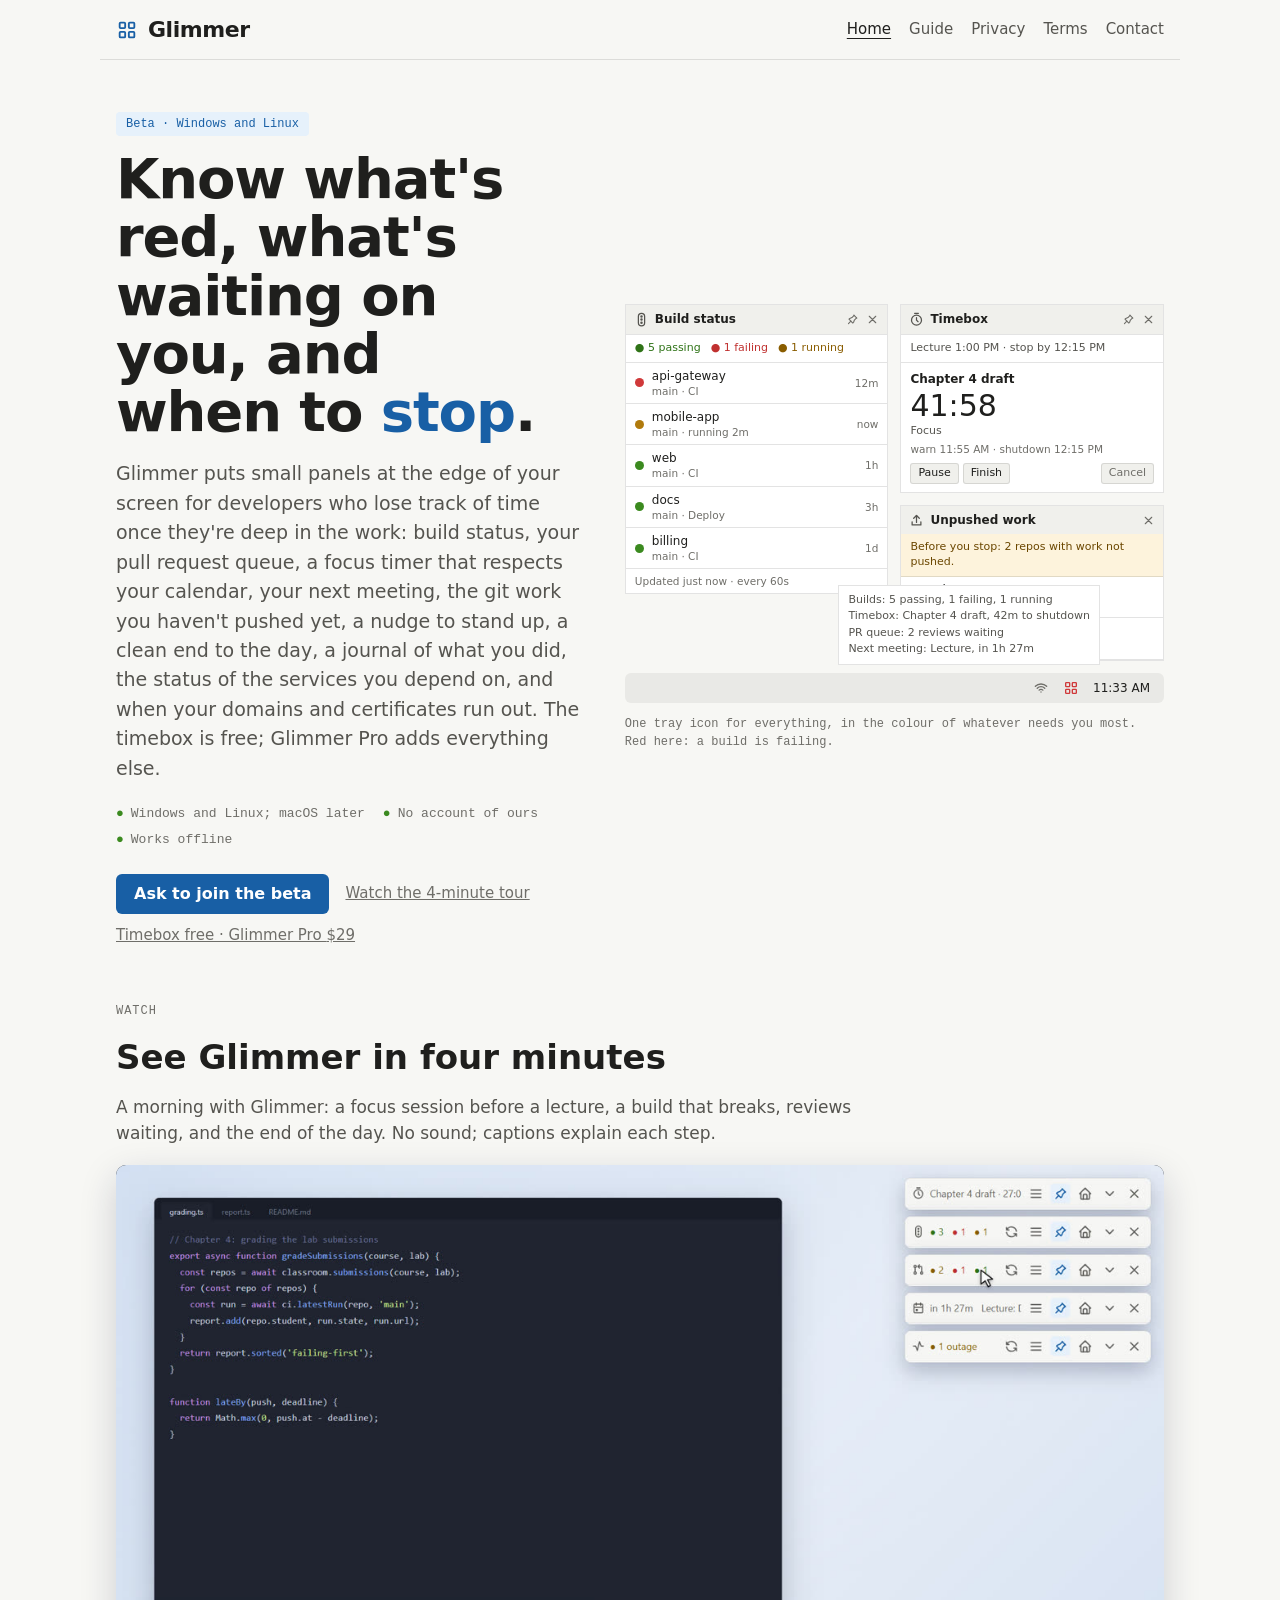
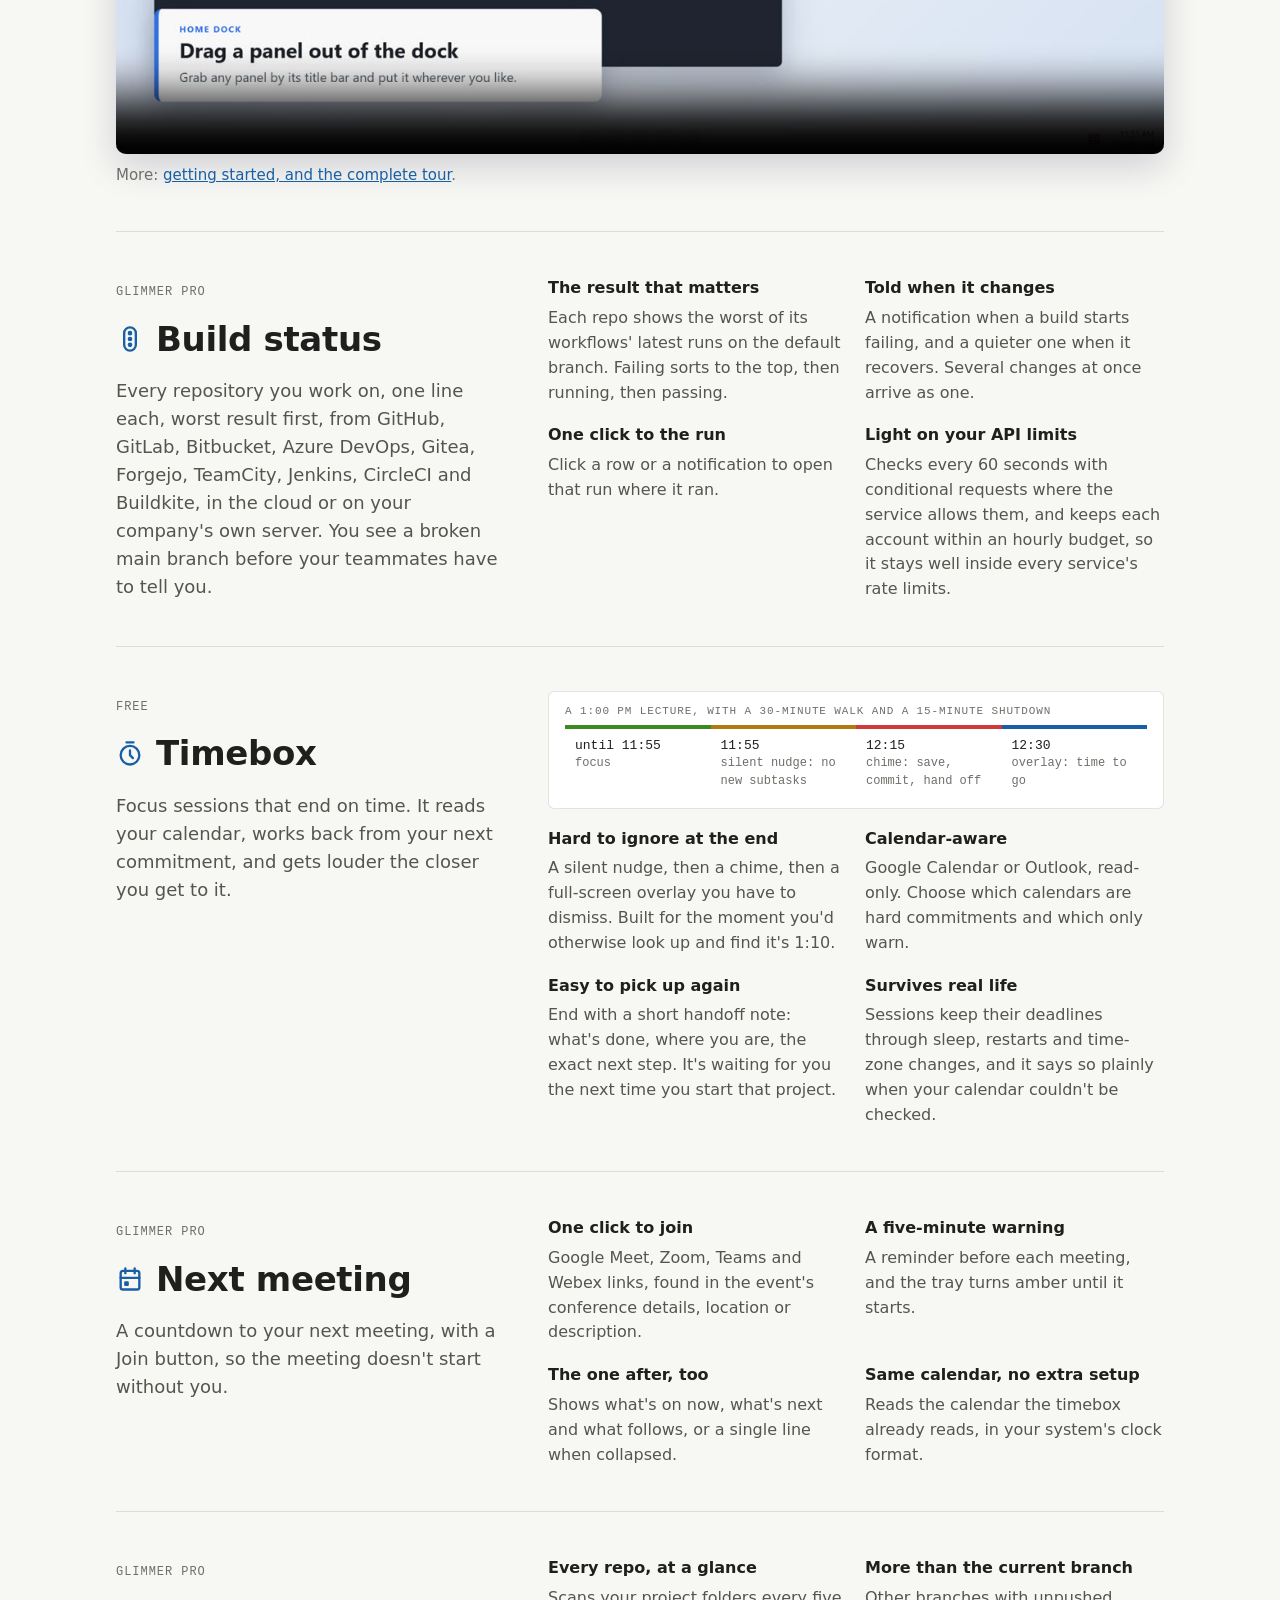
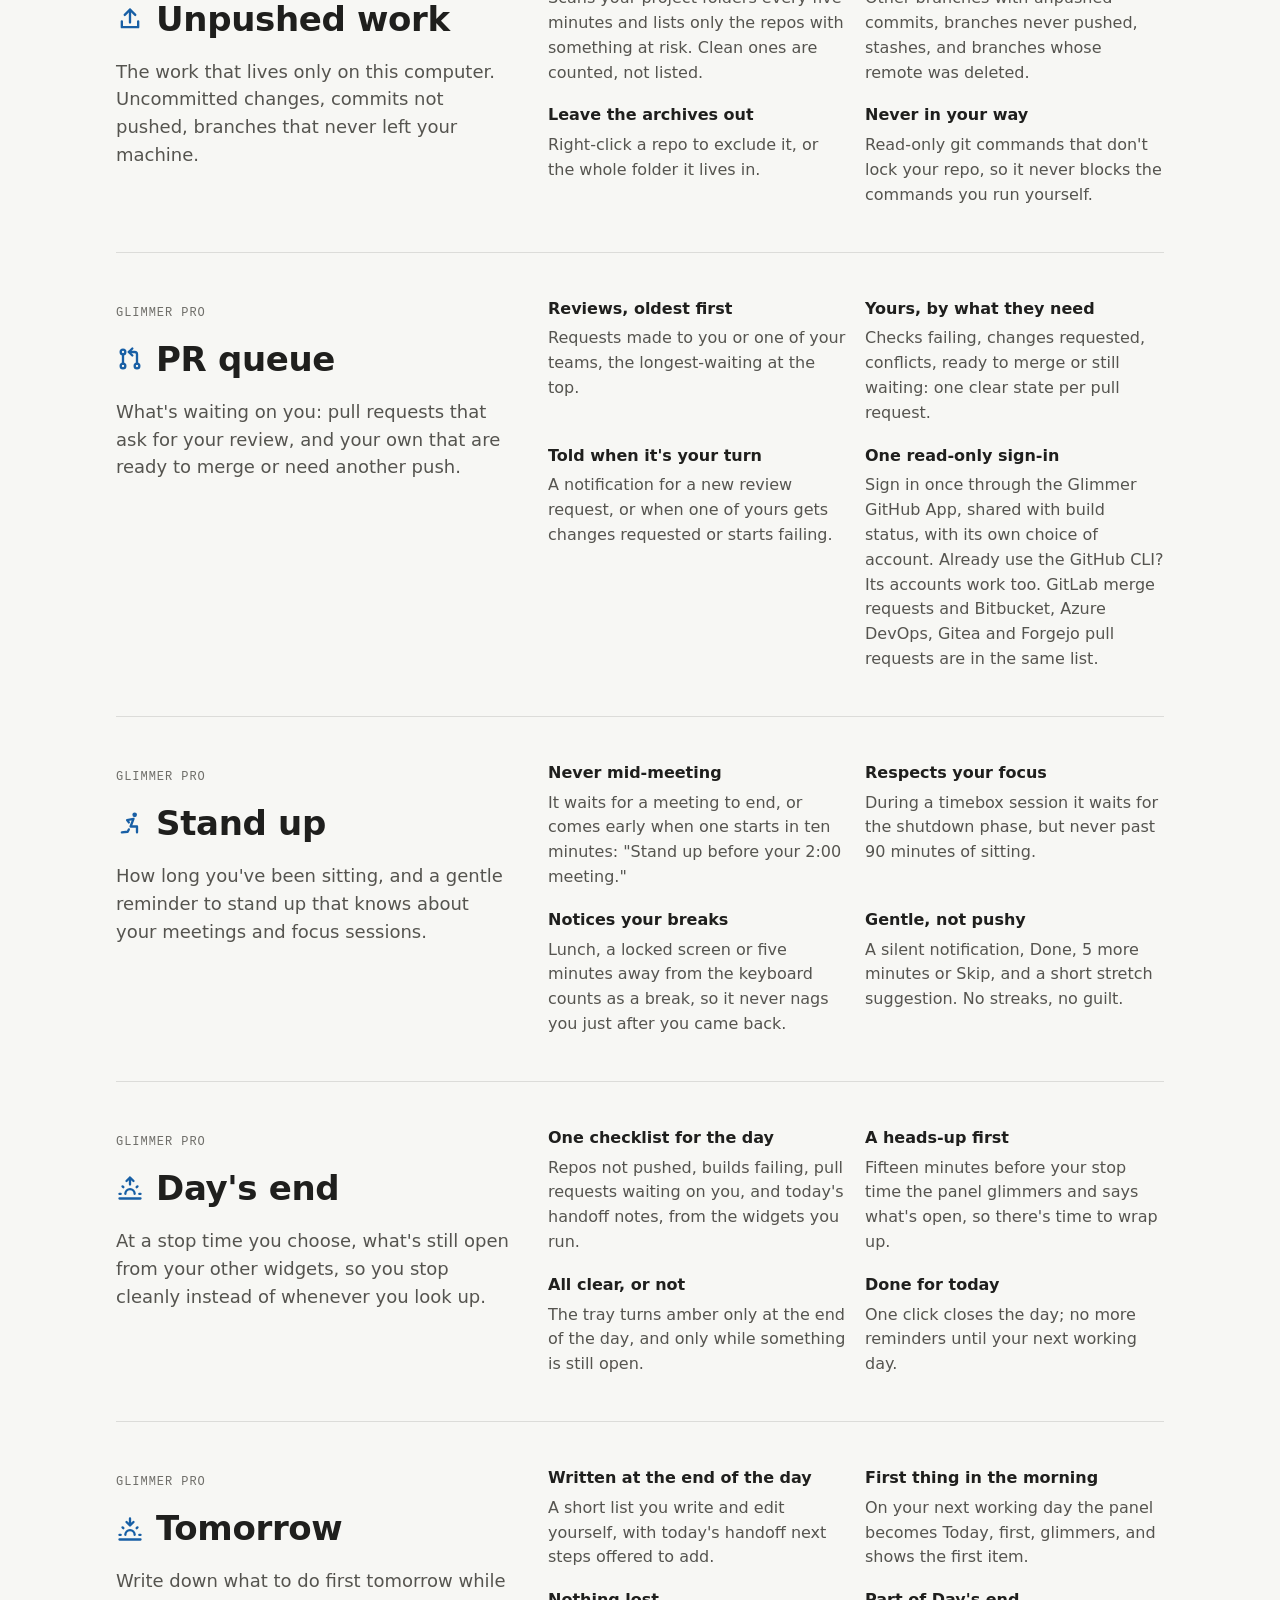
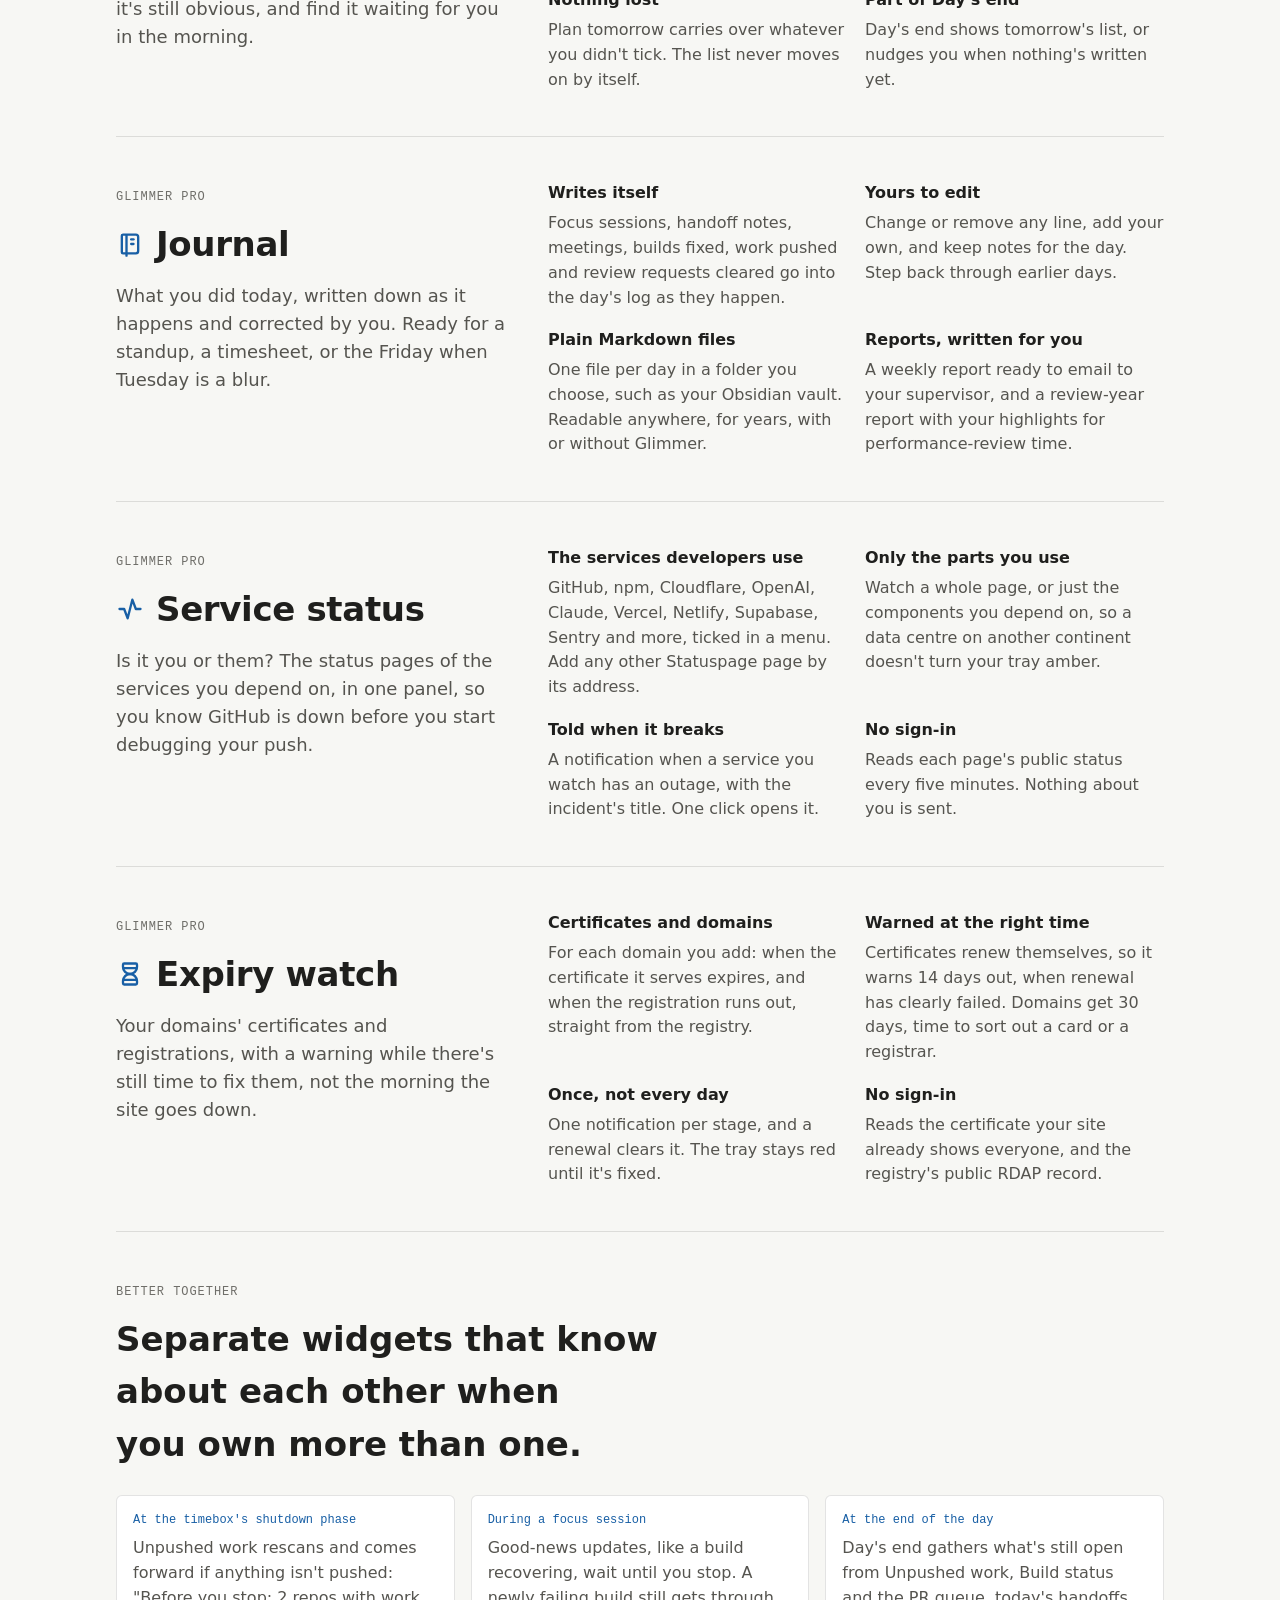
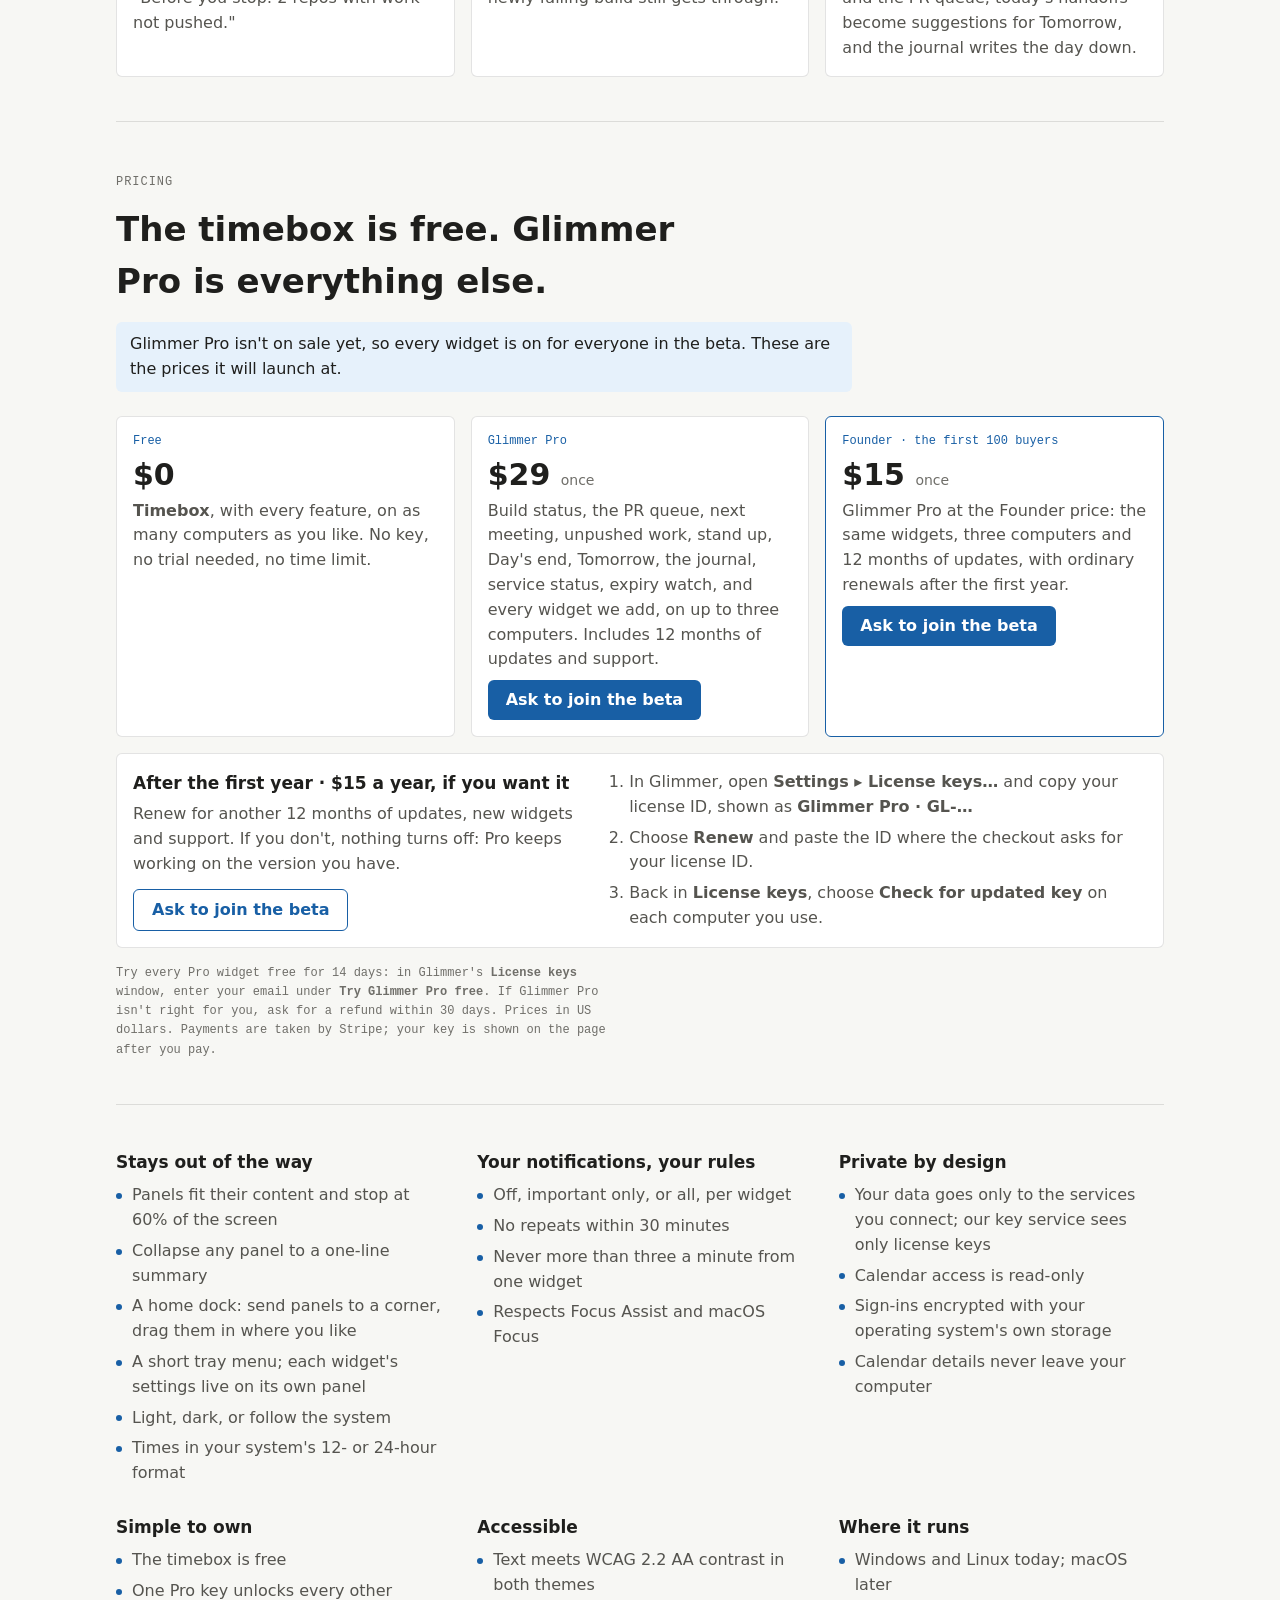
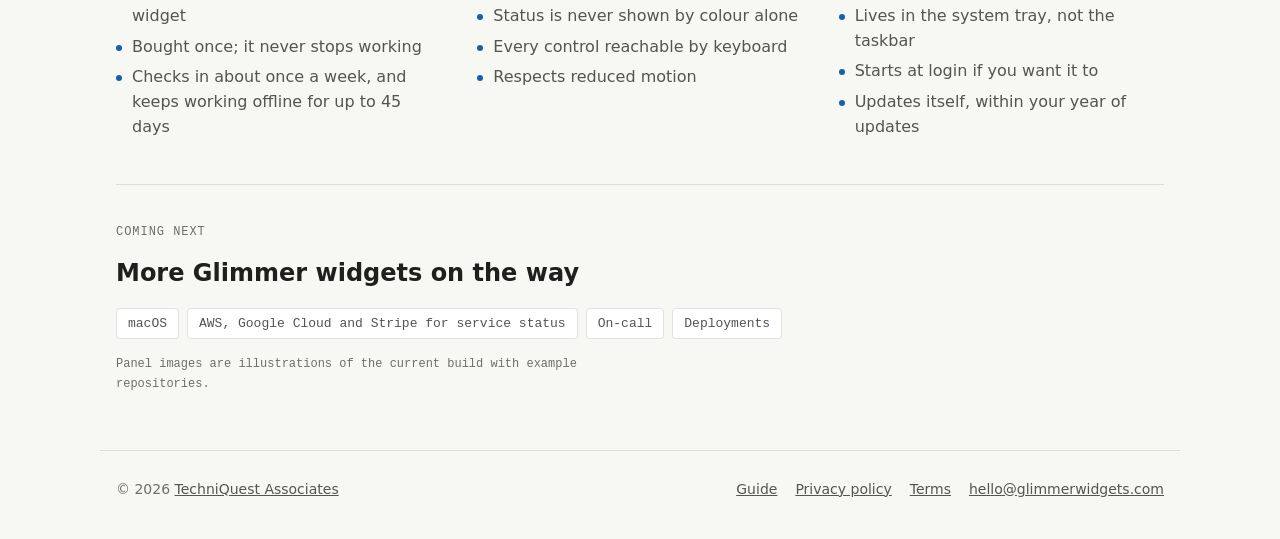
<file: index.html>
<!doctype html>
<html lang="en">
<head>
<meta charset="utf-8">
<meta name="viewport" content="width=device-width, initial-scale=1">
<title>Glimmer: desktop widgets for developers</title>
<meta name="description" content="Small panels at the edge of your screen: build status, pull requests, focus sessions that end on time, your next meeting, and unpushed git work.">
<link rel="icon" href="favicon.svg" type="image/svg+xml">
<link rel="stylesheet" href="site.css">
</head>
<body>
<svg width="0" height="0" style="position:absolute" aria-hidden="true">
  <defs>
    <g id="i-traffic" fill="none" stroke="currentColor" stroke-width="2" stroke-linecap="round" stroke-linejoin="round"><path d="M7 2m0 5a5 5 0 0 1 5 -5h0a5 5 0 0 1 5 5v10a5 5 0 0 1 -5 5h0a5 5 0 0 1 -5 -5z"/><path d="M12 7m-1 0a1 1 0 1 0 2 0a1 1 0 1 0 -2 0"/><path d="M12 12m-1 0a1 1 0 1 0 2 0a1 1 0 1 0 -2 0"/><path d="M12 17m-1 0a1 1 0 1 0 2 0a1 1 0 1 0 -2 0"/></g>
    <g id="i-timebox" fill="none" stroke="currentColor" stroke-width="2" stroke-linecap="round" stroke-linejoin="round"><path d="M4 13a8 8 0 1 0 16 0a8 8 0 1 0-16 0"/><path d="M12 9v4l2.5 2.5M9 2h6"/></g>
    <g id="i-upload" fill="none" stroke="currentColor" stroke-width="2" stroke-linecap="round" stroke-linejoin="round"><path d="M12 15V4"/><path d="M7.5 8.5L12 4l4.5 4.5"/><path d="M5 14v5h14v-5"/></g>
    <g id="i-grid" fill="none" stroke="currentColor" stroke-width="2" stroke-linecap="round" stroke-linejoin="round"><path d="M4 4m0 1a1 1 0 0 1 1 -1h4a1 1 0 0 1 1 1v4a1 1 0 0 1 -1 1h-4a1 1 0 0 1 -1 -1z"/><path d="M14 4m0 1a1 1 0 0 1 1 -1h4a1 1 0 0 1 1 1v4a1 1 0 0 1 -1 1h-4a1 1 0 0 1 -1 -1z"/><path d="M4 14m0 1a1 1 0 0 1 1 -1h4a1 1 0 0 1 1 1v4a1 1 0 0 1 -1 1h-4a1 1 0 0 1 -1 -1z"/><path d="M14 14m0 1a1 1 0 0 1 1 -1h4a1 1 0 0 1 1 1v4a1 1 0 0 1 -1 1h-4a1 1 0 0 1 -1 -1z"/></g>
    <g id="i-pin" fill="none" stroke="currentColor" stroke-width="2" stroke-linecap="round" stroke-linejoin="round"><path d="M15 4.5l-4 4-4 1.5-1.5 1.5 7 7 1.5-1.5 1.5-4 4-4"/><path d="M9 15l-4.5 4.5"/><path d="M14.5 4l5.5 5.5"/></g>
    <g id="i-close" fill="none" stroke="currentColor" stroke-width="2" stroke-linecap="round"><path d="M18 6L6 18M6 6l12 12"/></g>
    <g id="i-wifi" fill="none" stroke="currentColor" stroke-width="2" stroke-linecap="round"><path d="M12 18h.01M9.17 15.17a4 4 0 0 1 5.66 0M6.34 12.34a8 8 0 0 1 11.32 0M3.51 9.51a12 12 0 0 1 16.98 0"/></g>
    <g id="i-pr" fill="none" stroke="currentColor" stroke-width="2" stroke-linecap="round" stroke-linejoin="round"><path d="M6 18m-2 0a2 2 0 1 0 4 0a2 2 0 1 0 -4 0"/><path d="M6 6m-2 0a2 2 0 1 0 4 0a2 2 0 1 0 -4 0"/><path d="M18 18m-2 0a2 2 0 1 0 4 0a2 2 0 1 0 -4 0"/><path d="M6 8l0 8"/><path d="M11 6h5a2 2 0 0 1 2 2v8"/><path d="M14 9l-3 -3l3 -3"/></g>
    <g id="i-stretch" fill="none" stroke="currentColor" stroke-width="2" stroke-linecap="round" stroke-linejoin="round"><path d="M16 5m-1 0a1 1 0 1 0 2 0a1 1 0 1 0 -2 0"/><path d="M5 20l5 -.5l1 -2"/><path d="M18 20v-5h-5.5l2.5 -6.5l-5.5 1l1.5 2"/></g>
    <g id="i-sunset" fill="none" stroke="currentColor" stroke-width="2" stroke-linecap="round" stroke-linejoin="round"><path d="M3 17h1m16 0h1m-15.4 -6.4l.7 .7m12.1 -.7l-.7 .7m-9.7 5.7a4 4 0 0 1 8 0"/><path d="M3 21l18 0"/><path d="M12 9v-6l3 3m-6 0l3 -3"/></g>
    <g id="i-sunrise" fill="none" stroke="currentColor" stroke-width="2" stroke-linecap="round" stroke-linejoin="round"><path d="M3 17h1m16 0h1m-15.4 -6.4l.7 .7m12.1 -.7l-.7 .7m-9.7 5.7a4 4 0 0 1 8 0"/><path d="M3 21l18 0"/><path d="M12 3v6l3 -3m-6 0l3 3"/></g>
    <g id="i-activity" fill="none" stroke="currentColor" stroke-width="2" stroke-linecap="round" stroke-linejoin="round"><path d="M3 12h4l3 8l4-16l3 8h4"/></g>
    <g id="i-hourglass" fill="none" stroke="currentColor" stroke-width="2" stroke-linecap="round" stroke-linejoin="round"><path d="M6.5 7h11M6.5 17h11"/><path d="M6 20v-2a6 6 0 1 1 12 0v2a1 1 0 0 1-1 1h-10a1 1 0 0 1-1-1z"/><path d="M6 4v2a6 6 0 1 0 12 0v-2a1 1 0 0 0-1-1h-10a1 1 0 0 0-1 1z"/></g>
    <g id="i-notebook" fill="none" stroke="currentColor" stroke-width="2" stroke-linecap="round" stroke-linejoin="round"><path d="M6 4h11a2 2 0 0 1 2 2v12a2 2 0 0 1 -2 2h-11a1 1 0 0 1 -1 -1v-14a1 1 0 0 1 1 -1m3 0v18"/><path d="M13 8l2 0"/><path d="M13 12l2 0"/></g>
    <g id="i-cal" fill="none" stroke="currentColor" stroke-width="2" stroke-linecap="round" stroke-linejoin="round"><path d="M4 5m0 2a2 2 0 0 1 2 -2h12a2 2 0 0 1 2 2v12a2 2 0 0 1 -2 2h-12a2 2 0 0 1 -2 -2z"/><path d="M16 3l0 4"/><path d="M8 3l0 4"/><path d="M4 11l16 0"/><path d="M8 15h2v2h-2z"/></g>
  </defs>
</svg>

<header class="wrap top">
  <a class="brand" href="./"><svg viewBox="0 0 24 24" aria-hidden="true"><use href="#i-grid"/></svg>Glimmer</a>
  <nav aria-label="Site">
    <a href="./" aria-current="page">Home</a>
    <a href="guide.html">Guide</a>
    <a href="privacy.html">Privacy</a>
    <a href="terms.html">Terms</a>
    <a href="mailto:hello@glimmerwidgets.com">Contact</a>
  </nav>
</header>

<section class="wrap hero" aria-labelledby="hero-title">
  <div>
    <span class="status">Beta · Windows and Linux</span>
    <h1 id="hero-title">Know what's red, what's waiting on you, and when to <em>stop</em>.</h1>
    <p class="lede">Glimmer puts small panels at the edge of your screen for developers who lose track of time once they're deep in the work: build status, your pull request queue, a focus timer that respects your calendar, your next meeting, the git work you haven't pushed yet, a nudge to stand up, a clean end to the day, a journal of what you did, the status of the services you depend on, and when your domains and certificates run out. The timebox is free; Glimmer Pro adds everything else.</p>
    <div class="facts"><span>Windows and Linux; macOS later</span><span>No account of ours</span><span>Works offline</span></div>
    <div class="cta"><a class="btn" href="mailto:hello@glimmerwidgets.com?subject=Glimmer%20beta">Ask to join the beta</a><a class="note" href="#watch">Watch the 4-minute tour</a><a class="note" href="#pricing">Timebox free · Glimmer Pro <span data-price="pro">$29</span></a></div>
  </div>

  <div class="desk" role="img" aria-label="Three Glimmer panels on a desktop: build status with one failing build, a timebox counting down to 12:15 PM before a 1:00 PM lecture, and unpushed work listing two repos, above a taskbar whose single tray icon is red because a build is failing.">
    <div class="desk-panels">
      <div class="p">
        <div class="bar"><svg viewBox="0 0 24 24"><use href="#i-traffic"/></svg><span class="t">Build status</span><span class="btns"><svg viewBox="0 0 24 24"><use href="#i-pin"/></svg><svg viewBox="0 0 24 24"><use href="#i-close"/></svg></span></div>
        <div class="strip"><span class="k ok">5 passing</span><span class="k danger">1 failing</span><span class="k warn">1 running</span></div>
        <div class="row"><span class="dot danger"></span><div style="min-width:0"><div class="n">api-gateway</div><div class="m">main · CI</div></div><span class="age">12m</span></div>
        <div class="row"><span class="dot warn"></span><div style="min-width:0"><div class="n">mobile-app</div><div class="m">main · running 2m</div></div><span class="age">now</span></div>
        <div class="row"><span class="dot ok"></span><div style="min-width:0"><div class="n">web</div><div class="m">main · CI</div></div><span class="age">1h</span></div>
        <div class="row"><span class="dot ok"></span><div style="min-width:0"><div class="n">docs</div><div class="m">main · Deploy</div></div><span class="age">3h</span></div>
        <div class="row"><span class="dot ok"></span><div style="min-width:0"><div class="n">billing</div><div class="m">main · CI</div></div><span class="age">1d</span></div>
        <div class="ft"><span>Updated just now · every 60s</span></div>
      </div>
      <div class="p">
        <div class="bar"><svg viewBox="0 0 24 24"><use href="#i-timebox"/></svg><span class="t">Timebox</span><span class="btns"><svg viewBox="0 0 24 24"><use href="#i-pin"/></svg><svg viewBox="0 0 24 24"><use href="#i-close"/></svg></span></div>
        <div class="strip"><span>Lecture 1:00 PM · stop by 12:15 PM</span></div>
        <div class="tb">
          <div class="proj">Chapter 4 draft</div>
          <div class="cd">41:58</div>
          <div class="ph">Focus</div>
          <div class="tm">warn 11:55 AM · shutdown 12:15 PM</div>
          <div class="btnrow"><span>Pause</span><span>Finish</span><span>Cancel</span></div>
        </div>
      </div>
      <div class="p">
        <div class="bar"><svg viewBox="0 0 24 24"><use href="#i-upload"/></svg><span class="t">Unpushed work</span><span class="btns"><svg viewBox="0 0 24 24"><use href="#i-close"/></svg></span></div>
        <div class="banner">Before you stop: 2 repos with work not pushed.</div>
        <div class="row"><span class="dot warn"></span><div style="min-width:0"><div class="n">api-gateway</div><div class="m">main · 3 changed · 1 to push</div></div><span class="age"></span></div>
        <div class="row"><span class="dot warn"></span><div style="min-width:0"><div class="n">docs</div><div class="m">spike · never pushed</div></div><span class="age"></span></div>
      </div>
    </div>
    <div class="taskbar">
      <div class="tip">Builds: 5 passing, 1 failing, 1 running<br>Timebox: Chapter 4 draft, 42m to shutdown<br>PR queue: 2 reviews waiting<br>Next meeting: Lecture, in 1h 27m</div>
      <svg class="quiet" viewBox="0 0 24 24"><use href="#i-wifi"/></svg>
      <svg class="grid-ico" viewBox="0 0 24 24"><use href="#i-grid"/></svg>
      <span>11:33 AM</span>
    </div>
    <p class="desk-caption">One tray icon for everything, in the colour of whatever needs you most. Red here: a build is failing.</p>
  </div>
</section>

<section class="wrap watch" id="watch" aria-labelledby="watch-title">
  <span class="eyebrow">Watch</span>
  <h2 id="watch-title">See Glimmer in four minutes</h2>
  <p>A morning with Glimmer: a focus session before a lecture, a build that breaks, reviews waiting, and the end of the day. No sound; captions explain each step.</p>
  <video controls preload="none" playsinline width="1920" height="1080" poster="media/overview-poster.jpg">
    <source src="media/glimmer-overview.mp4" type="video/mp4">
    Your browser can't play this video. <a href="media/glimmer-overview.mp4">Download it</a> instead.
  </video>
  <p class="note">More: <a href="guide.html#videos">getting started, and the complete tour</a>.</p>
</section>

<main class="wrap">
  <section class="band" aria-labelledby="bs">
    <div>
      <span class="eyebrow">Glimmer Pro</span>
      <h2 id="bs"><svg viewBox="0 0 24 24" aria-hidden="true"><use href="#i-traffic"/></svg>Build status</h2>
      <p class="pitch">Every repository you work on, one line each, worst result first, from GitHub, GitLab, Bitbucket, Azure DevOps, Gitea, Forgejo, TeamCity, Jenkins, CircleCI and Buildkite, in the cloud or on your company's own server. You see a broken main branch before your teammates have to tell you.</p>
    </div>
    <div class="feats">
      <div class="feat"><h3>The result that matters</h3><p>Each repo shows the worst of its workflows' latest runs on the default branch. Failing sorts to the top, then running, then passing.</p></div>
      <div class="feat"><h3>Told when it changes</h3><p>A notification when a build starts failing, and a quieter one when it recovers. Several changes at once arrive as one.</p></div>
      <div class="feat"><h3>One click to the run</h3><p>Click a row or a notification to open that run where it ran.</p></div>
      <div class="feat"><h3>Light on your API limits</h3><p>Checks every 60 seconds with conditional requests where the service allows them, and keeps each account within an hourly budget, so it stays well inside every service's rate limits.</p></div>
    </div>
  </section>

  <section class="band" aria-labelledby="tb">
    <div>
      <span class="eyebrow">Free</span>
      <h2 id="tb"><svg viewBox="0 0 24 24" aria-hidden="true"><use href="#i-timebox"/></svg>Timebox</h2>
      <p class="pitch">Focus sessions that end on time. It reads your calendar, works back from your next commitment, and gets louder the closer you get to it.</p>
    </div>
    <div class="feats">
      <div class="example">
        <span class="label">A 1:00 PM lecture, with a 30-minute walk and a 15-minute shutdown</span>
        <div class="timeline">
          <div class="focus"><b>until 11:55</b><span>focus</span></div>
          <div class="warn"><b>11:55</b><span>silent nudge: no new subtasks</span></div>
          <div class="shut"><b>12:15</b><span>chime: save, commit, hand off</span></div>
          <div class="go"><b>12:30</b><span>overlay: time to go</span></div>
        </div>
      </div>
      <div class="feat"><h3>Hard to ignore at the end</h3><p>A silent nudge, then a chime, then a full-screen overlay you have to dismiss. Built for the moment you'd otherwise look up and find it's 1:10.</p></div>
      <div class="feat"><h3>Calendar-aware</h3><p>Google Calendar or Outlook, read-only. Choose which calendars are hard commitments and which only warn.</p></div>
      <div class="feat"><h3>Easy to pick up again</h3><p>End with a short handoff note: what's done, where you are, the exact next step. It's waiting for you the next time you start that project.</p></div>
      <div class="feat"><h3>Survives real life</h3><p>Sessions keep their deadlines through sleep, restarts and time-zone changes, and it says so plainly when your calendar couldn't be checked.</p></div>
    </div>
  </section>

  <section class="band" aria-labelledby="nm">
    <div>
      <span class="eyebrow">Glimmer Pro</span>
      <h2 id="nm"><svg viewBox="0 0 24 24" aria-hidden="true"><use href="#i-cal"/></svg>Next meeting</h2>
      <p class="pitch">A countdown to your next meeting, with a Join button, so the meeting doesn't start without you.</p>
    </div>
    <div class="feats">
      <div class="feat"><h3>One click to join</h3><p>Google Meet, Zoom, Teams and Webex links, found in the event's conference details, location or description.</p></div>
      <div class="feat"><h3>A five-minute warning</h3><p>A reminder before each meeting, and the tray turns amber until it starts.</p></div>
      <div class="feat"><h3>The one after, too</h3><p>Shows what's on now, what's next and what follows, or a single line when collapsed.</p></div>
      <div class="feat"><h3>Same calendar, no extra setup</h3><p>Reads the calendar the timebox already reads, in your system's clock format.</p></div>
    </div>
  </section>

  <section class="band" aria-labelledby="up">
    <div>
      <span class="eyebrow">Glimmer Pro</span>
      <h2 id="up"><svg viewBox="0 0 24 24" aria-hidden="true"><use href="#i-upload"/></svg>Unpushed work</h2>
      <p class="pitch">The work that lives only on this computer. Uncommitted changes, commits not pushed, branches that never left your machine.</p>
    </div>
    <div class="feats">
      <div class="feat"><h3>Every repo, at a glance</h3><p>Scans your project folders every five minutes and lists only the repos with something at risk. Clean ones are counted, not listed.</p></div>
      <div class="feat"><h3>More than the current branch</h3><p>Other branches with unpushed commits, branches never pushed, stashes, and branches whose remote was deleted.</p></div>
      <div class="feat"><h3>Leave the archives out</h3><p>Right-click a repo to exclude it, or the whole folder it lives in.</p></div>
      <div class="feat"><h3>Never in your way</h3><p>Read-only git commands that don't lock your repo, so it never blocks the commands you run yourself.</p></div>
    </div>
  </section>

  <section class="band" aria-labelledby="pq">
    <div>
      <span class="eyebrow">Glimmer Pro</span>
      <h2 id="pq"><svg viewBox="0 0 24 24" aria-hidden="true"><use href="#i-pr"/></svg>PR queue</h2>
      <p class="pitch">What's waiting on you: pull requests that ask for your review, and your own that are ready to merge or need another push.</p>
    </div>
    <div class="feats">
      <div class="feat"><h3>Reviews, oldest first</h3><p>Requests made to you or one of your teams, the longest-waiting at the top.</p></div>
      <div class="feat"><h3>Yours, by what they need</h3><p>Checks failing, changes requested, conflicts, ready to merge or still waiting: one clear state per pull request.</p></div>
      <div class="feat"><h3>Told when it's your turn</h3><p>A notification for a new review request, or when one of yours gets changes requested or starts failing.</p></div>
      <div class="feat"><h3>One read-only sign-in</h3><p>Sign in once through the Glimmer GitHub App, shared with build status, with its own choice of account. Already use the GitHub CLI? Its accounts work too. GitLab merge requests and Bitbucket, Azure DevOps, Gitea and Forgejo pull requests are in the same list.</p></div>
    </div>
  </section>

  <section class="band" aria-labelledby="su">
    <div>
      <span class="eyebrow">Glimmer Pro</span>
      <h2 id="su"><svg viewBox="0 0 24 24" aria-hidden="true"><use href="#i-stretch"/></svg>Stand up</h2>
      <p class="pitch">How long you've been sitting, and a gentle reminder to stand up that knows about your meetings and focus sessions.</p>
    </div>
    <div class="feats">
      <div class="feat"><h3>Never mid-meeting</h3><p>It waits for a meeting to end, or comes early when one starts in ten minutes: "Stand up before your 2:00 meeting."</p></div>
      <div class="feat"><h3>Respects your focus</h3><p>During a timebox session it waits for the shutdown phase, but never past 90 minutes of sitting.</p></div>
      <div class="feat"><h3>Notices your breaks</h3><p>Lunch, a locked screen or five minutes away from the keyboard counts as a break, so it never nags you just after you came back.</p></div>
      <div class="feat"><h3>Gentle, not pushy</h3><p>A silent notification, Done, 5 more minutes or Skip, and a short stretch suggestion. No streaks, no guilt.</p></div>
    </div>
  </section>

  <section class="band" aria-labelledby="de">
    <div>
      <span class="eyebrow">Glimmer Pro</span>
      <h2 id="de"><svg viewBox="0 0 24 24" aria-hidden="true"><use href="#i-sunset"/></svg>Day's end</h2>
      <p class="pitch">At a stop time you choose, what's still open from your other widgets, so you stop cleanly instead of whenever you look up.</p>
    </div>
    <div class="feats">
      <div class="feat"><h3>One checklist for the day</h3><p>Repos not pushed, builds failing, pull requests waiting on you, and today's handoff notes, from the widgets you run.</p></div>
      <div class="feat"><h3>A heads-up first</h3><p>Fifteen minutes before your stop time the panel glimmers and says what's open, so there's time to wrap up.</p></div>
      <div class="feat"><h3>All clear, or not</h3><p>The tray turns amber only at the end of the day, and only while something is still open.</p></div>
      <div class="feat"><h3>Done for today</h3><p>One click closes the day; no more reminders until your next working day.</p></div>
    </div>
  </section>

  <section class="band" aria-labelledby="tm">
    <div>
      <span class="eyebrow">Glimmer Pro</span>
      <h2 id="tm"><svg viewBox="0 0 24 24" aria-hidden="true"><use href="#i-sunrise"/></svg>Tomorrow</h2>
      <p class="pitch">Write down what to do first tomorrow while it's still obvious, and find it waiting for you in the morning.</p>
    </div>
    <div class="feats">
      <div class="feat"><h3>Written at the end of the day</h3><p>A short list you write and edit yourself, with today's handoff next steps offered to add.</p></div>
      <div class="feat"><h3>First thing in the morning</h3><p>On your next working day the panel becomes Today, first, glimmers, and shows the first item.</p></div>
      <div class="feat"><h3>Nothing lost</h3><p>Plan tomorrow carries over whatever you didn't tick. The list never moves on by itself.</p></div>
      <div class="feat"><h3>Part of Day's end</h3><p>Day's end shows tomorrow's list, or nudges you when nothing's written yet.</p></div>
    </div>
  </section>

  <section class="band" aria-labelledby="jn">
    <div>
      <span class="eyebrow">Glimmer Pro</span>
      <h2 id="jn"><svg viewBox="0 0 24 24" aria-hidden="true"><use href="#i-notebook"/></svg>Journal</h2>
      <p class="pitch">What you did today, written down as it happens and corrected by you. Ready for a standup, a timesheet, or the Friday when Tuesday is a blur.</p>
    </div>
    <div class="feats">
      <div class="feat"><h3>Writes itself</h3><p>Focus sessions, handoff notes, meetings, builds fixed, work pushed and review requests cleared go into the day's log as they happen.</p></div>
      <div class="feat"><h3>Yours to edit</h3><p>Change or remove any line, add your own, and keep notes for the day. Step back through earlier days.</p></div>
      <div class="feat"><h3>Plain Markdown files</h3><p>One file per day in a folder you choose, such as your Obsidian vault. Readable anywhere, for years, with or without Glimmer.</p></div>
      <div class="feat"><h3>Reports, written for you</h3><p>A weekly report ready to email to your supervisor, and a review-year report with your highlights for performance-review time.</p></div>
    </div>
  </section>

  <section class="band" aria-labelledby="ss">
    <div>
      <span class="eyebrow">Glimmer Pro</span>
      <h2 id="ss"><svg viewBox="0 0 24 24" aria-hidden="true"><use href="#i-activity"/></svg>Service status</h2>
      <p class="pitch">Is it you or them? The status pages of the services you depend on, in one panel, so you know GitHub is down before you start debugging your push.</p>
    </div>
    <div class="feats">
      <div class="feat"><h3>The services developers use</h3><p>GitHub, npm, Cloudflare, OpenAI, Claude, Vercel, Netlify, Supabase, Sentry and more, ticked in a menu. Add any other Statuspage page by its address.</p></div>
      <div class="feat"><h3>Only the parts you use</h3><p>Watch a whole page, or just the components you depend on, so a data centre on another continent doesn't turn your tray amber.</p></div>
      <div class="feat"><h3>Told when it breaks</h3><p>A notification when a service you watch has an outage, with the incident's title. One click opens it.</p></div>
      <div class="feat"><h3>No sign-in</h3><p>Reads each page's public status every five minutes. Nothing about you is sent.</p></div>
    </div>
  </section>

  <section class="band" aria-labelledby="ex">
    <div>
      <span class="eyebrow">Glimmer Pro</span>
      <h2 id="ex"><svg viewBox="0 0 24 24" aria-hidden="true"><use href="#i-hourglass"/></svg>Expiry watch</h2>
      <p class="pitch">Your domains' certificates and registrations, with a warning while there's still time to fix them, not the morning the site goes down.</p>
    </div>
    <div class="feats">
      <div class="feat"><h3>Certificates and domains</h3><p>For each domain you add: when the certificate it serves expires, and when the registration runs out, straight from the registry.</p></div>
      <div class="feat"><h3>Warned at the right time</h3><p>Certificates renew themselves, so it warns 14 days out, when renewal has clearly failed. Domains get 30 days, time to sort out a card or a registrar.</p></div>
      <div class="feat"><h3>Once, not every day</h3><p>One notification per stage, and a renewal clears it. The tray stays red until it's fixed.</p></div>
      <div class="feat"><h3>No sign-in</h3><p>Reads the certificate your site already shows everyone, and the registry's public RDAP record.</p></div>
    </div>
  </section>

  <section class="together" aria-labelledby="tog">
    <span class="eyebrow">Better together</span>
    <h2 id="tog">Separate widgets that know about each other when you own more than one.</h2>
    <div class="flows">
      <div class="flow"><span class="when">At the timebox's shutdown phase</span><p>Unpushed work rescans and comes forward if anything isn't pushed: "Before you stop: 2 repos with work not pushed."</p></div>
      <div class="flow"><span class="when">During a focus session</span><p>Good-news updates, like a build recovering, wait until you stop. A newly failing build still gets through.</p></div>
      <div class="flow"><span class="when">At the end of the day</span><p>Day's end gathers what's still open from Unpushed work, Build status and the PR queue, today's handoffs become suggestions for Tomorrow, and the journal writes the day down.</p></div>
    </div>
  </section>

  <!-- Prices and Payment Links are set in store.js, in its STORE block at the top.
       The prices written in this section are only what shows without JavaScript;
       store.js replaces every [data-price] with its own figures. -->
  <section class="together" id="pricing" aria-labelledby="pr">
    <span class="eyebrow">Pricing</span>
    <h2 id="pr">The timebox is free. Glimmer Pro is everything else.</h2>
    <p class="store-closed" id="store-closed">Glimmer Pro isn't on sale yet, so every widget is on for everyone in the beta. These are the prices it will launch at.</p>
    <div class="flows plans">
      <div class="flow plan">
        <span class="when">Free</span>
        <p class="price">$0</p>
        <p><strong>Timebox</strong>, with every feature, on as many computers as you like. No key, no trial needed, no time limit.</p>
      </div>
      <div class="flow plan">
        <span class="when">Glimmer Pro</span>
        <p class="price"><span data-price="pro">$29</span> <span class="per">once</span></p>
        <p>Build status, the PR queue, next meeting, unpushed work, stand up, Day's end, Tomorrow, the journal, service status, expiry watch, and every widget we add, on up to three computers. Includes 12 months of updates and support.</p>
        <a class="btn" data-buy="pro" href="mailto:hello@glimmerwidgets.com?subject=Glimmer%20beta">Ask to join the beta</a>
      </div>
      <div class="flow plan founder">
        <span class="when">Founder · the first <span data-founder-limit>100</span> buyers</span>
        <p class="price"><span data-price="founder">$15</span> <span class="per">once</span></p>
        <p>Glimmer Pro at the Founder price: the same widgets, three computers and 12 months of updates, with ordinary renewals after the first year.</p>
        <p class="left" id="founder-left" role="status" hidden></p>
        <a class="btn" data-buy="founder" href="mailto:hello@glimmerwidgets.com?subject=Glimmer%20beta">Ask to join the beta</a>
      </div>
    </div>
    <div class="renew" id="renew">
      <div>
        <h3>After the first year · <span data-price="renewal">$15</span> a year, if you want it</h3>
        <p>Renew for another 12 months of updates, new widgets and support. If you don't, nothing turns off: Pro keeps working on the version you have.</p>
      </div>
      <ol>
        <li>In Glimmer, open <strong>Settings ▸ License keys…</strong> and copy your license ID, shown as <strong>Glimmer Pro · GL-…</strong></li>
        <li>Choose <strong>Renew</strong> and paste the ID where the checkout asks for your license ID.</li>
        <li>Back in <strong>License keys</strong>, choose <strong>Check for updated key</strong> on each computer you use.</li>
      </ol>
      <a class="btn quiet" data-buy="renewal" href="mailto:hello@glimmerwidgets.com?subject=Glimmer%20beta">Ask to join the beta</a>
    </div>
    <p class="foot">Try every Pro widget free for 14 days: in Glimmer's <strong>License keys</strong> window, enter your email under <strong>Try Glimmer Pro free</strong>. If Glimmer Pro isn't right for you, ask for a refund within 30 days. Prices in US dollars. Payments are taken by Stripe; your key is shown on the page after you pay.</p>
  </section>

  <section class="facts-grid" aria-label="Details">
    <div>
      <h3>Stays out of the way</h3>
      <ul>
        <li>Panels fit their content and stop at 60% of the screen</li>
        <li>Collapse any panel to a one-line summary</li>
        <li>A home dock: send panels to a corner, drag them in where you like</li>
        <li>A short tray menu; each widget's settings live on its own panel</li>
        <li>Light, dark, or follow the system</li>
        <li>Times in your system's 12- or 24-hour format</li>
      </ul>
    </div>
    <div>
      <h3>Your notifications, your rules</h3>
      <ul>
        <li>Off, important only, or all, per widget</li>
        <li>No repeats within 30 minutes</li>
        <li>Never more than three a minute from one widget</li>
        <li>Respects Focus Assist and macOS Focus</li>
      </ul>
    </div>
    <div>
      <h3>Private by design</h3>
      <ul>
        <li>Your data goes only to the services you connect; our key service sees only license keys</li>
        <li>Calendar access is read-only</li>
        <li>Sign-ins encrypted with your operating system's own storage</li>
        <li>Calendar details never leave your computer</li>
      </ul>
    </div>
    <div>
      <h3>Simple to own</h3>
      <ul>
        <li>The timebox is free</li>
        <li>One Pro key unlocks every other widget</li>
        <li>Bought once; it never stops working</li>
        <li>Checks in about once a week, and keeps working offline for up to 45 days</li>
      </ul>
    </div>
    <div>
      <h3>Accessible</h3>
      <ul>
        <li>Text meets WCAG 2.2 AA contrast in both themes</li>
        <li>Status is never shown by colour alone</li>
        <li>Every control reachable by keyboard</li>
        <li>Respects reduced motion</li>
      </ul>
    </div>
    <div>
      <h3>Where it runs</h3>
      <ul>
        <li>Windows and Linux today; macOS later</li>
        <li>Lives in the system tray, not the taskbar</li>
        <li>Starts at login if you want it to</li>
        <li>Updates itself, within your year of updates</li>
      </ul>
    </div>
  </section>

  <section class="roadmap" aria-labelledby="rm">
    <span class="eyebrow">Coming next</span>
    <h2 id="rm">More Glimmer widgets on the way</h2>
    <div class="chips">
      <span class="chip">macOS</span>
      <span class="chip">AWS, Google Cloud and Stripe for service status</span>
      <span class="chip">On-call</span>
      <span class="chip">Deployments</span>
    </div>
    <p class="foot">Panel images are illustrations of the current build with example repositories.</p>
  </section>
</main>

<footer class="wrap site-foot">
  <span>&copy; 2026 <a href="https://techniquestassociates.com/">TechniQuest Associates</a></span>
  <nav aria-label="Footer"><a href="guide.html">Guide</a><a href="privacy.html">Privacy policy</a><a href="terms.html">Terms</a><a href="mailto:hello@glimmerwidgets.com">hello@glimmerwidgets.com</a></nav>
</footer>

<script src="store.js" defer></script>
</body>
</html>
</file>
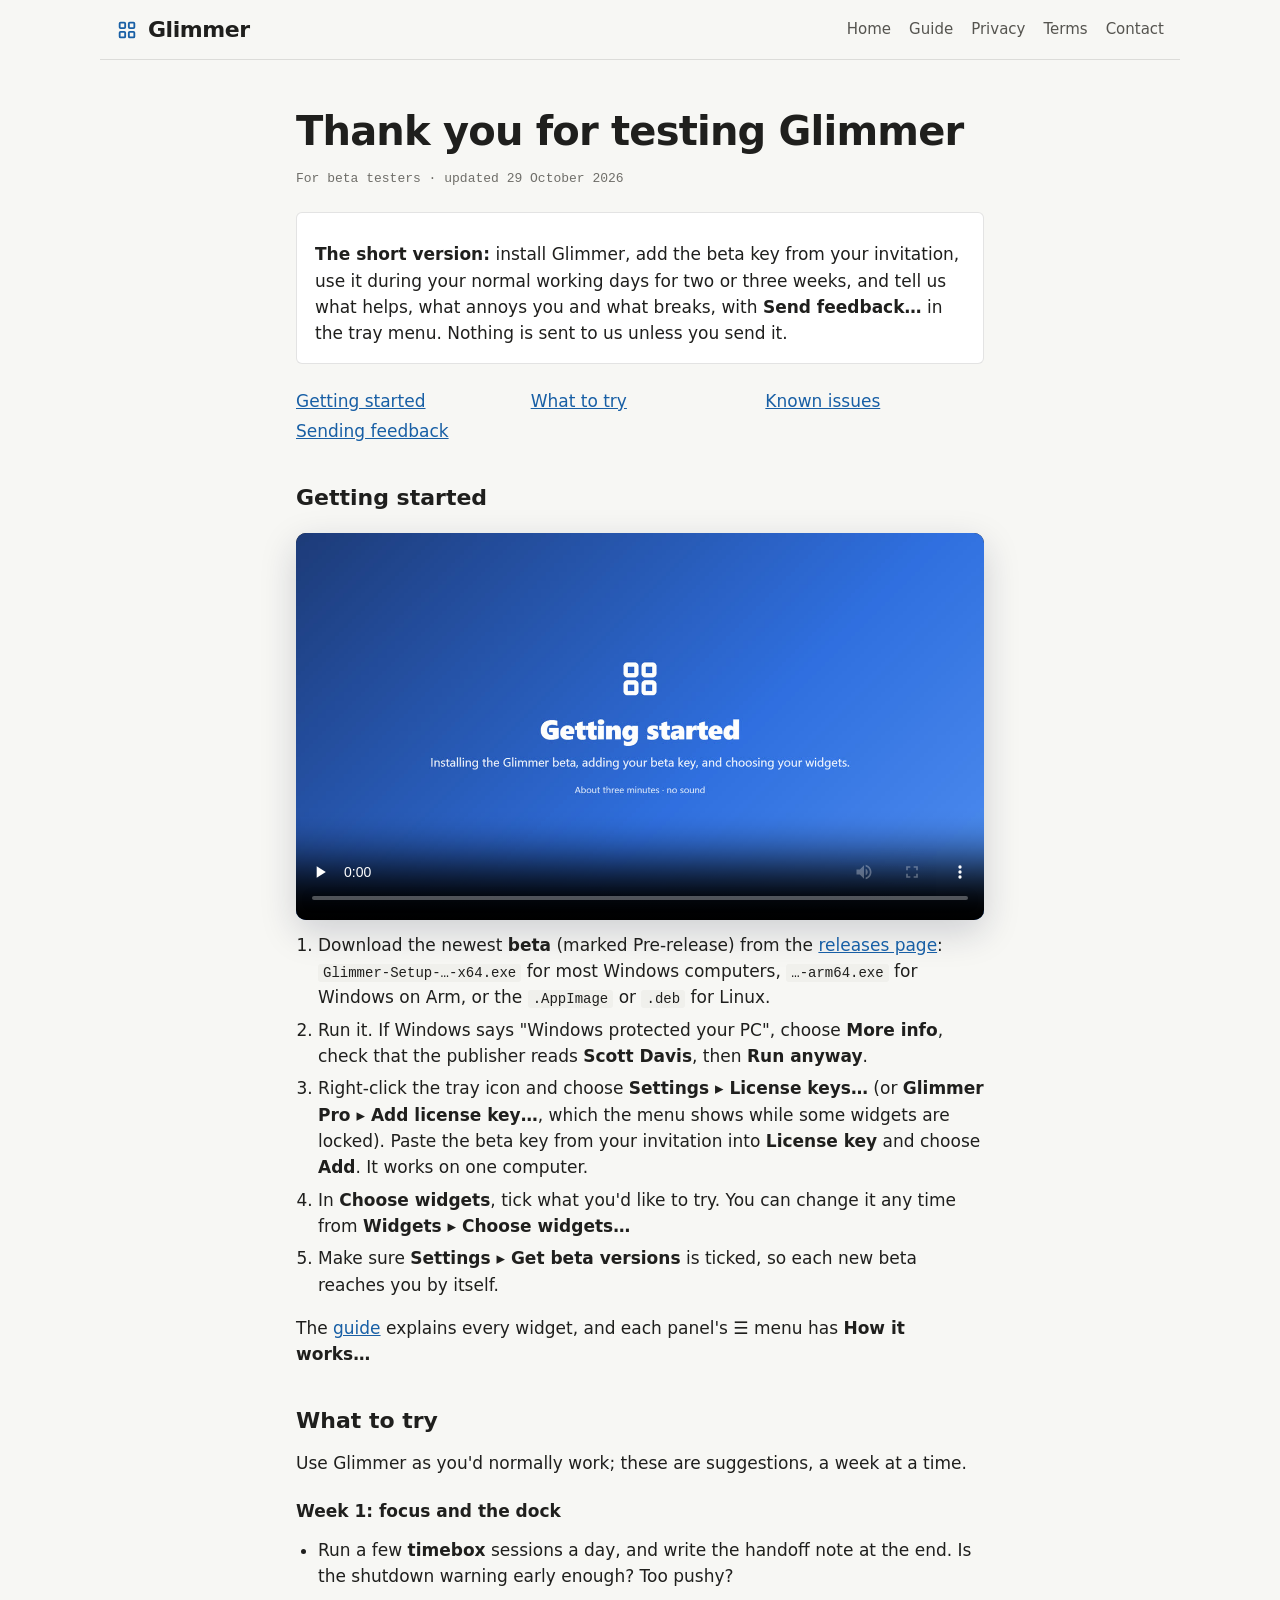
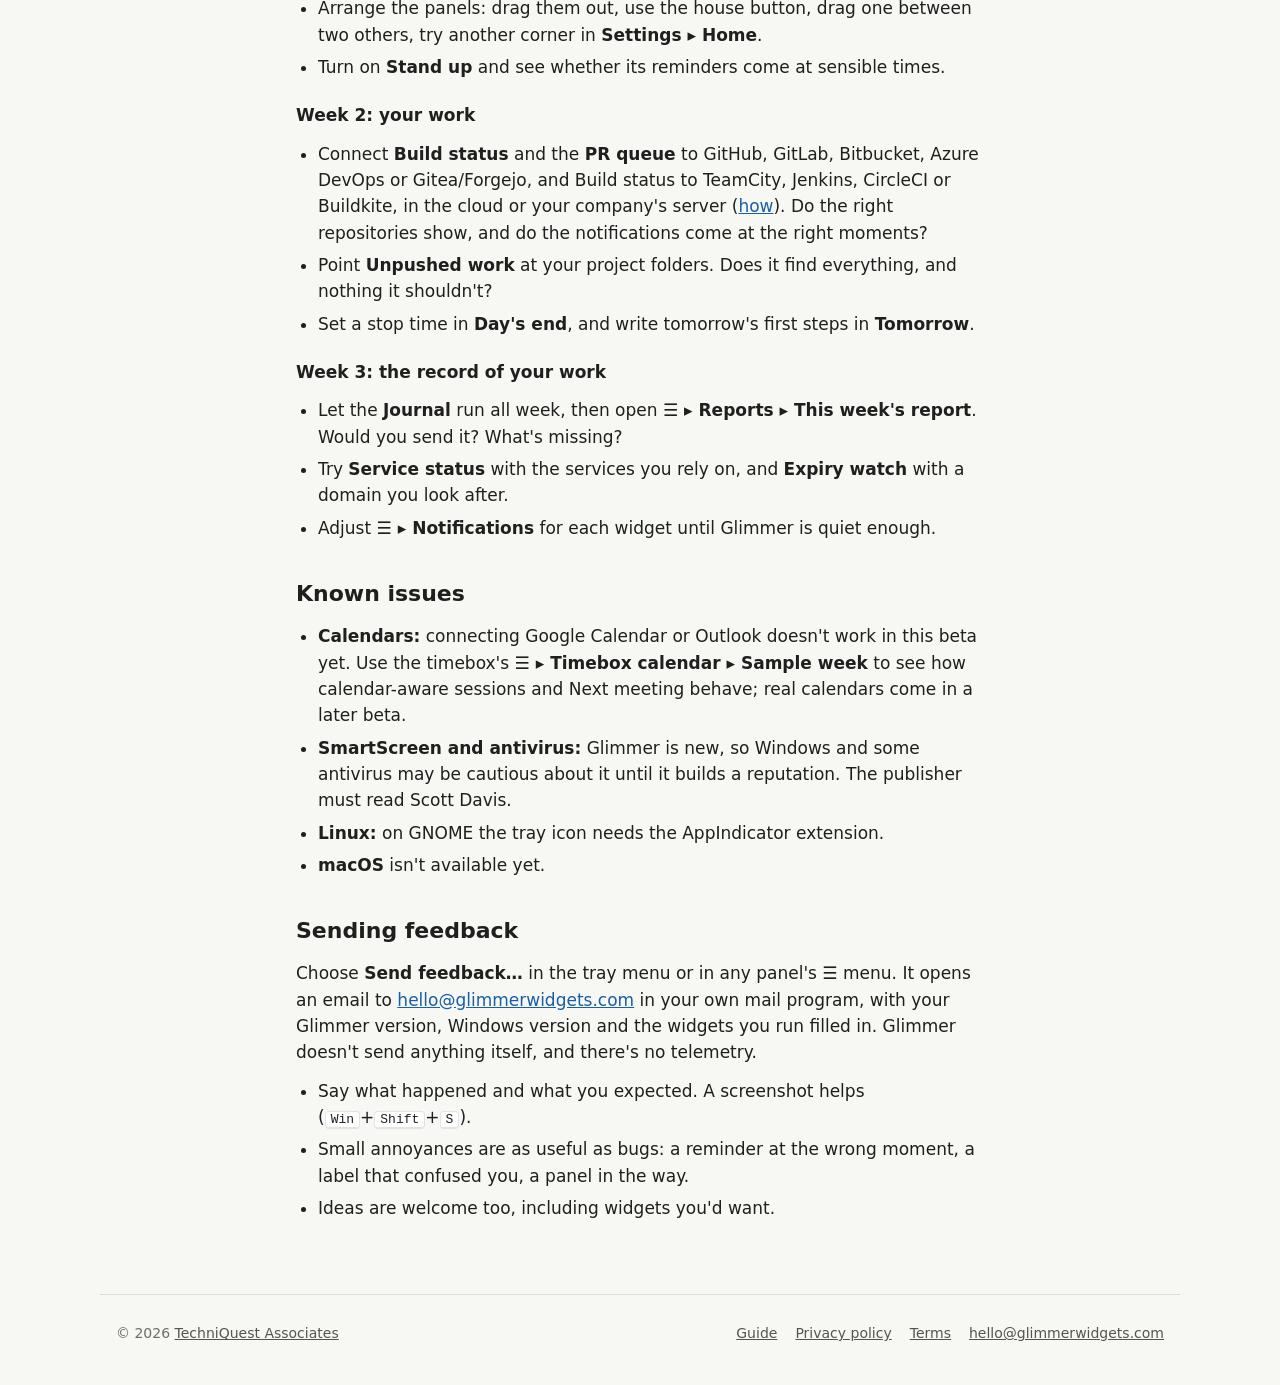
<file: beta.html>
<!doctype html>
<html lang="en">
<head>
<meta charset="utf-8">
<meta name="viewport" content="width=device-width, initial-scale=1">
<title>Beta testers · Glimmer</title>
<meta name="description" content="For Glimmer beta testers: installing, what to try, known issues and how to send feedback.">
<meta name="robots" content="noindex">
<link rel="icon" href="favicon.svg" type="image/svg+xml">
<link rel="stylesheet" href="site.css">
</head>
<body>
<svg width="0" height="0" style="position:absolute" aria-hidden="true">
  <defs>
    <g id="i-grid" fill="none" stroke="currentColor" stroke-width="2" stroke-linecap="round" stroke-linejoin="round"><path d="M4 4m0 1a1 1 0 0 1 1 -1h4a1 1 0 0 1 1 1v4a1 1 0 0 1 -1 1h-4a1 1 0 0 1 -1 -1z"/><path d="M14 4m0 1a1 1 0 0 1 1 -1h4a1 1 0 0 1 1 1v4a1 1 0 0 1 -1 1h-4a1 1 0 0 1 -1 -1z"/><path d="M4 14m0 1a1 1 0 0 1 1 -1h4a1 1 0 0 1 1 1v4a1 1 0 0 1 -1 1h-4a1 1 0 0 1 -1 -1z"/><path d="M14 14m0 1a1 1 0 0 1 1 -1h4a1 1 0 0 1 1 1v4a1 1 0 0 1 -1 1h-4a1 1 0 0 1 -1 -1z"/></g>
  </defs>
</svg>

<header class="wrap top">
  <a class="brand" href="./"><svg viewBox="0 0 24 24" aria-hidden="true"><use href="#i-grid"/></svg>Glimmer</a>
  <nav aria-label="Site">
    <a href="./">Home</a>
    <a href="guide.html">Guide</a>
    <a href="privacy.html">Privacy</a>
    <a href="terms.html">Terms</a>
    <a href="mailto:hello@glimmerwidgets.com">Contact</a>
  </nav>
</header>

<main class="wrap doc">
  <h1>Thank you for testing Glimmer</h1>
  <p class="updated">For beta testers · updated 29 October 2026</p>

  <div class="summary">
    <p><strong>The short version:</strong> install Glimmer, add the beta key from your invitation, use it during your normal working days for two or three weeks, and tell us what helps, what annoys you and what breaks, with <strong>Send feedback…</strong> in the tray menu. Nothing is sent to us unless you send it.</p>
  </div>

  <ul class="toc" aria-label="Contents">
    <li><a href="#start">Getting started</a></li>
    <li><a href="#try">What to try</a></li>
    <li><a href="#known">Known issues</a></li>
    <li><a href="#feedback">Sending feedback</a></li>
  </ul>

  <h2 id="start">Getting started</h2>
  <video controls preload="none" playsinline width="1920" height="1080" poster="media/onboarding-poster.jpg">
    <source src="media/glimmer-onboarding.mp4" type="video/mp4">
    <a href="media/glimmer-onboarding.mp4">Download the video</a>.
  </video>
  <ol>
    <li>Download the newest <strong>beta</strong> (marked Pre-release) from the <a href="https://github.com/ScottDavis-GV/glimmer-releases/releases">releases page</a>: <code>Glimmer-Setup-…-x64.exe</code> for most Windows computers, <code>…-arm64.exe</code> for Windows on Arm, or the <code>.AppImage</code> or <code>.deb</code> for Linux.</li>
    <li>Run it. If Windows says "Windows protected your PC", choose <strong>More info</strong>, check that the publisher reads <strong>Scott Davis</strong>, then <strong>Run anyway</strong>.</li>
    <li>Right-click the tray icon and choose <strong>Settings ▸ License keys…</strong> (or <strong>Glimmer Pro ▸ Add license key…</strong>, which the menu shows while some widgets are locked). Paste the beta key from your invitation into <strong>License key</strong> and choose <strong>Add</strong>. It works on one computer.</li>
    <li>In <strong>Choose widgets</strong>, tick what you'd like to try. You can change it any time from <strong>Widgets ▸ Choose widgets…</strong></li>
    <li>Make sure <strong>Settings ▸ Get beta versions</strong> is ticked, so each new beta reaches you by itself.</li>
  </ol>
  <p>The <a href="guide.html">guide</a> explains every widget, and each panel's ☰ menu has <strong>How it works…</strong></p>

  <h2 id="try">What to try</h2>
  <p>Use Glimmer as you'd normally work; these are suggestions, a week at a time.</p>
  <h3>Week 1: focus and the dock</h3>
  <ul>
    <li>Run a few <strong>timebox</strong> sessions a day, and write the handoff note at the end. Is the shutdown warning early enough? Too pushy?</li>
    <li>Arrange the panels: drag them out, use the house button, drag one between two others, try another corner in <strong>Settings ▸ Home</strong>.</li>
    <li>Turn on <strong>Stand up</strong> and see whether its reminders come at sensible times.</li>
  </ul>
  <h3>Week 2: your work</h3>
  <ul>
    <li>Connect <strong>Build status</strong> and the <strong>PR queue</strong> to GitHub, GitLab, Bitbucket, Azure DevOps or Gitea/Forgejo, and Build status to TeamCity, Jenkins, CircleCI or Buildkite, in the cloud or your company's server (<a href="guide.html#gitlab-bitbucket">how</a>). Do the right repositories show, and do the notifications come at the right moments?</li>
    <li>Point <strong>Unpushed work</strong> at your project folders. Does it find everything, and nothing it shouldn't?</li>
    <li>Set a stop time in <strong>Day's end</strong>, and write tomorrow's first steps in <strong>Tomorrow</strong>.</li>
  </ul>
  <h3>Week 3: the record of your work</h3>
  <ul>
    <li>Let the <strong>Journal</strong> run all week, then open <strong>☰ ▸ Reports ▸ This week's report</strong>. Would you send it? What's missing?</li>
    <li>Try <strong>Service status</strong> with the services you rely on, and <strong>Expiry watch</strong> with a domain you look after.</li>
    <li>Adjust <strong>☰ ▸ Notifications</strong> for each widget until Glimmer is quiet enough.</li>
  </ul>

  <h2 id="known">Known issues</h2>
  <ul>
    <li><strong>Calendars:</strong> connecting Google Calendar or Outlook doesn't work in this beta yet. Use the timebox's <strong>☰ ▸ Timebox calendar ▸ Sample week</strong> to see how calendar-aware sessions and Next meeting behave; real calendars come in a later beta.</li>
    <li><strong>SmartScreen and antivirus:</strong> Glimmer is new, so Windows and some antivirus may be cautious about it until it builds a reputation. The publisher must read Scott Davis.</li>
    <li><strong>Linux:</strong> on GNOME the tray icon needs the AppIndicator extension.</li>
    <li><strong>macOS</strong> isn't available yet.</li>
  </ul>

  <h2 id="feedback">Sending feedback</h2>
  <p>Choose <strong>Send feedback…</strong> in the tray menu or in any panel's ☰ menu. It opens an email to <a href="mailto:hello@glimmerwidgets.com">hello@glimmerwidgets.com</a> in your own mail program, with your Glimmer version, Windows version and the widgets you run filled in. Glimmer doesn't send anything itself, and there's no telemetry.</p>
  <ul>
    <li>Say what happened and what you expected. A screenshot helps (<kbd>Win</kbd>+<kbd>Shift</kbd>+<kbd>S</kbd>).</li>
    <li>Small annoyances are as useful as bugs: a reminder at the wrong moment, a label that confused you, a panel in the way.</li>
    <li>Ideas are welcome too, including widgets you'd want.</li>
  </ul>
</main>

<footer class="wrap site-foot">
  <span>&copy; 2026 <a href="https://techniquestassociates.com/">TechniQuest Associates</a></span>
  <nav aria-label="Footer"><a href="guide.html">Guide</a><a href="privacy.html">Privacy policy</a><a href="terms.html">Terms</a><a href="mailto:hello@glimmerwidgets.com">hello@glimmerwidgets.com</a></nav>
</footer>
</body>
</html>
</file>
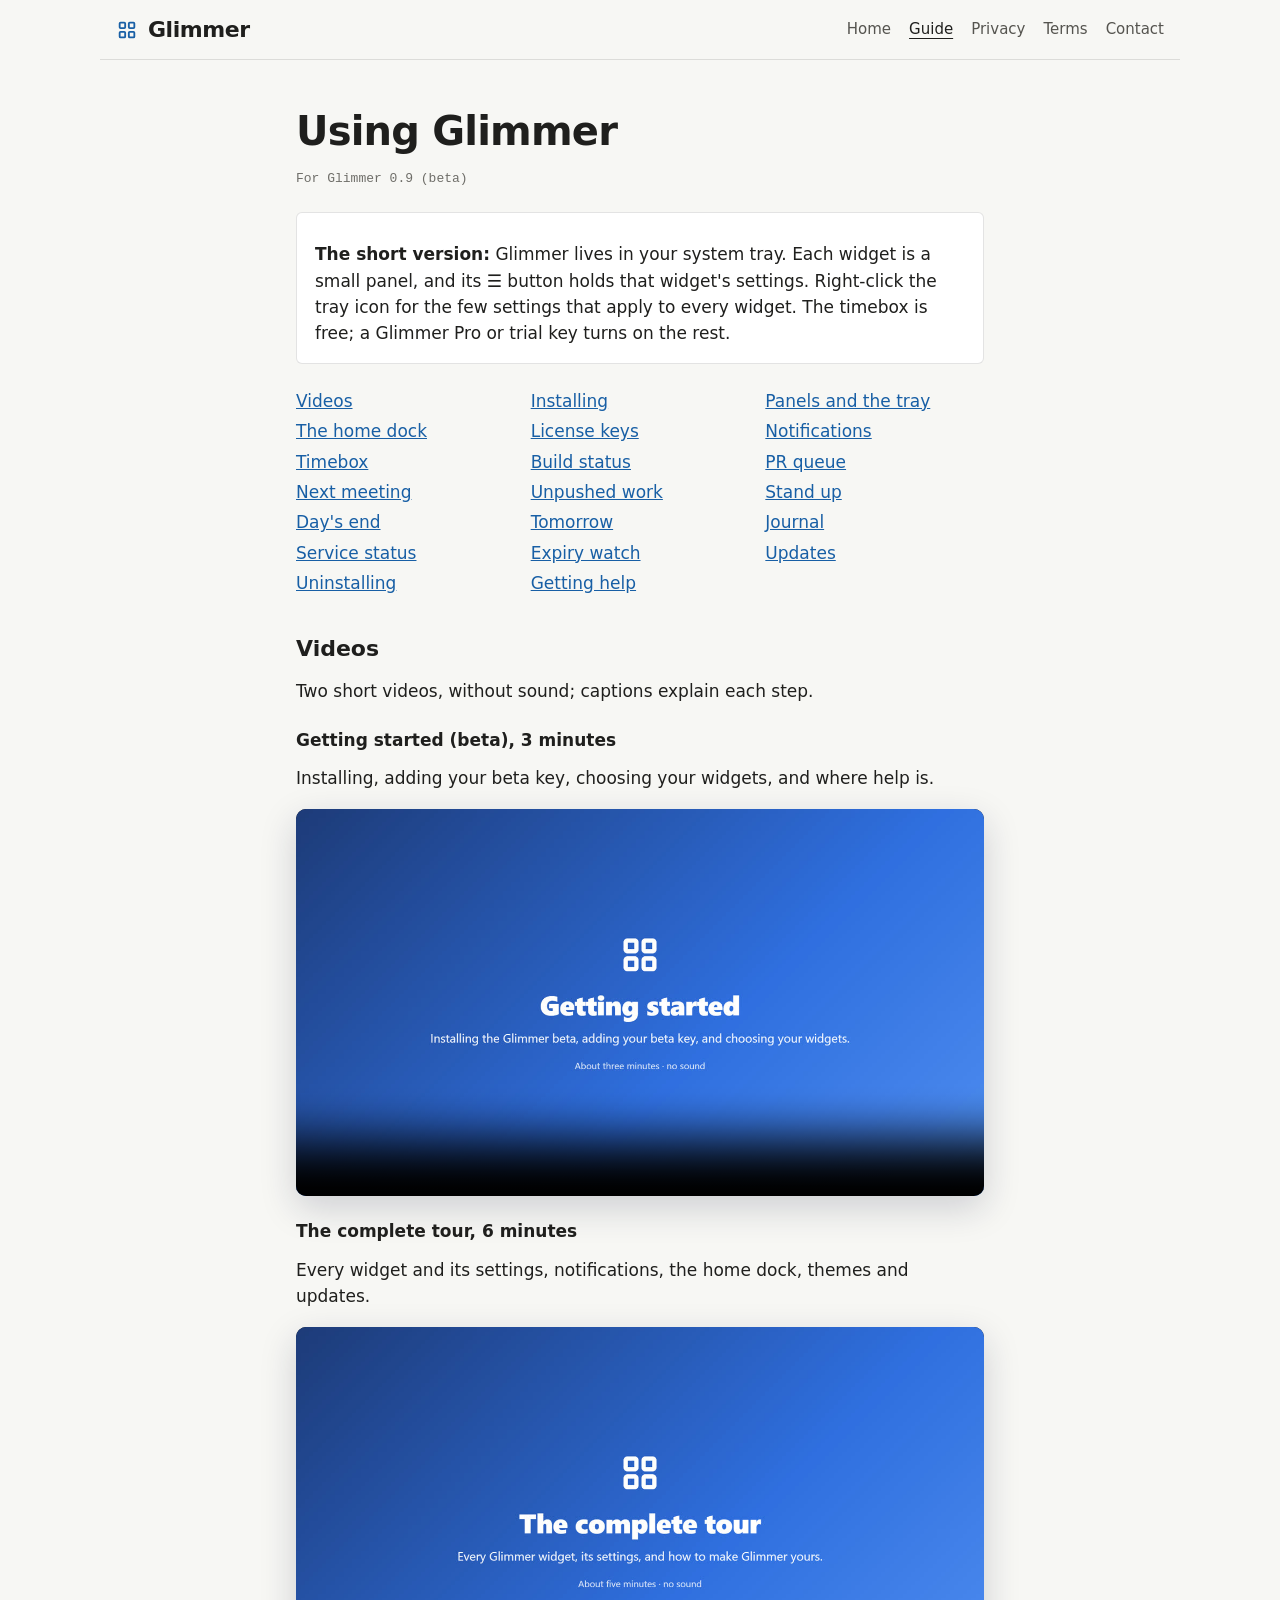
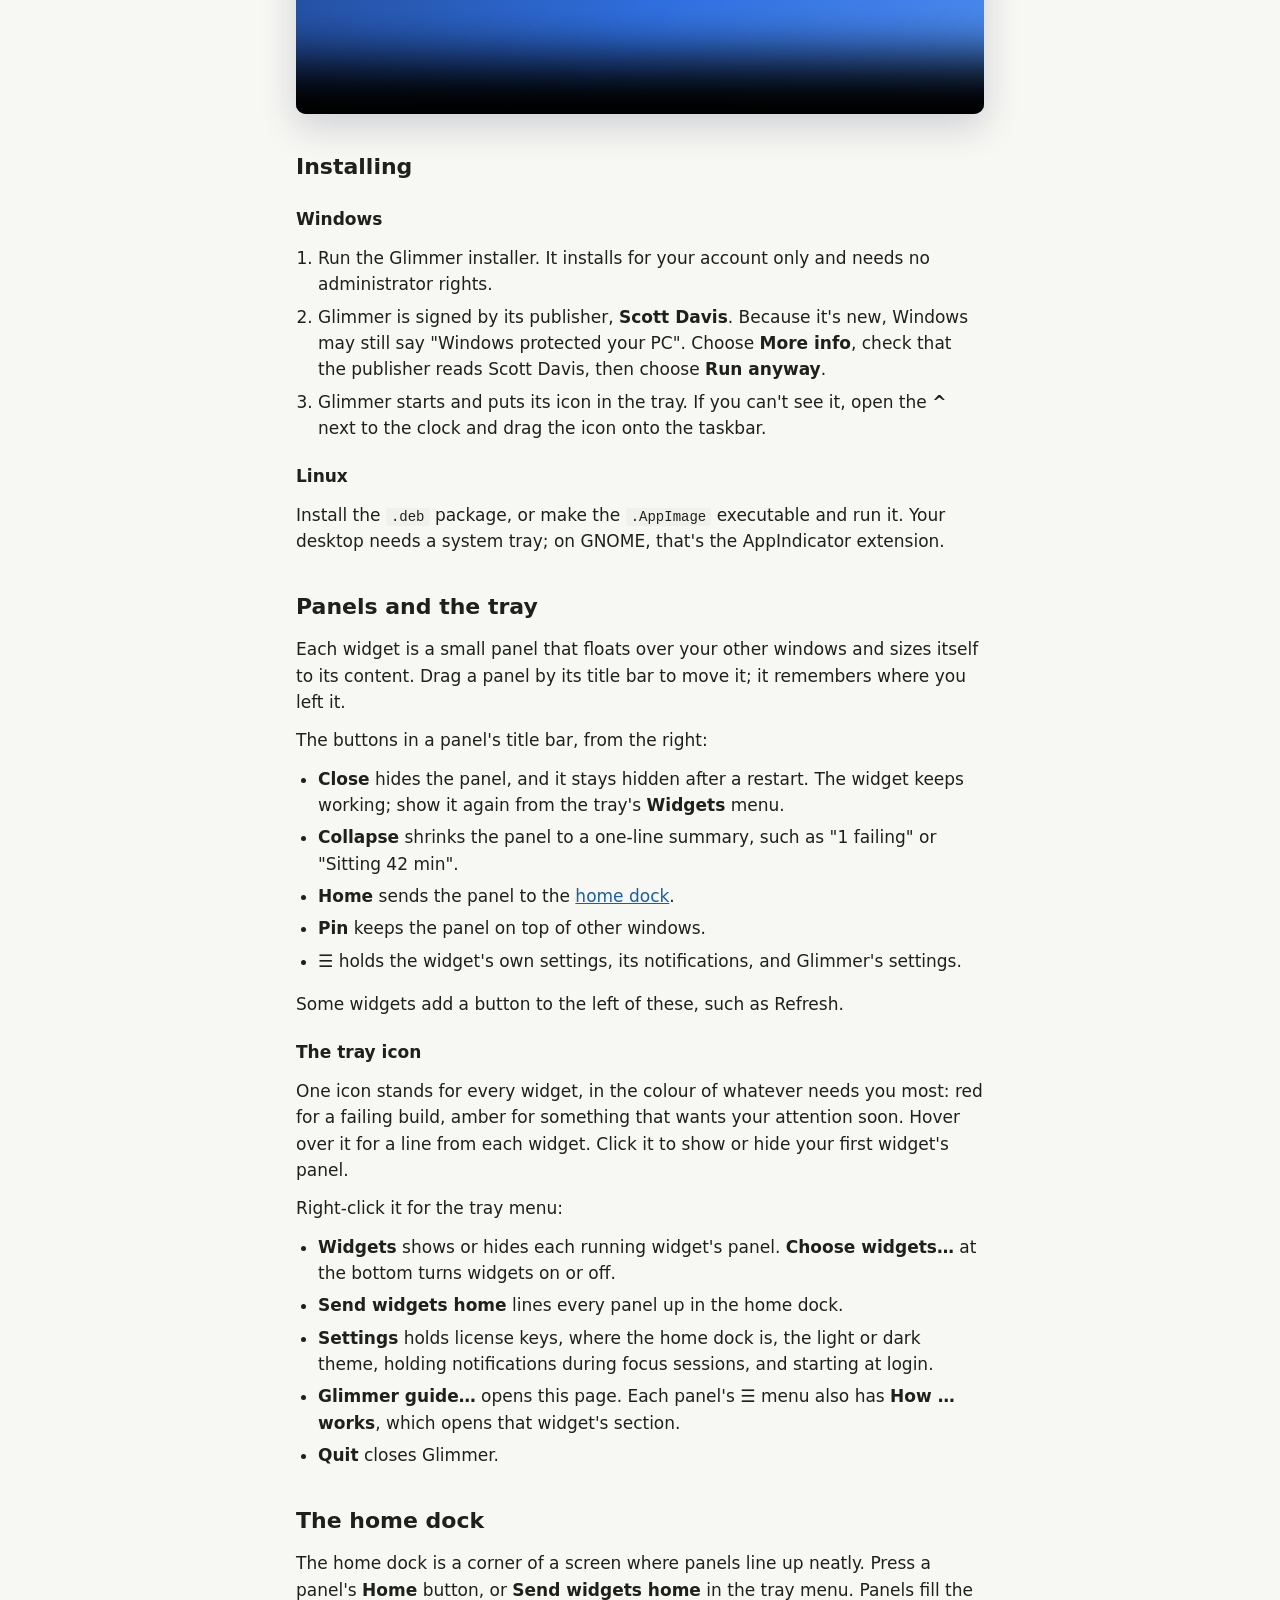
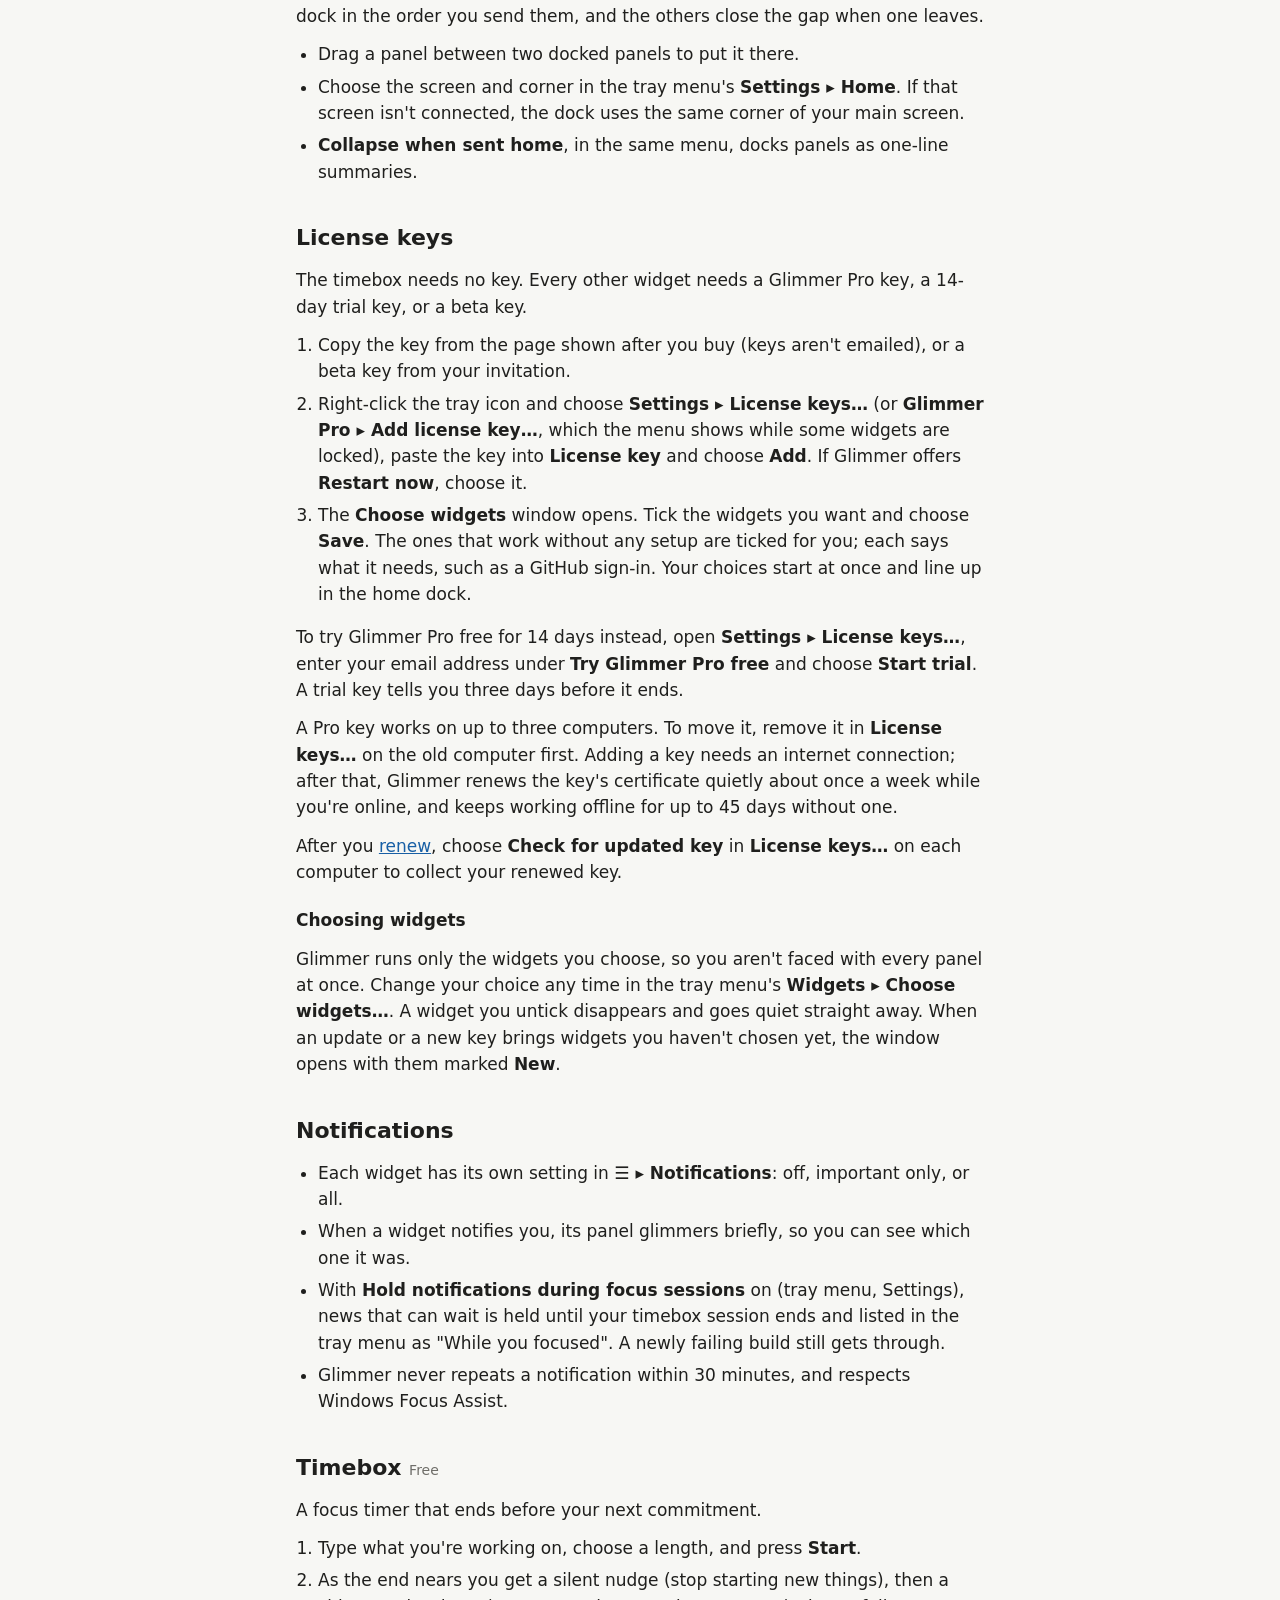
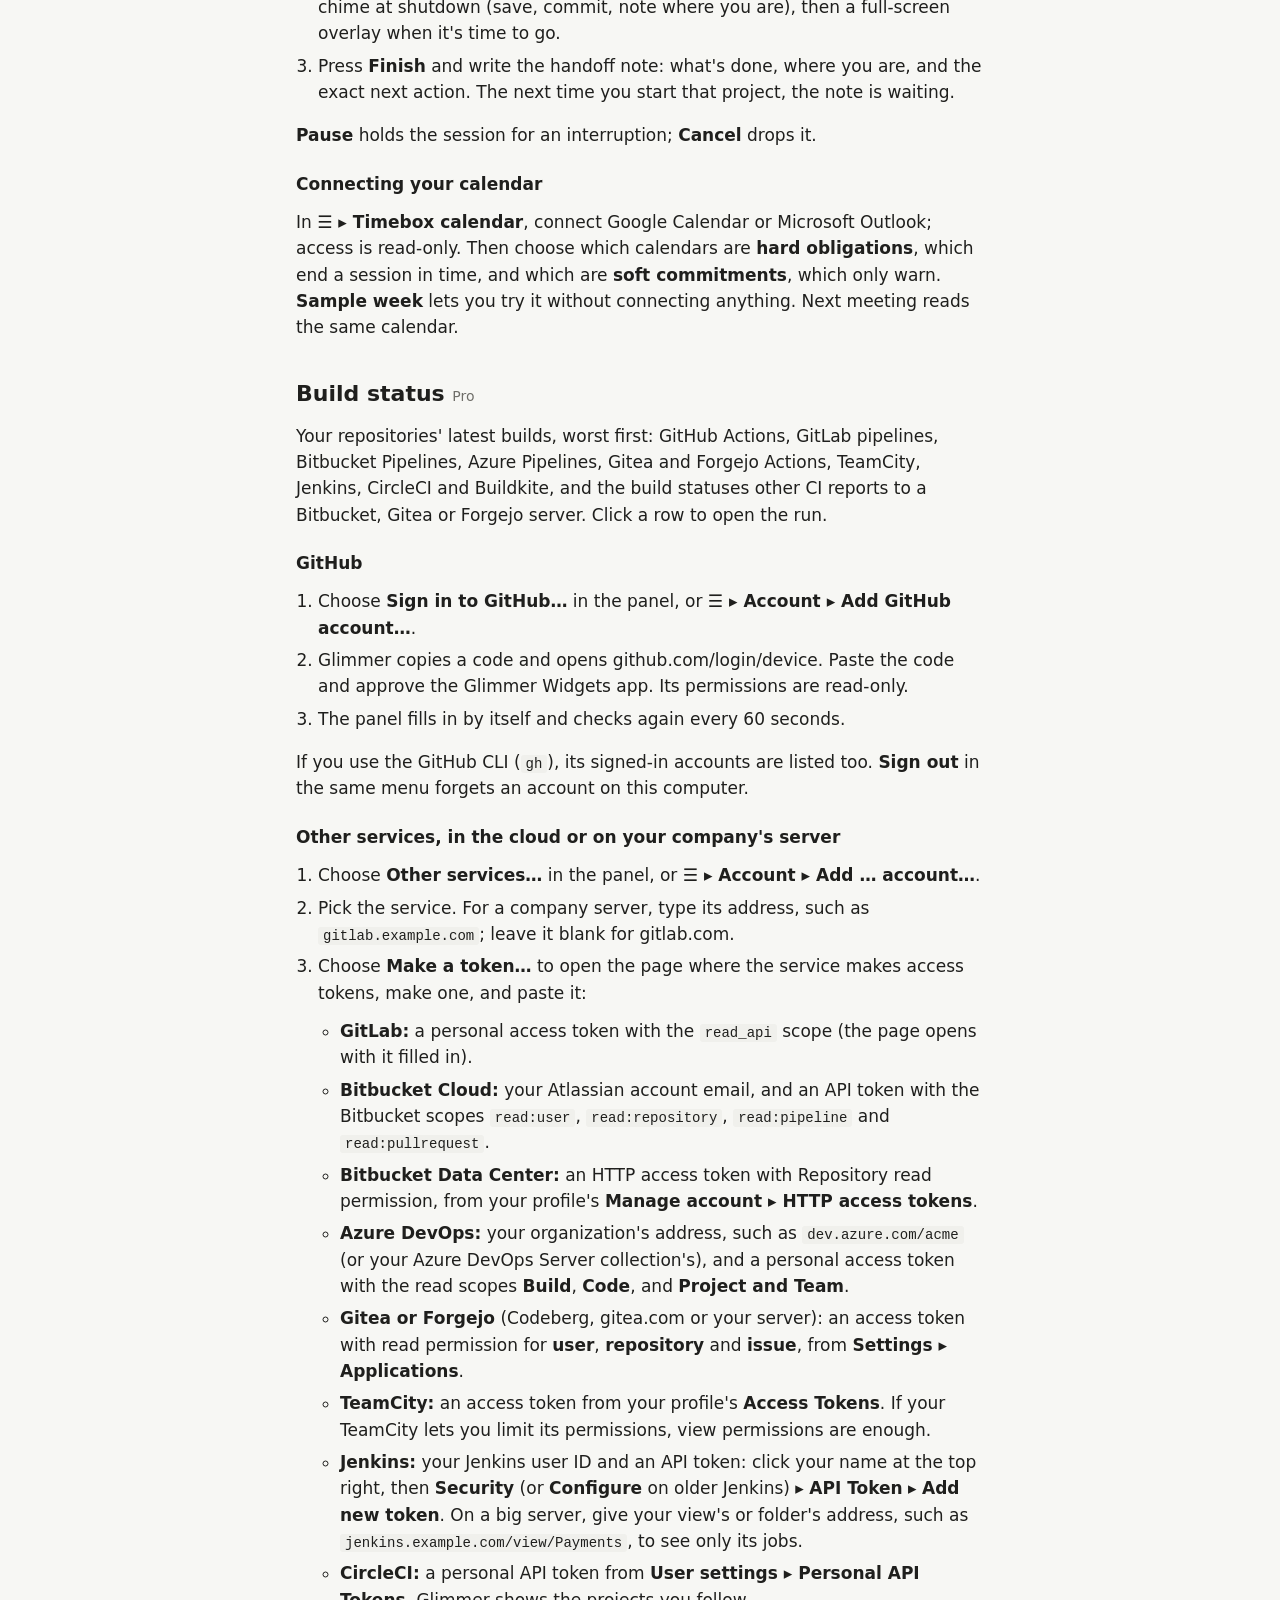
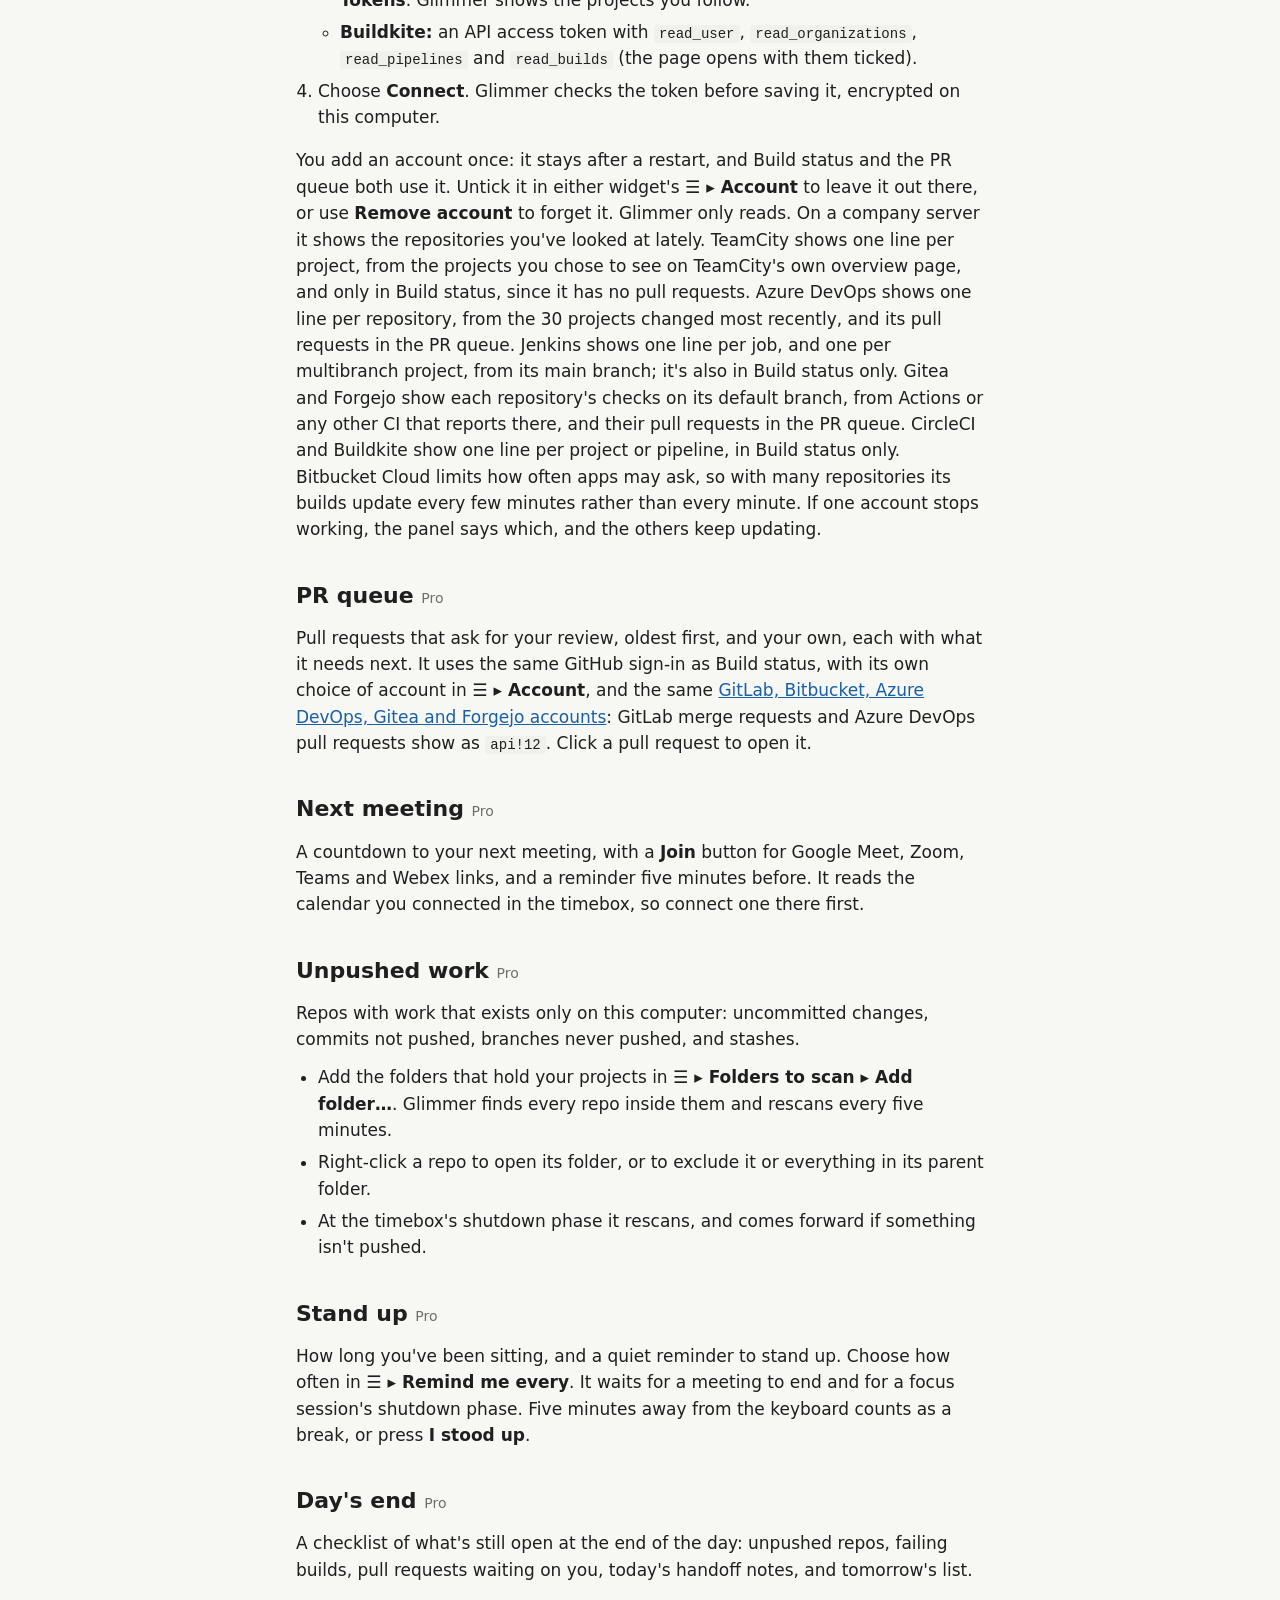
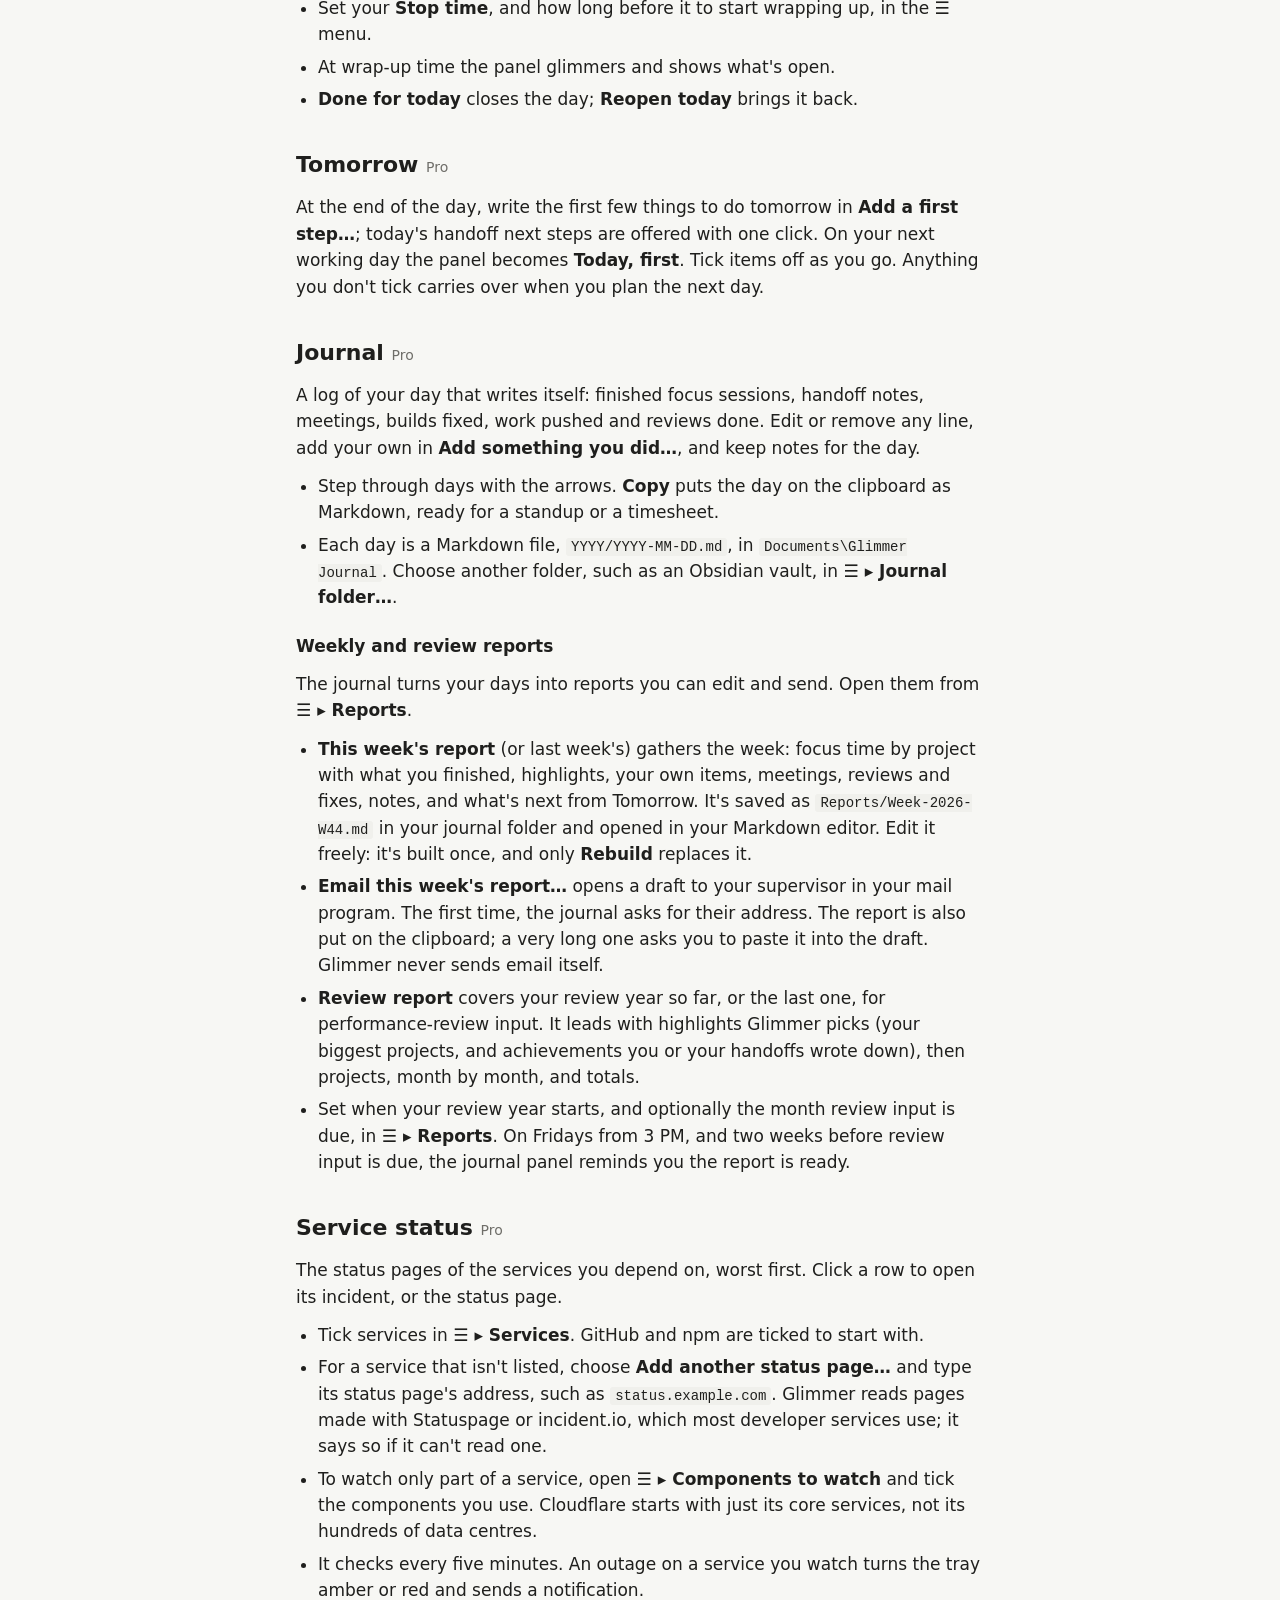
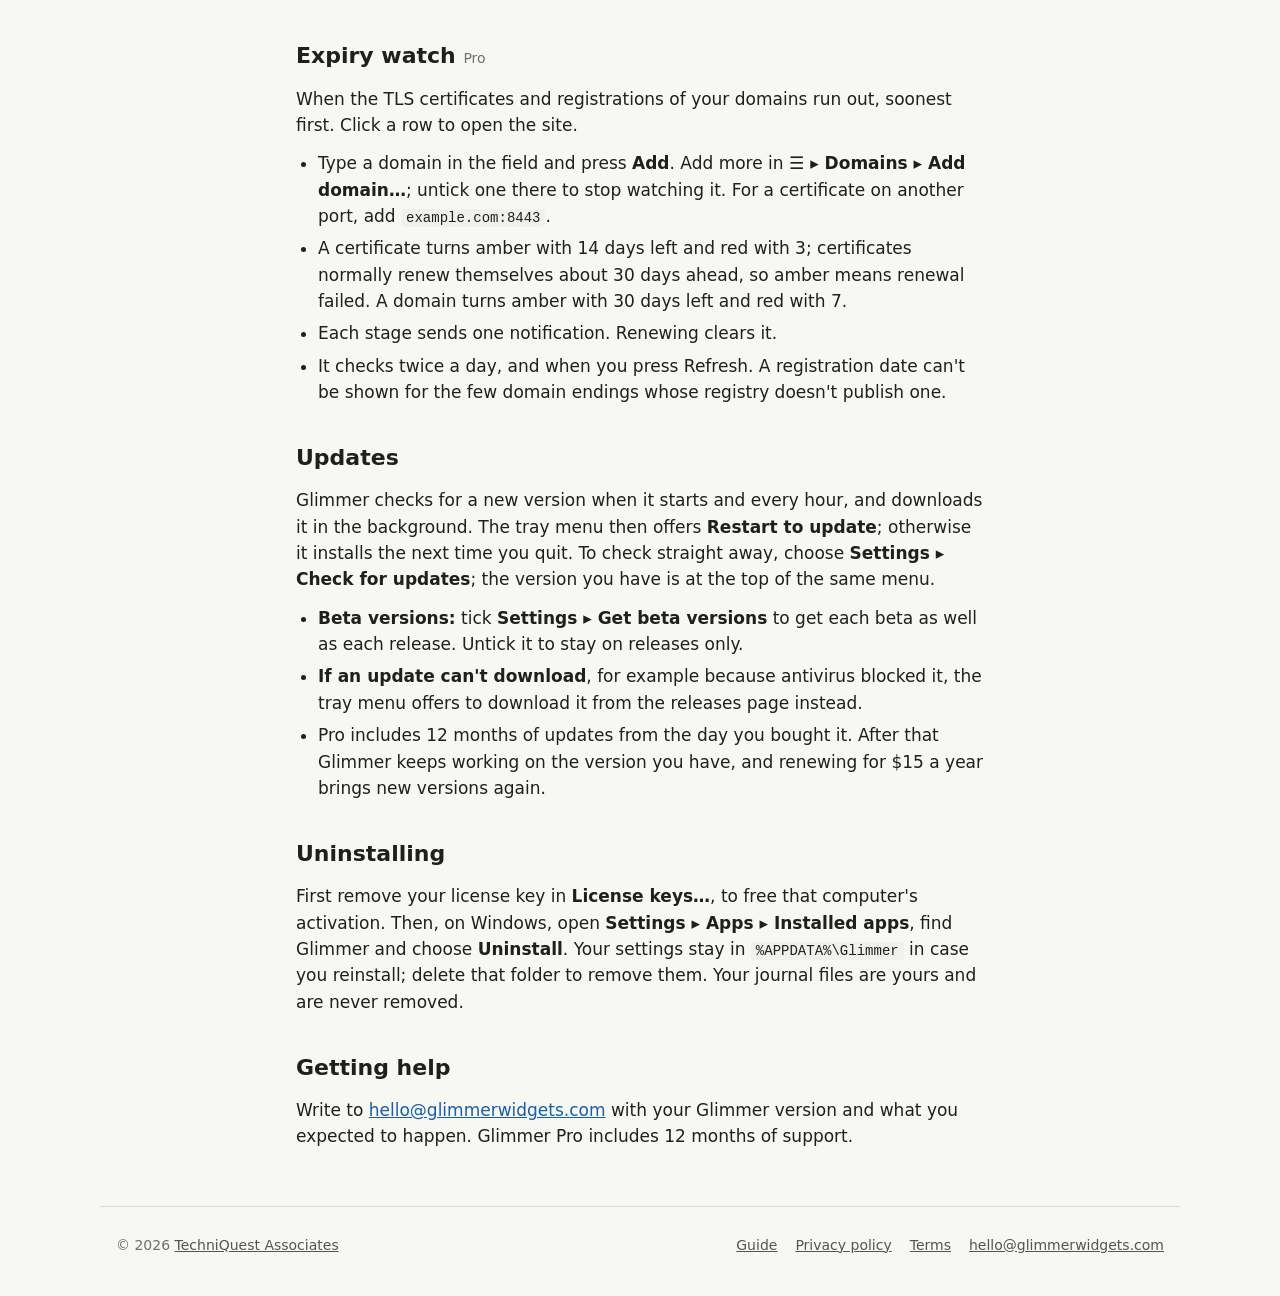
<file: guide.html>
<!doctype html>
<html lang="en">
<head>
<meta charset="utf-8">
<meta name="viewport" content="width=device-width, initial-scale=1">
<title>Guide · Glimmer</title>
<meta name="description" content="How to install Glimmer, find your way around its panels, and use each widget.">
<link rel="icon" href="favicon.svg" type="image/svg+xml">
<link rel="stylesheet" href="site.css">
</head>
<body>
<svg width="0" height="0" style="position:absolute" aria-hidden="true">
  <defs>
    <g id="i-grid" fill="none" stroke="currentColor" stroke-width="2" stroke-linecap="round" stroke-linejoin="round"><path d="M4 4m0 1a1 1 0 0 1 1 -1h4a1 1 0 0 1 1 1v4a1 1 0 0 1 -1 1h-4a1 1 0 0 1 -1 -1z"/><path d="M14 4m0 1a1 1 0 0 1 1 -1h4a1 1 0 0 1 1 1v4a1 1 0 0 1 -1 1h-4a1 1 0 0 1 -1 -1z"/><path d="M4 14m0 1a1 1 0 0 1 1 -1h4a1 1 0 0 1 1 1v4a1 1 0 0 1 -1 1h-4a1 1 0 0 1 -1 -1z"/><path d="M14 14m0 1a1 1 0 0 1 1 -1h4a1 1 0 0 1 1 1v4a1 1 0 0 1 -1 1h-4a1 1 0 0 1 -1 -1z"/></g>
  </defs>
</svg>

<header class="wrap top">
  <a class="brand" href="./"><svg viewBox="0 0 24 24" aria-hidden="true"><use href="#i-grid"/></svg>Glimmer</a>
  <nav aria-label="Site">
    <a href="./">Home</a>
    <a href="guide.html" aria-current="page">Guide</a>
    <a href="privacy.html">Privacy</a>
    <a href="terms.html">Terms</a>
    <a href="mailto:hello@glimmerwidgets.com">Contact</a>
  </nav>
</header>

<main class="wrap doc">
  <h1>Using Glimmer</h1>
  <p class="updated">For Glimmer 0.9 (beta)</p>

  <div class="summary">
    <p><strong>The short version:</strong> Glimmer lives in your system tray. Each widget is a small panel, and its <strong>☰</strong> button holds that widget's settings. Right-click the tray icon for the few settings that apply to every widget. The timebox is free; a Glimmer Pro or trial key turns on the rest.</p>
  </div>

  <ul class="toc" aria-label="Contents">
    <li><a href="#videos">Videos</a></li>
    <li><a href="#install">Installing</a></li>
    <li><a href="#panels">Panels and the tray</a></li>
    <li><a href="#home">The home dock</a></li>
    <li><a href="#keys">License keys</a></li>
    <li><a href="#notifications">Notifications</a></li>
    <li><a href="#timebox">Timebox</a></li>
    <li><a href="#builds">Build status</a></li>
    <li><a href="#prs">PR queue</a></li>
    <li><a href="#meeting">Next meeting</a></li>
    <li><a href="#unpushed">Unpushed work</a></li>
    <li><a href="#stretch">Stand up</a></li>
    <li><a href="#daysend">Day's end</a></li>
    <li><a href="#tomorrow">Tomorrow</a></li>
    <li><a href="#journal">Journal</a></li>
    <li><a href="#status">Service status</a></li>
    <li><a href="#expiry">Expiry watch</a></li>
    <li><a href="#updates">Updates</a></li>
    <li><a href="#uninstall">Uninstalling</a></li>
    <li><a href="#help">Getting help</a></li>
  </ul>

  <h2 id="videos">Videos</h2>
  <p>Two short videos, without sound; captions explain each step.</p>
  <h3>Getting started (beta), 3 minutes</h3>
  <p>Installing, adding your beta key, choosing your widgets, and where help is.</p>
  <video controls preload="none" playsinline width="1920" height="1080" poster="media/onboarding-poster.jpg">
    <source src="media/glimmer-onboarding.mp4" type="video/mp4">
    <a href="media/glimmer-onboarding.mp4">Download the video</a>.
  </video>
  <h3>The complete tour, 6 minutes</h3>
  <p>Every widget and its settings, notifications, the home dock, themes and updates.</p>
  <video controls preload="none" playsinline width="1920" height="1080" poster="media/walkthrough-poster.jpg">
    <source src="media/glimmer-walkthrough.mp4" type="video/mp4">
    <a href="media/glimmer-walkthrough.mp4">Download the video</a>.
  </video>

  <h2 id="install">Installing</h2>
  <h3>Windows</h3>
  <ol>
    <li>Run the Glimmer installer. It installs for your account only and needs no administrator rights.</li>
    <li>Glimmer is signed by its publisher, <strong>Scott Davis</strong>. Because it's new, Windows may still say "Windows protected your PC". Choose <strong>More info</strong>, check that the publisher reads Scott Davis, then choose <strong>Run anyway</strong>.</li>
    <li>Glimmer starts and puts its icon in the tray. If you can't see it, open the <strong>^</strong> next to the clock and drag the icon onto the taskbar.</li>
  </ol>
  <h3>Linux</h3>
  <p>Install the <code>.deb</code> package, or make the <code>.AppImage</code> executable and run it. Your desktop needs a system tray; on GNOME, that's the AppIndicator extension.</p>

  <h2 id="panels">Panels and the tray</h2>
  <p>Each widget is a small panel that floats over your other windows and sizes itself to its content. Drag a panel by its title bar to move it; it remembers where you left it.</p>
  <p>The buttons in a panel's title bar, from the right:</p>
  <ul>
    <li><strong>Close</strong> hides the panel, and it stays hidden after a restart. The widget keeps working; show it again from the tray's <strong>Widgets</strong> menu.</li>
    <li><strong>Collapse</strong> shrinks the panel to a one-line summary, such as "1 failing" or "Sitting 42 min".</li>
    <li><strong>Home</strong> sends the panel to the <a href="#home">home dock</a>.</li>
    <li><strong>Pin</strong> keeps the panel on top of other windows.</li>
    <li><strong>☰</strong> holds the widget's own settings, its notifications, and Glimmer's settings.</li>
  </ul>
  <p>Some widgets add a button to the left of these, such as Refresh.</p>
  <h3>The tray icon</h3>
  <p>One icon stands for every widget, in the colour of whatever needs you most: red for a failing build, amber for something that wants your attention soon. Hover over it for a line from each widget. Click it to show or hide your first widget's panel.</p>
  <p>Right-click it for the tray menu:</p>
  <ul>
    <li><strong>Widgets</strong> shows or hides each running widget's panel. <strong>Choose widgets…</strong> at the bottom turns widgets on or off.</li>
    <li><strong>Send widgets home</strong> lines every panel up in the home dock.</li>
    <li><strong>Settings</strong> holds license keys, where the home dock is, the light or dark theme, holding notifications during focus sessions, and starting at login.</li>
    <li><strong>Glimmer guide…</strong> opens this page. Each panel's ☰ menu also has <strong>How … works</strong>, which opens that widget's section.</li>
    <li><strong>Quit</strong> closes Glimmer.</li>
  </ul>

  <h2 id="home">The home dock</h2>
  <p>The home dock is a corner of a screen where panels line up neatly. Press a panel's <strong>Home</strong> button, or <strong>Send widgets home</strong> in the tray menu. Panels fill the dock in the order you send them, and the others close the gap when one leaves.</p>
  <ul>
    <li>Drag a panel between two docked panels to put it there.</li>
    <li>Choose the screen and corner in the tray menu's <strong>Settings ▸ Home</strong>. If that screen isn't connected, the dock uses the same corner of your main screen.</li>
    <li><strong>Collapse when sent home</strong>, in the same menu, docks panels as one-line summaries.</li>
  </ul>

  <h2 id="keys">License keys</h2>
  <p>The timebox needs no key. Every other widget needs a Glimmer Pro key, a 14-day trial key, or a beta key.</p>
  <ol>
    <li>Copy the key from the page shown after you buy (keys aren't emailed), or a beta key from your invitation.</li>
    <li>Right-click the tray icon and choose <strong>Settings ▸ License keys…</strong> (or <strong>Glimmer Pro ▸ Add license key…</strong>, which the menu shows while some widgets are locked), paste the key into <strong>License key</strong> and choose <strong>Add</strong>. If Glimmer offers <strong>Restart now</strong>, choose it.</li>
    <li>The <strong>Choose widgets</strong> window opens. Tick the widgets you want and choose <strong>Save</strong>. The ones that work without any setup are ticked for you; each says what it needs, such as a GitHub sign-in. Your choices start at once and line up in the home dock.</li>
  </ol>
  <p>To try Glimmer Pro free for 14 days instead, open <strong>Settings ▸ License keys…</strong>, enter your email address under <strong>Try Glimmer Pro free</strong> and choose <strong>Start trial</strong>. A trial key tells you three days before it ends.</p>
  <p>A Pro key works on up to three computers. To move it, remove it in <strong>License keys…</strong> on the old computer first. Adding a key needs an internet connection; after that, Glimmer renews the key's certificate quietly about once a week while you're online, and keeps working offline for up to 45 days without one.</p>
  <p>After you <a href="./#pricing">renew</a>, choose <strong>Check for updated key</strong> in <strong>License keys…</strong> on each computer to collect your renewed key.</p>

  <h3>Choosing widgets</h3>
  <p>Glimmer runs only the widgets you choose, so you aren't faced with every panel at once. Change your choice any time in the tray menu's <strong>Widgets ▸ Choose widgets…</strong>. A widget you untick disappears and goes quiet straight away. When an update or a new key brings widgets you haven't chosen yet, the window opens with them marked <strong>New</strong>.</p>

  <h2 id="notifications">Notifications</h2>
  <ul>
    <li>Each widget has its own setting in <strong>☰ ▸ Notifications</strong>: off, important only, or all.</li>
    <li>When a widget notifies you, its panel glimmers briefly, so you can see which one it was.</li>
    <li>With <strong>Hold notifications during focus sessions</strong> on (tray menu, Settings), news that can wait is held until your timebox session ends and listed in the tray menu as "While you focused". A newly failing build still gets through.</li>
    <li>Glimmer never repeats a notification within 30 minutes, and respects Windows Focus Assist.</li>
  </ul>

  <h2 id="timebox">Timebox <small>Free</small></h2>
  <p>A focus timer that ends before your next commitment.</p>
  <ol>
    <li>Type what you're working on, choose a length, and press <strong>Start</strong>.</li>
    <li>As the end nears you get a silent nudge (stop starting new things), then a chime at shutdown (save, commit, note where you are), then a full-screen overlay when it's time to go.</li>
    <li>Press <strong>Finish</strong> and write the handoff note: what's done, where you are, and the exact next action. The next time you start that project, the note is waiting.</li>
  </ol>
  <p><strong>Pause</strong> holds the session for an interruption; <strong>Cancel</strong> drops it.</p>
  <h3>Connecting your calendar</h3>
  <p>In <strong>☰ ▸ Timebox calendar</strong>, connect Google Calendar or Microsoft Outlook; access is read-only. Then choose which calendars are <strong>hard obligations</strong>, which end a session in time, and which are <strong>soft commitments</strong>, which only warn. <strong>Sample week</strong> lets you try it without connecting anything. Next meeting reads the same calendar.</p>

  <h2 id="builds">Build status <small>Pro</small></h2>
  <p>Your repositories' latest builds, worst first: GitHub Actions, GitLab pipelines, Bitbucket Pipelines, Azure Pipelines, Gitea and Forgejo Actions, TeamCity, Jenkins, CircleCI and Buildkite, and the build statuses other CI reports to a Bitbucket, Gitea or Forgejo server. Click a row to open the run.</p>
  <h3>GitHub</h3>
  <ol>
    <li>Choose <strong>Sign in to GitHub…</strong> in the panel, or <strong>☰ ▸ Account ▸ Add GitHub account…</strong>.</li>
    <li>Glimmer copies a code and opens github.com/login/device. Paste the code and approve the Glimmer Widgets app. Its permissions are read-only.</li>
    <li>The panel fills in by itself and checks again every 60 seconds.</li>
  </ol>
  <p>If you use the GitHub CLI (<code>gh</code>), its signed-in accounts are listed too. <strong>Sign out</strong> in the same menu forgets an account on this computer.</p>
  <h3 id="gitlab-bitbucket">Other services, in the cloud or on your company's server</h3>
  <ol>
    <li>Choose <strong>Other services…</strong> in the panel, or <strong>☰ ▸ Account ▸ Add … account…</strong>.</li>
    <li>Pick the service. For a company server, type its address, such as <code>gitlab.example.com</code>; leave it blank for gitlab.com.</li>
    <li>Choose <strong>Make a token…</strong> to open the page where the service makes access tokens, make one, and paste it:
      <ul>
        <li><strong>GitLab:</strong> a personal access token with the <code>read_api</code> scope (the page opens with it filled in).</li>
        <li><strong>Bitbucket Cloud:</strong> your Atlassian account email, and an API token with the Bitbucket scopes <code>read:user</code>, <code>read:repository</code>, <code>read:pipeline</code> and <code>read:pullrequest</code>.</li>
        <li><strong>Bitbucket Data Center:</strong> an HTTP access token with Repository read permission, from your profile's <strong>Manage account ▸ HTTP access tokens</strong>.</li>
        <li><strong>Azure DevOps:</strong> your organization's address, such as <code>dev.azure.com/acme</code> (or your Azure DevOps Server collection's), and a personal access token with the read scopes <strong>Build</strong>, <strong>Code</strong>, and <strong>Project and Team</strong>.</li>
        <li><strong>Gitea or Forgejo</strong> (Codeberg, gitea.com or your server): an access token with read permission for <strong>user</strong>, <strong>repository</strong> and <strong>issue</strong>, from <strong>Settings ▸ Applications</strong>.</li>
        <li><strong>TeamCity:</strong> an access token from your profile's <strong>Access Tokens</strong>. If your TeamCity lets you limit its permissions, view permissions are enough.</li>
        <li><strong>Jenkins:</strong> your Jenkins user ID and an API token: click your name at the top right, then <strong>Security</strong> (or <strong>Configure</strong> on older Jenkins) ▸ <strong>API Token</strong> ▸ <strong>Add new token</strong>. On a big server, give your view's or folder's address, such as <code>jenkins.example.com/view/Payments</code>, to see only its jobs.</li>
        <li><strong>CircleCI:</strong> a personal API token from <strong>User settings ▸ Personal API Tokens</strong>. Glimmer shows the projects you follow.</li>
        <li><strong>Buildkite:</strong> an API access token with <code>read_user</code>, <code>read_organizations</code>, <code>read_pipelines</code> and <code>read_builds</code> (the page opens with them ticked).</li>
      </ul>
    </li>
    <li>Choose <strong>Connect</strong>. Glimmer checks the token before saving it, encrypted on this computer.</li>
  </ol>
  <p>You add an account once: it stays after a restart, and Build status and the PR queue both use it. Untick it in either widget's <strong>☰ ▸ Account</strong> to leave it out there, or use <strong>Remove account</strong> to forget it. Glimmer only reads. On a company server it shows the repositories you've looked at lately. TeamCity shows one line per project, from the projects you chose to see on TeamCity's own overview page, and only in Build status, since it has no pull requests. Azure DevOps shows one line per repository, from the 30 projects changed most recently, and its pull requests in the PR queue. Jenkins shows one line per job, and one per multibranch project, from its main branch; it's also in Build status only. Gitea and Forgejo show each repository's checks on its default branch, from Actions or any other CI that reports there, and their pull requests in the PR queue. CircleCI and Buildkite show one line per project or pipeline, in Build status only. Bitbucket Cloud limits how often apps may ask, so with many repositories its builds update every few minutes rather than every minute. If one account stops working, the panel says which, and the others keep updating.</p>

  <h2 id="prs">PR queue <small>Pro</small></h2>
  <p>Pull requests that ask for your review, oldest first, and your own, each with what it needs next. It uses the same GitHub sign-in as Build status, with its own choice of account in <strong>☰ ▸ Account</strong>, and the same <a href="#gitlab-bitbucket">GitLab, Bitbucket, Azure DevOps, Gitea and Forgejo accounts</a>: GitLab merge requests and Azure DevOps pull requests show as <code>api!12</code>. Click a pull request to open it.</p>

  <h2 id="meeting">Next meeting <small>Pro</small></h2>
  <p>A countdown to your next meeting, with a <strong>Join</strong> button for Google Meet, Zoom, Teams and Webex links, and a reminder five minutes before. It reads the calendar you connected in the timebox, so connect one there first.</p>

  <h2 id="unpushed">Unpushed work <small>Pro</small></h2>
  <p>Repos with work that exists only on this computer: uncommitted changes, commits not pushed, branches never pushed, and stashes.</p>
  <ul>
    <li>Add the folders that hold your projects in <strong>☰ ▸ Folders to scan ▸ Add folder…</strong>. Glimmer finds every repo inside them and rescans every five minutes.</li>
    <li>Right-click a repo to open its folder, or to exclude it or everything in its parent folder.</li>
    <li>At the timebox's shutdown phase it rescans, and comes forward if something isn't pushed.</li>
  </ul>

  <h2 id="stretch">Stand up <small>Pro</small></h2>
  <p>How long you've been sitting, and a quiet reminder to stand up. Choose how often in <strong>☰ ▸ Remind me every</strong>. It waits for a meeting to end and for a focus session's shutdown phase. Five minutes away from the keyboard counts as a break, or press <strong>I stood up</strong>.</p>

  <h2 id="daysend">Day's end <small>Pro</small></h2>
  <p>A checklist of what's still open at the end of the day: unpushed repos, failing builds, pull requests waiting on you, today's handoff notes, and tomorrow's list.</p>
  <ul>
    <li>Set your <strong>Stop time</strong>, and how long before it to start wrapping up, in the ☰ menu.</li>
    <li>At wrap-up time the panel glimmers and shows what's open.</li>
    <li><strong>Done for today</strong> closes the day; <strong>Reopen today</strong> brings it back.</li>
  </ul>

  <h2 id="tomorrow">Tomorrow <small>Pro</small></h2>
  <p>At the end of the day, write the first few things to do tomorrow in <strong>Add a first step…</strong>; today's handoff next steps are offered with one click. On your next working day the panel becomes <strong>Today, first</strong>. Tick items off as you go. Anything you don't tick carries over when you plan the next day.</p>

  <h2 id="journal">Journal <small>Pro</small></h2>
  <p>A log of your day that writes itself: finished focus sessions, handoff notes, meetings, builds fixed, work pushed and reviews done. Edit or remove any line, add your own in <strong>Add something you did…</strong>, and keep notes for the day.</p>
  <ul>
    <li>Step through days with the arrows. <strong>Copy</strong> puts the day on the clipboard as Markdown, ready for a standup or a timesheet.</li>
    <li>Each day is a Markdown file, <code>YYYY/YYYY-MM-DD.md</code>, in <code>Documents\Glimmer Journal</code>. Choose another folder, such as an Obsidian vault, in <strong>☰ ▸ Journal folder…</strong>.</li>
  </ul>
  <h3>Weekly and review reports</h3>
  <p>The journal turns your days into reports you can edit and send. Open them from <strong>☰ ▸ Reports</strong>.</p>
  <ul>
    <li><strong>This week's report</strong> (or last week's) gathers the week: focus time by project with what you finished, highlights, your own items, meetings, reviews and fixes, notes, and what's next from Tomorrow. It's saved as <code>Reports/Week-2026-W44.md</code> in your journal folder and opened in your Markdown editor. Edit it freely: it's built once, and only <strong>Rebuild</strong> replaces it.</li>
    <li><strong>Email this week's report…</strong> opens a draft to your supervisor in your mail program. The first time, the journal asks for their address. The report is also put on the clipboard; a very long one asks you to paste it into the draft. Glimmer never sends email itself.</li>
    <li><strong>Review report</strong> covers your review year so far, or the last one, for performance-review input. It leads with highlights Glimmer picks (your biggest projects, and achievements you or your handoffs wrote down), then projects, month by month, and totals.</li>
    <li>Set when your review year starts, and optionally the month review input is due, in <strong>☰ ▸ Reports</strong>. On Fridays from 3 PM, and two weeks before review input is due, the journal panel reminds you the report is ready.</li>
  </ul>

  <h2 id="status">Service status <small>Pro</small></h2>
  <p>The status pages of the services you depend on, worst first. Click a row to open its incident, or the status page.</p>
  <ul>
    <li>Tick services in <strong>☰ ▸ Services</strong>. GitHub and npm are ticked to start with.</li>
    <li>For a service that isn't listed, choose <strong>Add another status page…</strong> and type its status page's address, such as <code>status.example.com</code>. Glimmer reads pages made with Statuspage or incident.io, which most developer services use; it says so if it can't read one.</li>
    <li>To watch only part of a service, open <strong>☰ ▸ Components to watch</strong> and tick the components you use. Cloudflare starts with just its core services, not its hundreds of data centres.</li>
    <li>It checks every five minutes. An outage on a service you watch turns the tray amber or red and sends a notification.</li>
  </ul>

  <h2 id="expiry">Expiry watch <small>Pro</small></h2>
  <p>When the TLS certificates and registrations of your domains run out, soonest first. Click a row to open the site.</p>
  <ul>
    <li>Type a domain in the field and press <strong>Add</strong>. Add more in <strong>☰ ▸ Domains ▸ Add domain…</strong>; untick one there to stop watching it. For a certificate on another port, add <code>example.com:8443</code>.</li>
    <li>A certificate turns amber with 14 days left and red with 3; certificates normally renew themselves about 30 days ahead, so amber means renewal failed. A domain turns amber with 30 days left and red with 7.</li>
    <li>Each stage sends one notification. Renewing clears it.</li>
    <li>It checks twice a day, and when you press Refresh. A registration date can't be shown for the few domain endings whose registry doesn't publish one.</li>
  </ul>

  <h2 id="updates">Updates</h2>
  <p>Glimmer checks for a new version when it starts and every hour, and downloads it in the background. The tray menu then offers <strong>Restart to update</strong>; otherwise it installs the next time you quit. To check straight away, choose <strong>Settings ▸ Check for updates</strong>; the version you have is at the top of the same menu.</p>
  <ul>
    <li><strong>Beta versions:</strong> tick <strong>Settings ▸ Get beta versions</strong> to get each beta as well as each release. Untick it to stay on releases only.</li>
    <li><strong>If an update can't download</strong>, for example because antivirus blocked it, the tray menu offers to download it from the releases page instead.</li>
    <li>Pro includes 12 months of updates from the day you bought it. After that Glimmer keeps working on the version you have, and renewing for $15 a year brings new versions again.</li>
  </ul>

  <h2 id="uninstall">Uninstalling</h2>
  <p>First remove your license key in <strong>License keys…</strong>, to free that computer's activation. Then, on Windows, open <strong>Settings ▸ Apps ▸ Installed apps</strong>, find Glimmer and choose <strong>Uninstall</strong>. Your settings stay in <code>%APPDATA%\Glimmer</code> in case you reinstall; delete that folder to remove them. Your journal files are yours and are never removed.</p>

  <h2 id="help">Getting help</h2>
  <p>Write to <a href="mailto:hello@glimmerwidgets.com">hello@glimmerwidgets.com</a> with your Glimmer version and what you expected to happen. Glimmer Pro includes 12 months of support.</p>
</main>

<footer class="wrap site-foot">
  <span>&copy; 2026 <a href="https://techniquestassociates.com/">TechniQuest Associates</a></span>
  <nav aria-label="Footer"><a href="guide.html">Guide</a><a href="privacy.html">Privacy policy</a><a href="terms.html">Terms</a><a href="mailto:hello@glimmerwidgets.com">hello@glimmerwidgets.com</a></nav>
</footer>
</body>
</html>
</file>
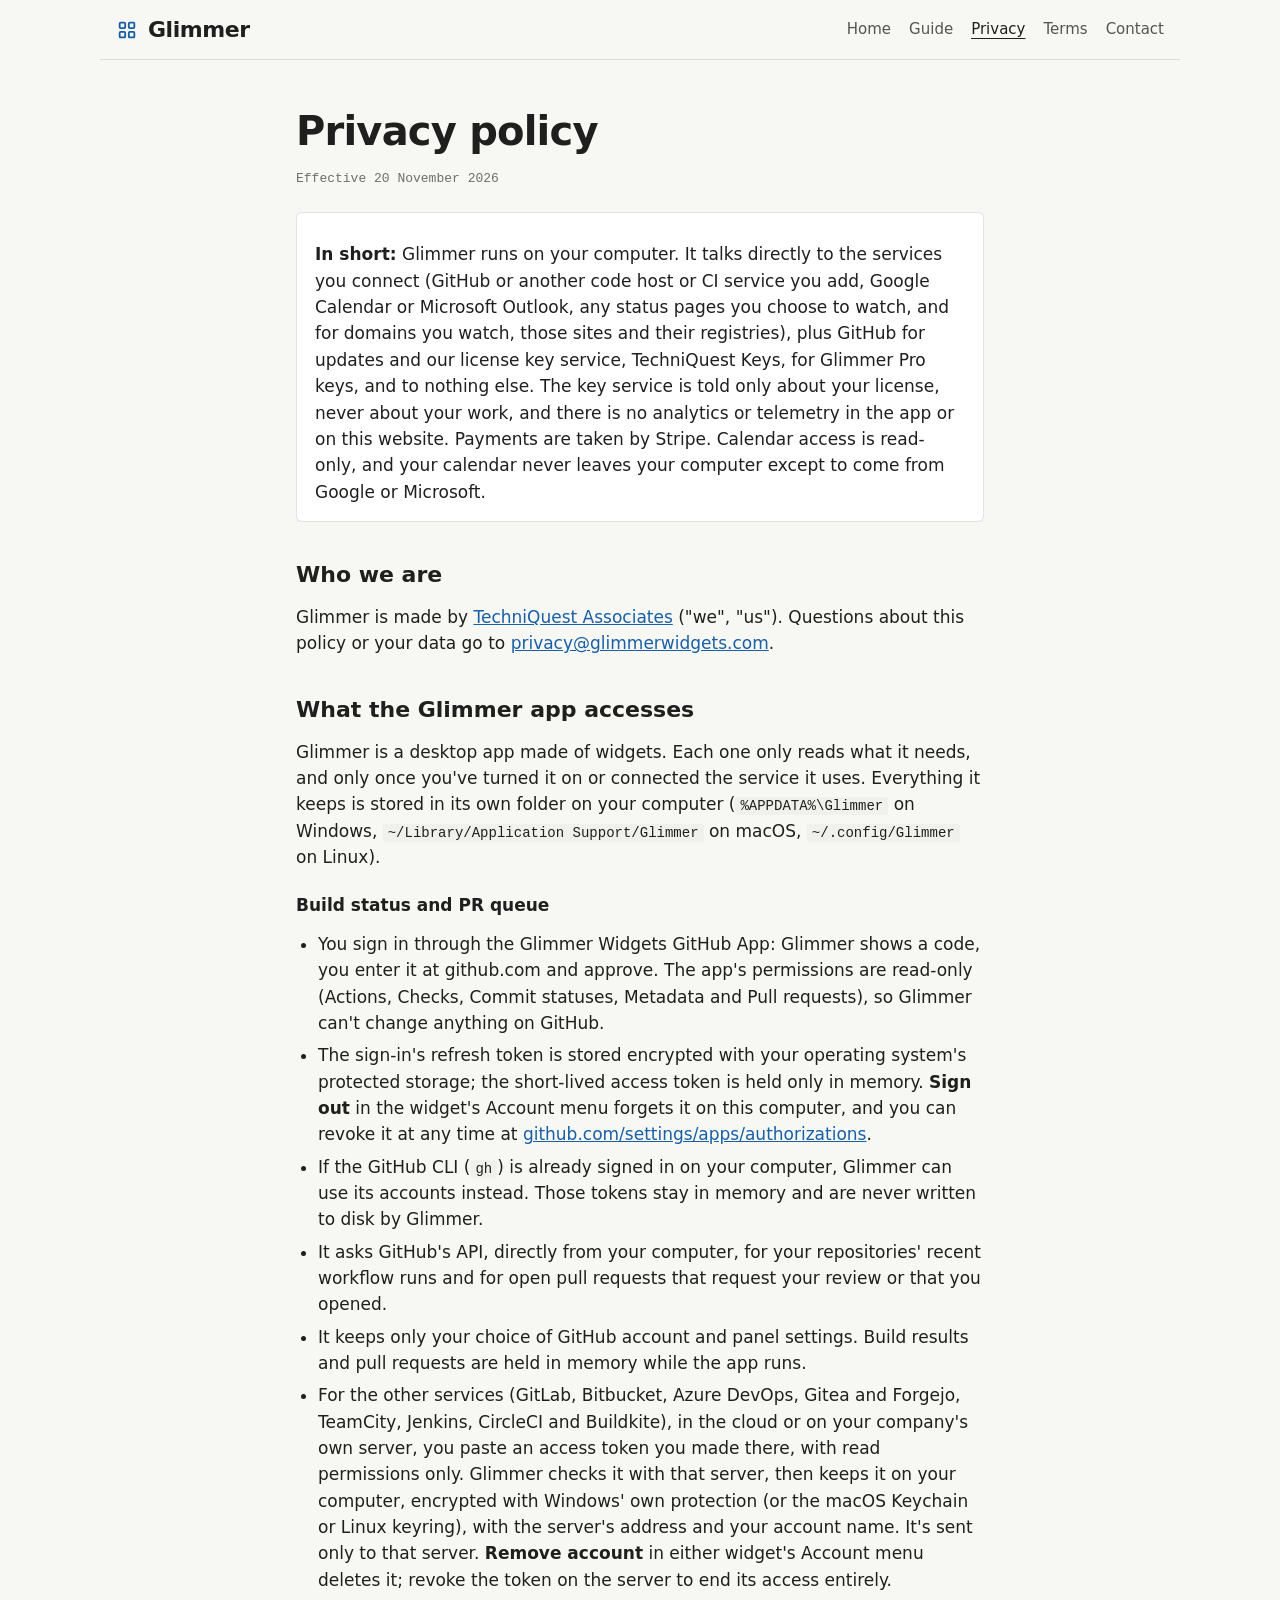
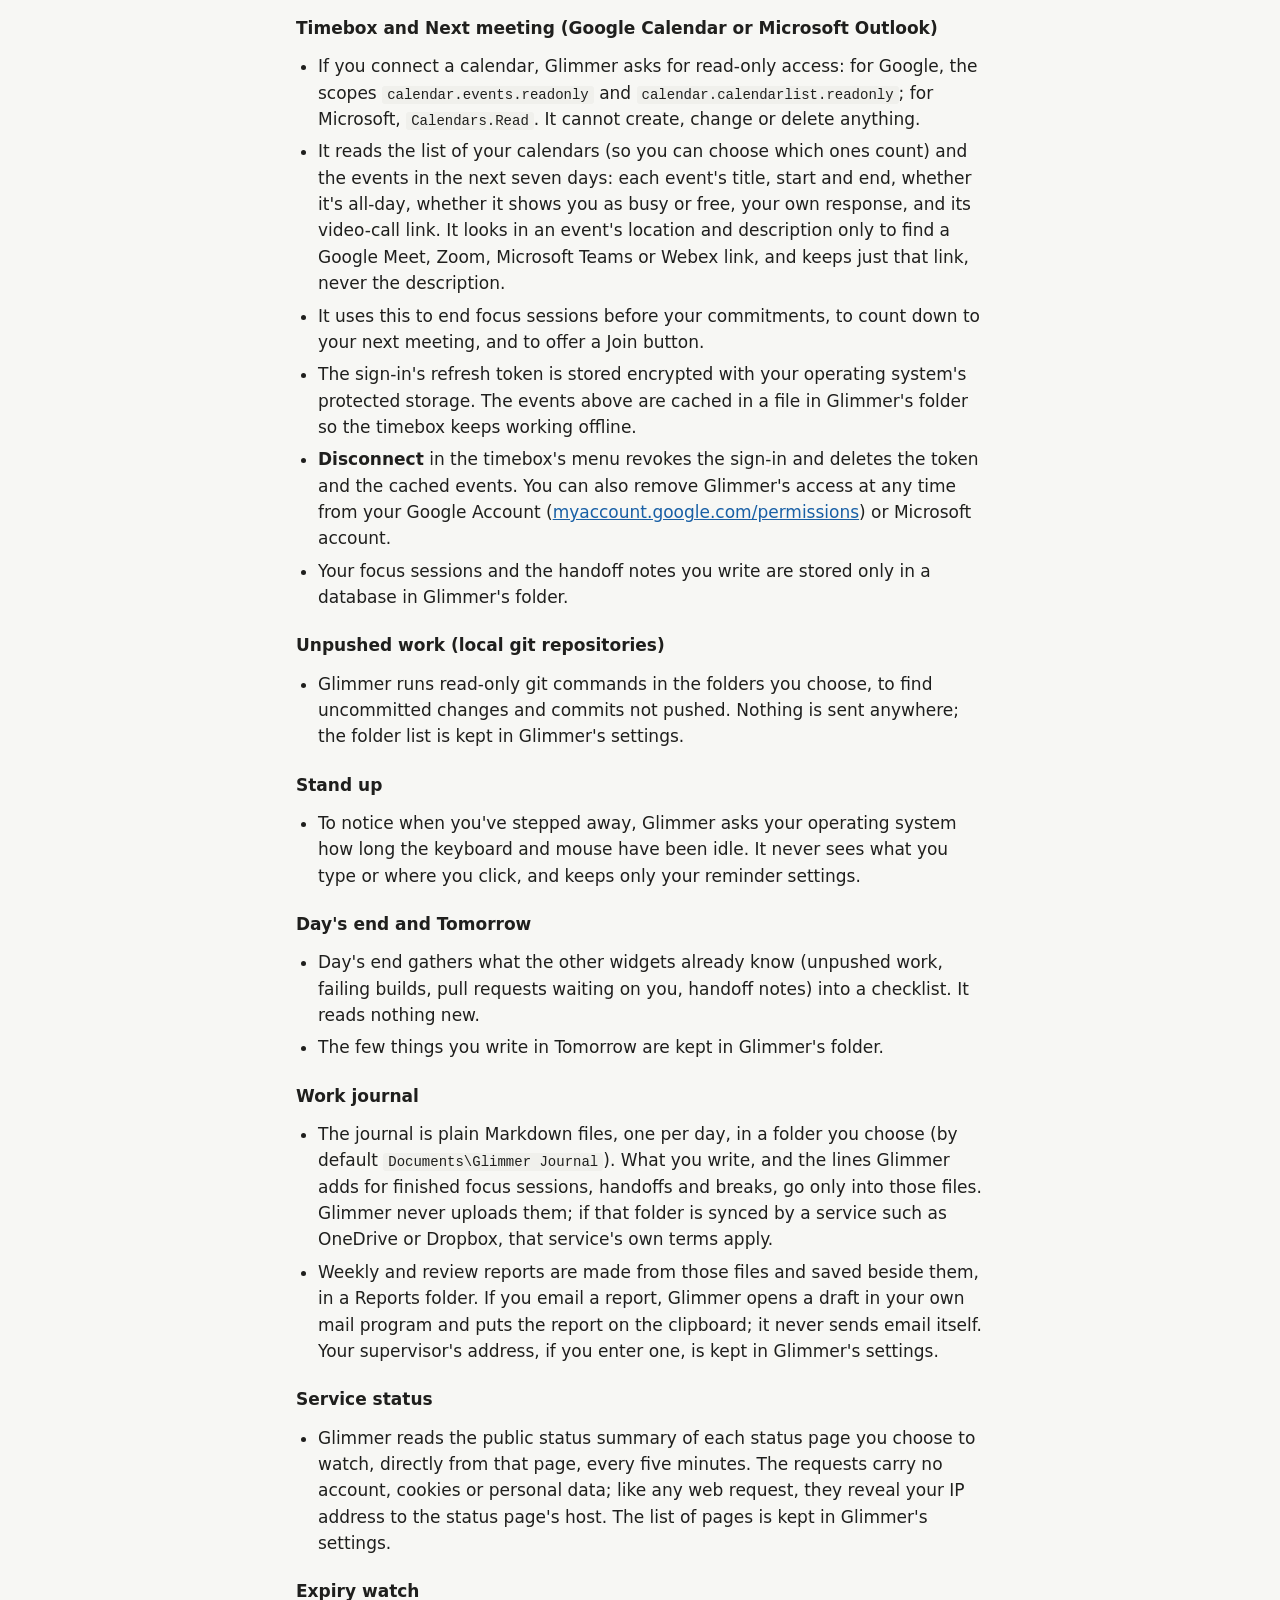
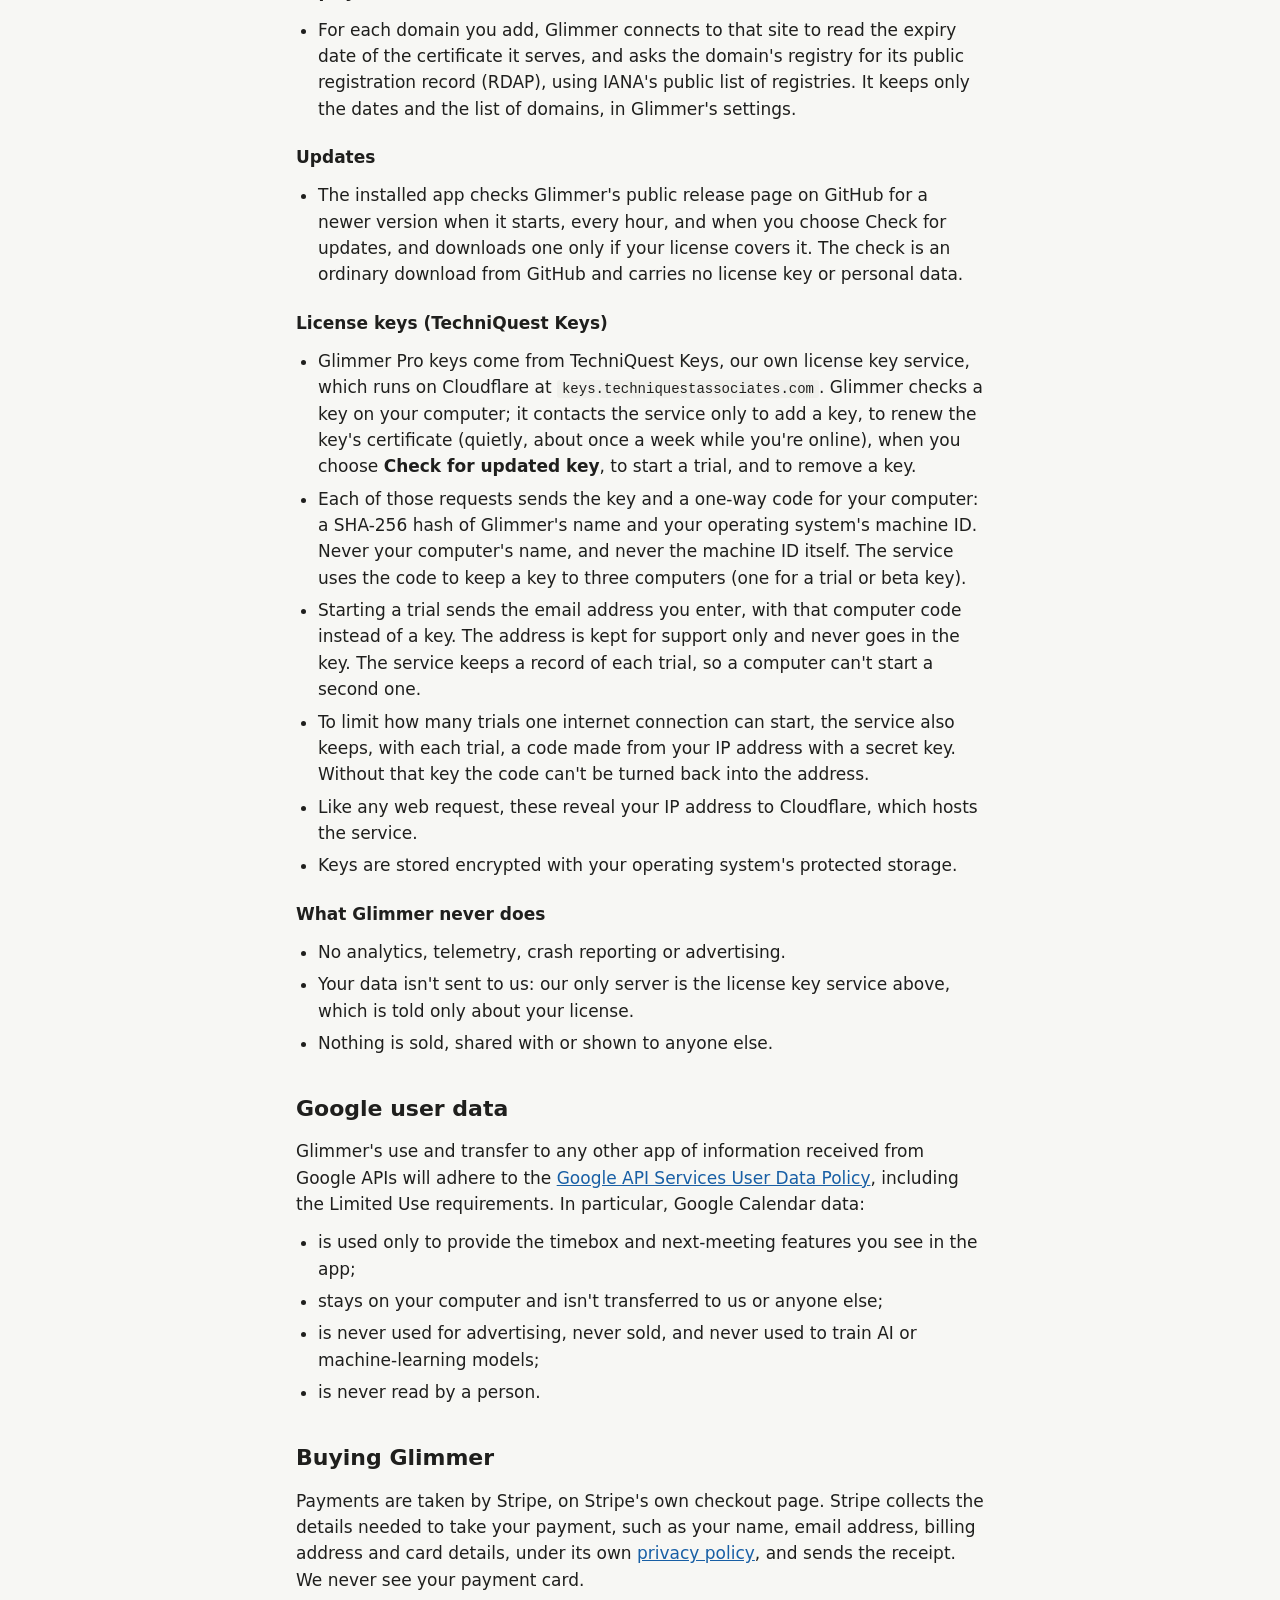
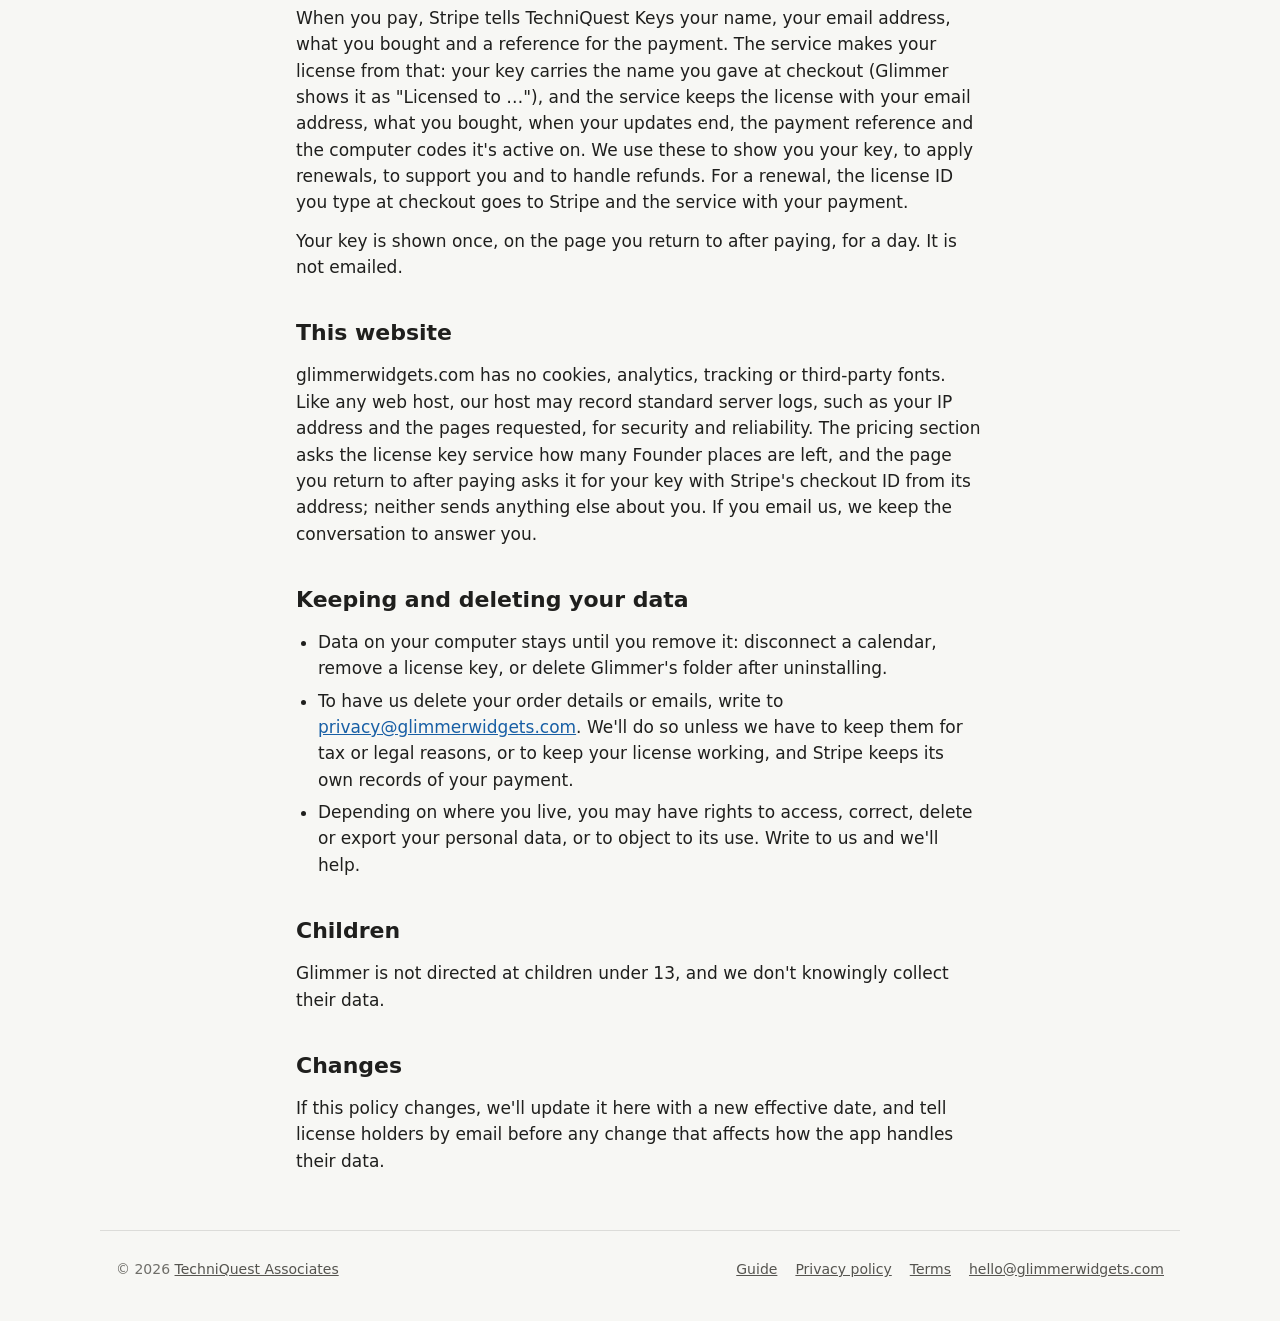
<file: privacy.html>
<!doctype html>
<html lang="en">
<head>
<meta charset="utf-8">
<meta name="viewport" content="width=device-width, initial-scale=1">
<title>Privacy policy · Glimmer</title>
<meta name="description" content="What the Glimmer desktop widgets read, where they keep it, and what is never sent anywhere.">
<link rel="icon" href="favicon.svg" type="image/svg+xml">
<link rel="stylesheet" href="site.css">
</head>
<body>
<svg width="0" height="0" style="position:absolute" aria-hidden="true">
  <defs>
    <g id="i-traffic" fill="none" stroke="currentColor" stroke-width="2" stroke-linecap="round" stroke-linejoin="round"><path d="M7 2m0 5a5 5 0 0 1 5 -5h0a5 5 0 0 1 5 5v10a5 5 0 0 1 -5 5h0a5 5 0 0 1 -5 -5z"/><path d="M12 7m-1 0a1 1 0 1 0 2 0a1 1 0 1 0 -2 0"/><path d="M12 12m-1 0a1 1 0 1 0 2 0a1 1 0 1 0 -2 0"/><path d="M12 17m-1 0a1 1 0 1 0 2 0a1 1 0 1 0 -2 0"/></g>
    <g id="i-timebox" fill="none" stroke="currentColor" stroke-width="2" stroke-linecap="round" stroke-linejoin="round"><path d="M4 13a8 8 0 1 0 16 0a8 8 0 1 0-16 0"/><path d="M12 9v4l2.5 2.5M9 2h6"/></g>
    <g id="i-upload" fill="none" stroke="currentColor" stroke-width="2" stroke-linecap="round" stroke-linejoin="round"><path d="M12 15V4"/><path d="M7.5 8.5L12 4l4.5 4.5"/><path d="M5 14v5h14v-5"/></g>
    <g id="i-grid" fill="none" stroke="currentColor" stroke-width="2" stroke-linecap="round" stroke-linejoin="round"><path d="M4 4m0 1a1 1 0 0 1 1 -1h4a1 1 0 0 1 1 1v4a1 1 0 0 1 -1 1h-4a1 1 0 0 1 -1 -1z"/><path d="M14 4m0 1a1 1 0 0 1 1 -1h4a1 1 0 0 1 1 1v4a1 1 0 0 1 -1 1h-4a1 1 0 0 1 -1 -1z"/><path d="M4 14m0 1a1 1 0 0 1 1 -1h4a1 1 0 0 1 1 1v4a1 1 0 0 1 -1 1h-4a1 1 0 0 1 -1 -1z"/><path d="M14 14m0 1a1 1 0 0 1 1 -1h4a1 1 0 0 1 1 1v4a1 1 0 0 1 -1 1h-4a1 1 0 0 1 -1 -1z"/></g>
    <g id="i-pin" fill="none" stroke="currentColor" stroke-width="2" stroke-linecap="round" stroke-linejoin="round"><path d="M15 4.5l-4 4-4 1.5-1.5 1.5 7 7 1.5-1.5 1.5-4 4-4"/><path d="M9 15l-4.5 4.5"/><path d="M14.5 4l5.5 5.5"/></g>
    <g id="i-close" fill="none" stroke="currentColor" stroke-width="2" stroke-linecap="round"><path d="M18 6L6 18M6 6l12 12"/></g>
    <g id="i-wifi" fill="none" stroke="currentColor" stroke-width="2" stroke-linecap="round"><path d="M12 18h.01M9.17 15.17a4 4 0 0 1 5.66 0M6.34 12.34a8 8 0 0 1 11.32 0M3.51 9.51a12 12 0 0 1 16.98 0"/></g>
    <g id="i-pr" fill="none" stroke="currentColor" stroke-width="2" stroke-linecap="round" stroke-linejoin="round"><path d="M6 18m-2 0a2 2 0 1 0 4 0a2 2 0 1 0 -4 0"/><path d="M6 6m-2 0a2 2 0 1 0 4 0a2 2 0 1 0 -4 0"/><path d="M18 18m-2 0a2 2 0 1 0 4 0a2 2 0 1 0 -4 0"/><path d="M6 8l0 8"/><path d="M11 6h5a2 2 0 0 1 2 2v8"/><path d="M14 9l-3 -3l3 -3"/></g>
    <g id="i-cal" fill="none" stroke="currentColor" stroke-width="2" stroke-linecap="round" stroke-linejoin="round"><path d="M4 5m0 2a2 2 0 0 1 2 -2h12a2 2 0 0 1 2 2v12a2 2 0 0 1 -2 2h-12a2 2 0 0 1 -2 -2z"/><path d="M16 3l0 4"/><path d="M8 3l0 4"/><path d="M4 11l16 0"/><path d="M8 15h2v2h-2z"/></g>
  </defs>
</svg>

<header class="wrap top">
  <a class="brand" href="./"><svg viewBox="0 0 24 24" aria-hidden="true"><use href="#i-grid"/></svg>Glimmer</a>
  <nav aria-label="Site">
    <a href="./">Home</a>
    <a href="guide.html">Guide</a>
    <a href="privacy.html" aria-current="page">Privacy</a>
    <a href="terms.html">Terms</a>
    <a href="mailto:hello@glimmerwidgets.com">Contact</a>
  </nav>
</header>

<main class="wrap doc">
  <h1>Privacy policy</h1>
  <p class="updated">Effective 20 November 2026</p>

  <div class="summary">
    <p><strong>In short:</strong> Glimmer runs on your computer. It talks directly to the services you connect (GitHub or another code host or CI service you add, Google Calendar or Microsoft Outlook, any status pages you choose to watch, and for domains you watch, those sites and their registries), plus GitHub for updates and our license key service, TechniQuest Keys, for Glimmer Pro keys, and to nothing else. The key service is told only about your license, never about your work, and there is no analytics or telemetry in the app or on this website. Payments are taken by Stripe. Calendar access is read-only, and your calendar never leaves your computer except to come from Google or Microsoft.</p>
  </div>

  <h2>Who we are</h2>
  <p>Glimmer is made by <a href="https://techniquestassociates.com/">TechniQuest Associates</a> ("we", "us"). Questions about this policy or your data go to <a href="mailto:privacy@glimmerwidgets.com">privacy@glimmerwidgets.com</a>.</p>

  <h2>What the Glimmer app accesses</h2>
  <p>Glimmer is a desktop app made of widgets. Each one only reads what it needs, and only once you've turned it on or connected the service it uses. Everything it keeps is stored in its own folder on your computer (<code>%APPDATA%\Glimmer</code> on Windows, <code>~/Library/Application Support/Glimmer</code> on macOS, <code>~/.config/Glimmer</code> on Linux).</p>

  <h3>Build status and PR queue</h3>
  <ul>
    <li>You sign in through the Glimmer Widgets GitHub App: Glimmer shows a code, you enter it at github.com and approve. The app's permissions are read-only (Actions, Checks, Commit statuses, Metadata and Pull requests), so Glimmer can't change anything on GitHub.</li>
    <li>The sign-in's refresh token is stored encrypted with your operating system's protected storage; the short-lived access token is held only in memory. <strong>Sign out</strong> in the widget's Account menu forgets it on this computer, and you can revoke it at any time at <a href="https://github.com/settings/apps/authorizations">github.com/settings/apps/authorizations</a>.</li>
    <li>If the GitHub CLI (<code>gh</code>) is already signed in on your computer, Glimmer can use its accounts instead. Those tokens stay in memory and are never written to disk by Glimmer.</li>
    <li>It asks GitHub's API, directly from your computer, for your repositories' recent workflow runs and for open pull requests that request your review or that you opened.</li>
    <li>It keeps only your choice of GitHub account and panel settings. Build results and pull requests are held in memory while the app runs.</li>
    <li>For the other services (GitLab, Bitbucket, Azure DevOps, Gitea and Forgejo, TeamCity, Jenkins, CircleCI and Buildkite), in the cloud or on your company's own server, you paste an access token you made there, with read permissions only. Glimmer checks it with that server, then keeps it on your computer, encrypted with Windows' own protection (or the macOS Keychain or Linux keyring), with the server's address and your account name. It's sent only to that server. <strong>Remove account</strong> in either widget's Account menu deletes it; revoke the token on the server to end its access entirely.</li>
  </ul>

  <h3>Timebox and Next meeting (Google Calendar or Microsoft Outlook)</h3>
  <ul>
    <li>If you connect a calendar, Glimmer asks for read-only access: for Google, the scopes <code>calendar.events.readonly</code> and <code>calendar.calendarlist.readonly</code>; for Microsoft, <code>Calendars.Read</code>. It cannot create, change or delete anything.</li>
    <li>It reads the list of your calendars (so you can choose which ones count) and the events in the next seven days: each event's title, start and end, whether it's all-day, whether it shows you as busy or free, your own response, and its video-call link. It looks in an event's location and description only to find a Google Meet, Zoom, Microsoft Teams or Webex link, and keeps just that link, never the description.</li>
    <li>It uses this to end focus sessions before your commitments, to count down to your next meeting, and to offer a Join button.</li>
    <li>The sign-in's refresh token is stored encrypted with your operating system's protected storage. The events above are cached in a file in Glimmer's folder so the timebox keeps working offline.</li>
    <li><strong>Disconnect</strong> in the timebox's menu revokes the sign-in and deletes the token and the cached events. You can also remove Glimmer's access at any time from your Google Account (<a href="https://myaccount.google.com/permissions">myaccount.google.com/permissions</a>) or Microsoft account.</li>
    <li>Your focus sessions and the handoff notes you write are stored only in a database in Glimmer's folder.</li>
  </ul>

  <h3>Unpushed work (local git repositories)</h3>
  <ul>
    <li>Glimmer runs read-only git commands in the folders you choose, to find uncommitted changes and commits not pushed. Nothing is sent anywhere; the folder list is kept in Glimmer's settings.</li>
  </ul>

  <h3>Stand up</h3>
  <ul>
    <li>To notice when you've stepped away, Glimmer asks your operating system how long the keyboard and mouse have been idle. It never sees what you type or where you click, and keeps only your reminder settings.</li>
  </ul>

  <h3>Day's end and Tomorrow</h3>
  <ul>
    <li>Day's end gathers what the other widgets already know (unpushed work, failing builds, pull requests waiting on you, handoff notes) into a checklist. It reads nothing new.</li>
    <li>The few things you write in Tomorrow are kept in Glimmer's folder.</li>
  </ul>

  <h3>Work journal</h3>
  <ul>
    <li>The journal is plain Markdown files, one per day, in a folder you choose (by default <code>Documents\Glimmer Journal</code>). What you write, and the lines Glimmer adds for finished focus sessions, handoffs and breaks, go only into those files. Glimmer never uploads them; if that folder is synced by a service such as OneDrive or Dropbox, that service's own terms apply.</li>
    <li>Weekly and review reports are made from those files and saved beside them, in a Reports folder. If you email a report, Glimmer opens a draft in your own mail program and puts the report on the clipboard; it never sends email itself. Your supervisor's address, if you enter one, is kept in Glimmer's settings.</li>
  </ul>

  <h3>Service status</h3>
  <ul>
    <li>Glimmer reads the public status summary of each status page you choose to watch, directly from that page, every five minutes. The requests carry no account, cookies or personal data; like any web request, they reveal your IP address to the status page's host. The list of pages is kept in Glimmer's settings.</li>
  </ul>

  <h3>Expiry watch</h3>
  <ul>
    <li>For each domain you add, Glimmer connects to that site to read the expiry date of the certificate it serves, and asks the domain's registry for its public registration record (RDAP), using IANA's public list of registries. It keeps only the dates and the list of domains, in Glimmer's settings.</li>
  </ul>

  <h3>Updates</h3>
  <ul>
    <li>The installed app checks Glimmer's public release page on GitHub for a newer version when it starts, every hour, and when you choose Check for updates, and downloads one only if your license covers it. The check is an ordinary download from GitHub and carries no license key or personal data.</li>
  </ul>

  <h3>License keys (TechniQuest Keys)</h3>
  <ul>
    <li>Glimmer Pro keys come from TechniQuest Keys, our own license key service, which runs on Cloudflare at <code>keys.techniquestassociates.com</code>. Glimmer checks a key on your computer; it contacts the service only to add a key, to renew the key's certificate (quietly, about once a week while you're online), when you choose <strong>Check for updated key</strong>, to start a trial, and to remove a key.</li>
    <li>Each of those requests sends the key and a one-way code for your computer: a SHA-256 hash of Glimmer's name and your operating system's machine ID. Never your computer's name, and never the machine ID itself. The service uses the code to keep a key to three computers (one for a trial or beta key).</li>
    <li>Starting a trial sends the email address you enter, with that computer code instead of a key. The address is kept for support only and never goes in the key. The service keeps a record of each trial, so a computer can't start a second one.</li>
    <li>To limit how many trials one internet connection can start, the service also keeps, with each trial, a code made from your IP address with a secret key. Without that key the code can't be turned back into the address.</li>
    <li>Like any web request, these reveal your IP address to Cloudflare, which hosts the service. <!-- CHECK: whether Cloudflare's or the Worker's request logs keep IP addresses, and for how long. --></li>
    <li>Keys are stored encrypted with your operating system's protected storage.</li>
  </ul>

  <h3>What Glimmer never does</h3>
  <ul>
    <li>No analytics, telemetry, crash reporting or advertising.</li>
    <li>Your data isn't sent to us: our only server is the license key service above, which is told only about your license.</li>
    <li>Nothing is sold, shared with or shown to anyone else.</li>
  </ul>

  <h2>Google user data</h2>
  <p>Glimmer's use and transfer to any other app of information received from Google APIs will adhere to the <a href="https://developers.google.com/terms/api-services-user-data-policy">Google API Services User Data Policy</a>, including the Limited Use requirements. In particular, Google Calendar data:</p>
  <ul>
    <li>is used only to provide the timebox and next-meeting features you see in the app;</li>
    <li>stays on your computer and isn't transferred to us or anyone else;</li>
    <li>is never used for advertising, never sold, and never used to train AI or machine-learning models;</li>
    <li>is never read by a person.</li>
  </ul>

  <h2>Buying Glimmer</h2>
  <!-- CHECK: whether payments go through Stripe Managed Payments (Stripe as merchant of record, handling tax) or an ordinary Stripe account; say so here and in the terms once it is settled. -->
  <p>Payments are taken by Stripe, on Stripe's own checkout page. Stripe collects the details needed to take your payment, such as your name, email address, billing address and card details, under its own <a href="https://stripe.com/privacy">privacy policy</a>, and sends the receipt. We never see your payment card.</p>
  <p>When you pay, Stripe tells TechniQuest Keys your name, your email address, what you bought and a reference for the payment. The service makes your license from that: your key carries the name you gave at checkout (Glimmer shows it as "Licensed to …"), and the service keeps the license with your email address, what you bought, when your updates end, the payment reference and the computer codes it's active on. We use these to show you your key, to apply renewals, to support you and to handle refunds. For a renewal, the license ID you type at checkout goes to Stripe and the service with your payment.</p>
  <p>Your key is shown once, on the page you return to after paying, for a day. It is not emailed.</p>

  <h2>This website</h2>
  <p>glimmerwidgets.com has no cookies, analytics, tracking or third-party fonts. Like any web host, our host may record standard server logs, such as your IP address and the pages requested, for security and reliability. The pricing section asks the license key service how many Founder places are left, and the page you return to after paying asks it for your key with Stripe's checkout ID from its address; neither sends anything else about you. If you email us, we keep the conversation to answer you.</p>

  <h2>Keeping and deleting your data</h2>
  <ul>
    <li>Data on your computer stays until you remove it: disconnect a calendar, remove a license key, or delete Glimmer's folder after uninstalling.</li>
    <li>To have us delete your order details or emails, write to <a href="mailto:privacy@glimmerwidgets.com">privacy@glimmerwidgets.com</a>. We'll do so unless we have to keep them for tax or legal reasons, or to keep your license working, and Stripe keeps its own records of your payment. <!-- CHECK: how long TechniQuest Keys keeps license, order and trial records; its ADR 023 keeps trial records for good, for the one-trial-per-computer rule. --></li>
    <li>Depending on where you live, you may have rights to access, correct, delete or export your personal data, or to object to its use. Write to us and we'll help.</li>
  </ul>

  <h2>Children</h2>
  <p>Glimmer is not directed at children under 13, and we don't knowingly collect their data.</p>

  <h2>Changes</h2>
  <p>If this policy changes, we'll update it here with a new effective date, and tell license holders by email before any change that affects how the app handles their data.</p>
</main>

<footer class="wrap site-foot">
  <span>&copy; 2026 <a href="https://techniquestassociates.com/">TechniQuest Associates</a></span>
  <nav aria-label="Footer"><a href="guide.html">Guide</a><a href="privacy.html">Privacy policy</a><a href="terms.html">Terms</a><a href="mailto:hello@glimmerwidgets.com">hello@glimmerwidgets.com</a></nav>
</footer>
</body>
</html>
</file>
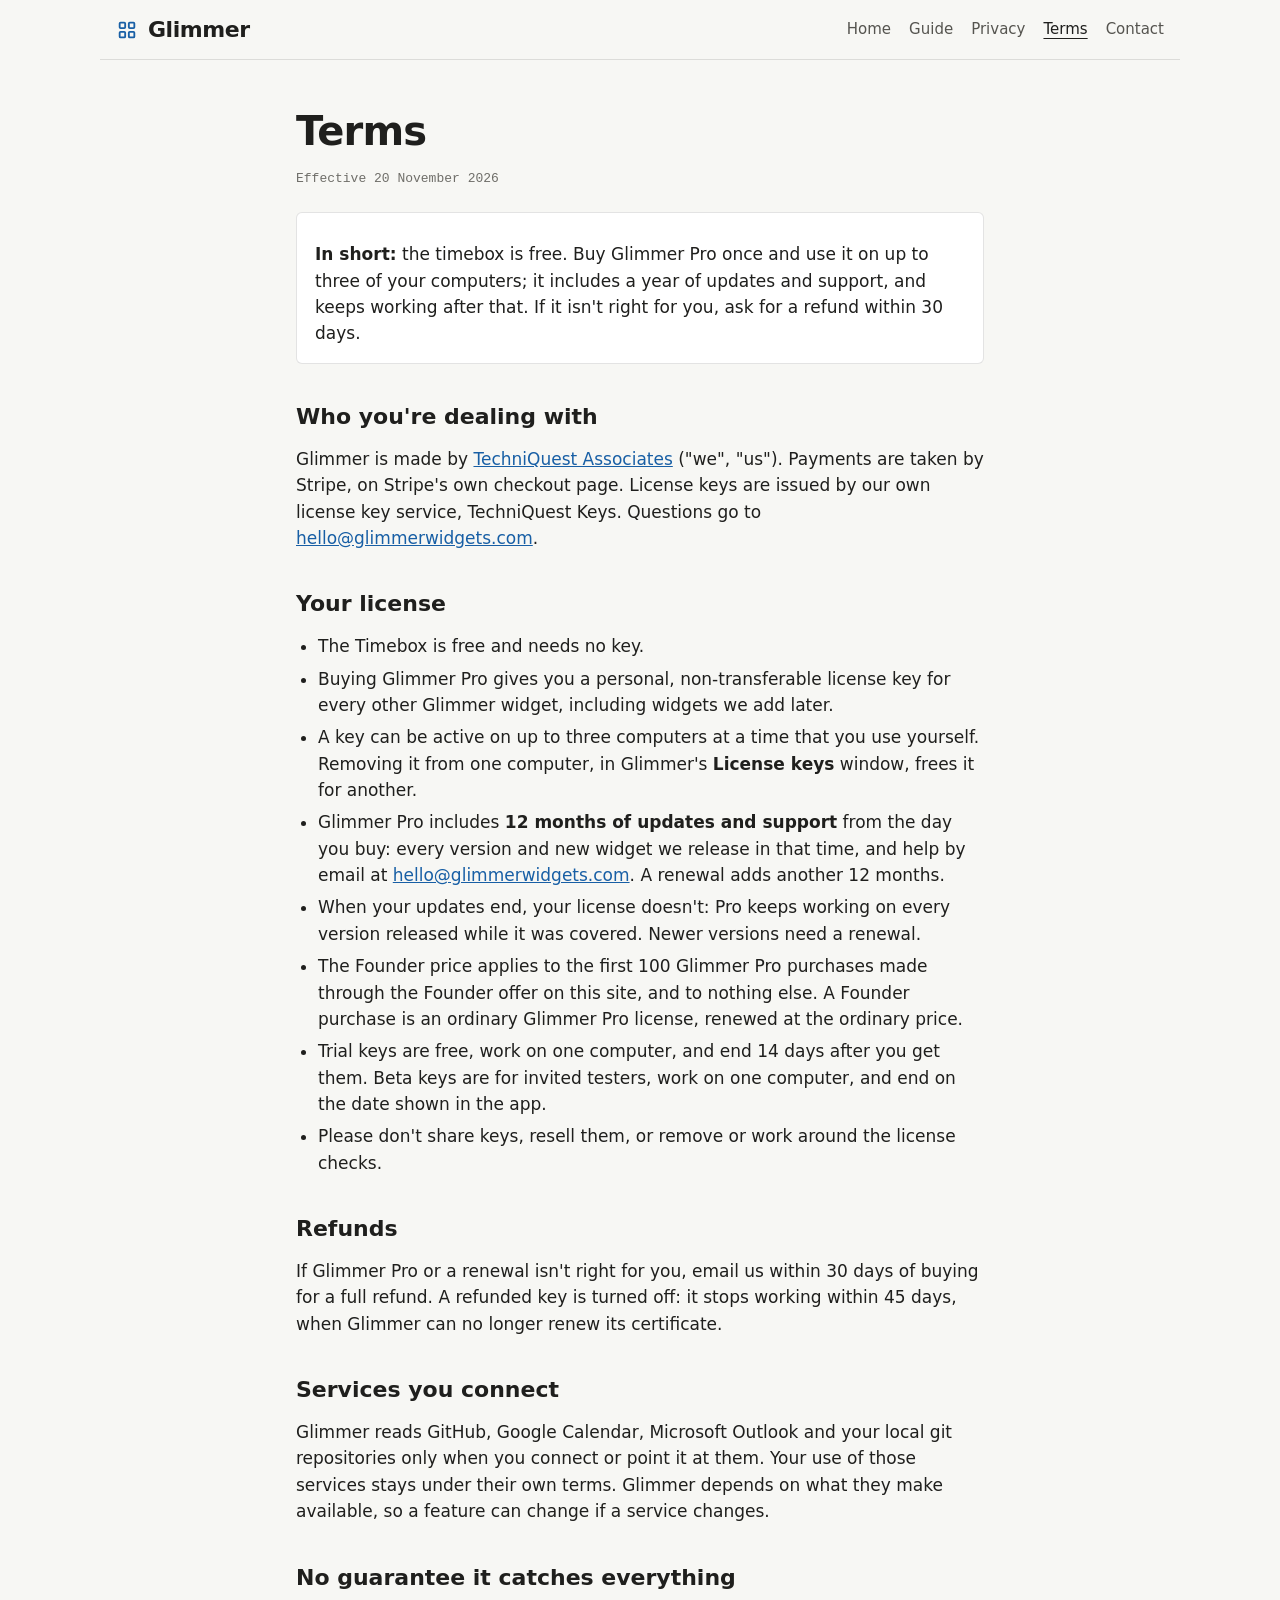
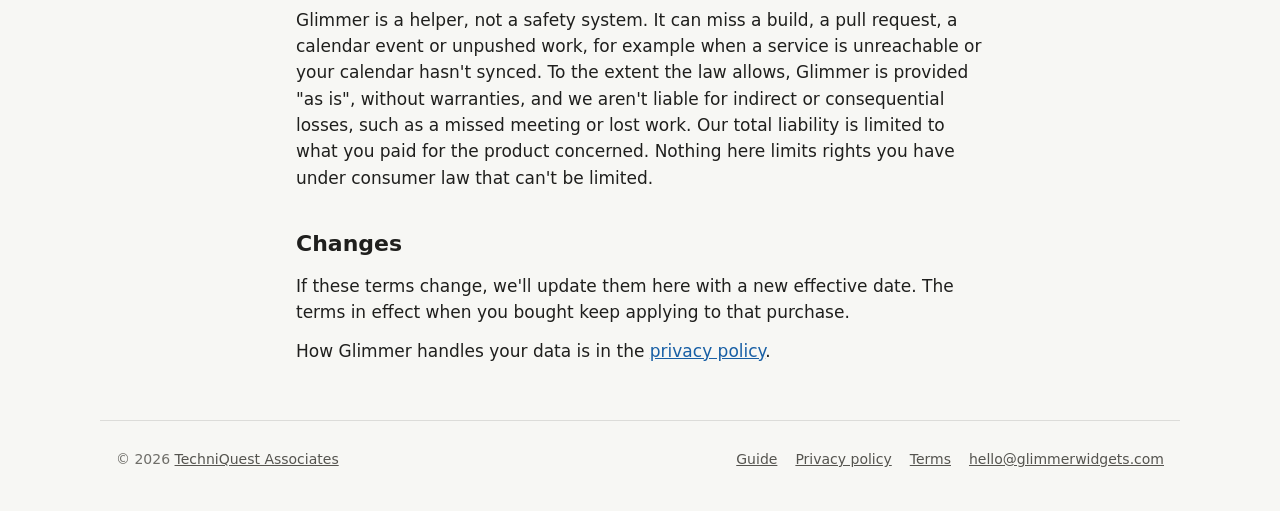
<file: terms.html>
<!doctype html>
<html lang="en">
<head>
<meta charset="utf-8">
<meta name="viewport" content="width=device-width, initial-scale=1">
<title>Terms · Glimmer</title>
<meta name="description" content="License, refund and use terms for the Glimmer desktop widgets.">
<link rel="icon" href="favicon.svg" type="image/svg+xml">
<link rel="stylesheet" href="site.css">
</head>
<body>
<svg width="0" height="0" style="position:absolute" aria-hidden="true">
  <defs>
    <g id="i-traffic" fill="none" stroke="currentColor" stroke-width="2" stroke-linecap="round" stroke-linejoin="round"><path d="M7 2m0 5a5 5 0 0 1 5 -5h0a5 5 0 0 1 5 5v10a5 5 0 0 1 -5 5h0a5 5 0 0 1 -5 -5z"/><path d="M12 7m-1 0a1 1 0 1 0 2 0a1 1 0 1 0 -2 0"/><path d="M12 12m-1 0a1 1 0 1 0 2 0a1 1 0 1 0 -2 0"/><path d="M12 17m-1 0a1 1 0 1 0 2 0a1 1 0 1 0 -2 0"/></g>
    <g id="i-timebox" fill="none" stroke="currentColor" stroke-width="2" stroke-linecap="round" stroke-linejoin="round"><path d="M4 13a8 8 0 1 0 16 0a8 8 0 1 0-16 0"/><path d="M12 9v4l2.5 2.5M9 2h6"/></g>
    <g id="i-upload" fill="none" stroke="currentColor" stroke-width="2" stroke-linecap="round" stroke-linejoin="round"><path d="M12 15V4"/><path d="M7.5 8.5L12 4l4.5 4.5"/><path d="M5 14v5h14v-5"/></g>
    <g id="i-grid" fill="none" stroke="currentColor" stroke-width="2" stroke-linecap="round" stroke-linejoin="round"><path d="M4 4m0 1a1 1 0 0 1 1 -1h4a1 1 0 0 1 1 1v4a1 1 0 0 1 -1 1h-4a1 1 0 0 1 -1 -1z"/><path d="M14 4m0 1a1 1 0 0 1 1 -1h4a1 1 0 0 1 1 1v4a1 1 0 0 1 -1 1h-4a1 1 0 0 1 -1 -1z"/><path d="M4 14m0 1a1 1 0 0 1 1 -1h4a1 1 0 0 1 1 1v4a1 1 0 0 1 -1 1h-4a1 1 0 0 1 -1 -1z"/><path d="M14 14m0 1a1 1 0 0 1 1 -1h4a1 1 0 0 1 1 1v4a1 1 0 0 1 -1 1h-4a1 1 0 0 1 -1 -1z"/></g>
    <g id="i-pin" fill="none" stroke="currentColor" stroke-width="2" stroke-linecap="round" stroke-linejoin="round"><path d="M15 4.5l-4 4-4 1.5-1.5 1.5 7 7 1.5-1.5 1.5-4 4-4"/><path d="M9 15l-4.5 4.5"/><path d="M14.5 4l5.5 5.5"/></g>
    <g id="i-close" fill="none" stroke="currentColor" stroke-width="2" stroke-linecap="round"><path d="M18 6L6 18M6 6l12 12"/></g>
    <g id="i-wifi" fill="none" stroke="currentColor" stroke-width="2" stroke-linecap="round"><path d="M12 18h.01M9.17 15.17a4 4 0 0 1 5.66 0M6.34 12.34a8 8 0 0 1 11.32 0M3.51 9.51a12 12 0 0 1 16.98 0"/></g>
    <g id="i-pr" fill="none" stroke="currentColor" stroke-width="2" stroke-linecap="round" stroke-linejoin="round"><path d="M6 18m-2 0a2 2 0 1 0 4 0a2 2 0 1 0 -4 0"/><path d="M6 6m-2 0a2 2 0 1 0 4 0a2 2 0 1 0 -4 0"/><path d="M18 18m-2 0a2 2 0 1 0 4 0a2 2 0 1 0 -4 0"/><path d="M6 8l0 8"/><path d="M11 6h5a2 2 0 0 1 2 2v8"/><path d="M14 9l-3 -3l3 -3"/></g>
    <g id="i-cal" fill="none" stroke="currentColor" stroke-width="2" stroke-linecap="round" stroke-linejoin="round"><path d="M4 5m0 2a2 2 0 0 1 2 -2h12a2 2 0 0 1 2 2v12a2 2 0 0 1 -2 2h-12a2 2 0 0 1 -2 -2z"/><path d="M16 3l0 4"/><path d="M8 3l0 4"/><path d="M4 11l16 0"/><path d="M8 15h2v2h-2z"/></g>
  </defs>
</svg>

<header class="wrap top">
  <a class="brand" href="./"><svg viewBox="0 0 24 24" aria-hidden="true"><use href="#i-grid"/></svg>Glimmer</a>
  <nav aria-label="Site">
    <a href="./">Home</a>
    <a href="guide.html">Guide</a>
    <a href="privacy.html">Privacy</a>
    <a href="terms.html" aria-current="page">Terms</a>
    <a href="mailto:hello@glimmerwidgets.com">Contact</a>
  </nav>
</header>

<main class="wrap doc">
  <h1>Terms</h1>
  <p class="updated">Effective 20 November 2026</p>

  <div class="summary">
    <p><strong>In short:</strong> the timebox is free. Buy Glimmer Pro once and use it on up to three of your computers; it includes a year of updates and support, and keeps working after that. If it isn't right for you, ask for a refund within 30 days.</p>
  </div>

  <h2>Who you're dealing with</h2>
  <p>Glimmer is made by <a href="https://techniquestassociates.com/">TechniQuest Associates</a> ("we", "us"). Payments are taken by Stripe, on Stripe's own checkout page. <!-- CHECK: if Stripe Managed Payments is used, Stripe is the merchant of record; name it as such here, with a link to its buyer terms. --> License keys are issued by our own license key service, TechniQuest Keys. Questions go to <a href="mailto:hello@glimmerwidgets.com">hello@glimmerwidgets.com</a>.</p>

  <h2>Your license</h2>
  <ul>
    <li>The Timebox is free and needs no key.</li>
    <li>Buying Glimmer Pro gives you a personal, non-transferable license key for every other Glimmer widget, including widgets we add later.</li>
    <li>A key can be active on up to three computers at a time that you use yourself. Removing it from one computer, in Glimmer's <strong>License keys</strong> window, frees it for another.</li>
    <li>Glimmer Pro includes <strong>12 months of updates and support</strong> from the day you buy: every version and new widget we release in that time, and help by email at <a href="mailto:hello@glimmerwidgets.com">hello@glimmerwidgets.com</a>. A renewal adds another 12 months.</li>
    <li>When your updates end, your license doesn't: Pro keeps working on every version released while it was covered. Newer versions need a renewal.</li>
    <li>The Founder price applies to the first 100 Glimmer Pro purchases made through the Founder offer on this site, and to nothing else. A Founder purchase is an ordinary Glimmer Pro license, renewed at the ordinary price.</li>
    <li>Trial keys are free, work on one computer, and end 14 days after you get them. Beta keys are for invited testers, work on one computer, and end on the date shown in the app.</li>
    <li>Please don't share keys, resell them, or remove or work around the license checks.</li>
  </ul>

  <h2>Refunds</h2>
  <p>If Glimmer Pro or a renewal isn't right for you, email us within 30 days of buying for a full refund. A refunded key is turned off: it stops working within 45 days, when Glimmer can no longer renew its certificate.</p>

  <h2>Services you connect</h2>
  <p>Glimmer reads GitHub, Google Calendar, Microsoft Outlook and your local git repositories only when you connect or point it at them. Your use of those services stays under their own terms. Glimmer depends on what they make available, so a feature can change if a service changes.</p>

  <h2>No guarantee it catches everything</h2>
  <p>Glimmer is a helper, not a safety system. It can miss a build, a pull request, a calendar event or unpushed work, for example when a service is unreachable or your calendar hasn't synced. To the extent the law allows, Glimmer is provided "as is", without warranties, and we aren't liable for indirect or consequential losses, such as a missed meeting or lost work. Our total liability is limited to what you paid for the product concerned. Nothing here limits rights you have under consumer law that can't be limited.</p>

  <h2>Changes</h2>
  <p>If these terms change, we'll update them here with a new effective date. The terms in effect when you bought keep applying to that purchase.</p>

  <p>How Glimmer handles your data is in the <a href="privacy.html">privacy policy</a>.</p>
</main>

<footer class="wrap site-foot">
  <span>&copy; 2026 <a href="https://techniquestassociates.com/">TechniQuest Associates</a></span>
  <nav aria-label="Footer"><a href="guide.html">Guide</a><a href="privacy.html">Privacy policy</a><a href="terms.html">Terms</a><a href="mailto:hello@glimmerwidgets.com">hello@glimmerwidgets.com</a></nav>
</footer>
</body>
</html>
</file>
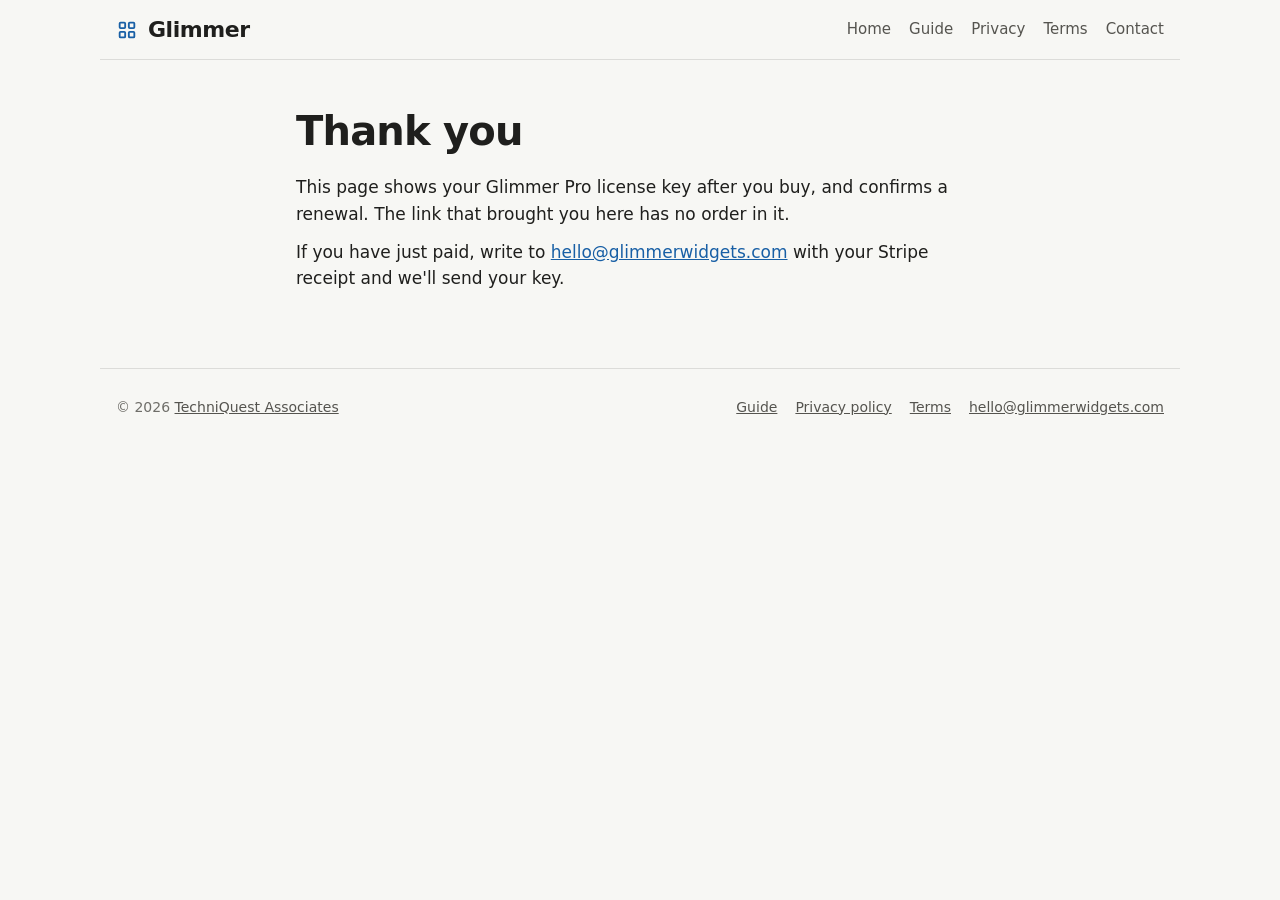
<file: thanks.html>
<!doctype html>
<html lang="en">
<head>
<meta charset="utf-8">
<meta name="viewport" content="width=device-width, initial-scale=1">
<title>Your license key · Glimmer</title>
<meta name="description" content="Your Glimmer Pro license key, after you buy or renew.">
<meta name="robots" content="noindex">
<meta name="referrer" content="no-referrer">
<link rel="icon" href="favicon.svg" type="image/svg+xml">
<link rel="stylesheet" href="site.css">
</head>
<!-- data-key-service: the license key service's address (techniquest-keys), the
     same one the app uses and store.js names. The service's ALLOWED_ORIGINS must
     include https://glimmerwidgets.com. -->
<body data-key-service="https://keys.techniquestassociates.com">
<svg width="0" height="0" style="position:absolute" aria-hidden="true">
  <defs>
    <g id="i-grid" fill="none" stroke="currentColor" stroke-width="2" stroke-linecap="round" stroke-linejoin="round"><path d="M4 4m0 1a1 1 0 0 1 1 -1h4a1 1 0 0 1 1 1v4a1 1 0 0 1 -1 1h-4a1 1 0 0 1 -1 -1z"/><path d="M14 4m0 1a1 1 0 0 1 1 -1h4a1 1 0 0 1 1 1v4a1 1 0 0 1 -1 1h-4a1 1 0 0 1 -1 -1z"/><path d="M4 14m0 1a1 1 0 0 1 1 -1h4a1 1 0 0 1 1 1v4a1 1 0 0 1 -1 1h-4a1 1 0 0 1 -1 -1z"/><path d="M14 14m0 1a1 1 0 0 1 1 -1h4a1 1 0 0 1 1 1v4a1 1 0 0 1 -1 1h-4a1 1 0 0 1 -1 -1z"/></g>
  </defs>
</svg>

<header class="wrap top">
  <a class="brand" href="./"><svg viewBox="0 0 24 24" aria-hidden="true"><use href="#i-grid"/></svg>Glimmer</a>
  <nav aria-label="Site">
    <a href="./">Home</a>
    <a href="guide.html">Guide</a>
    <a href="privacy.html">Privacy</a>
    <a href="terms.html">Terms</a>
    <a href="mailto:hello@glimmerwidgets.com?subject=Glimmer%20Pro%20license">Contact</a>
  </nav>
</header>

<main class="wrap doc thanks">
  <h1>Thank you</h1>

  <p class="key-status" id="status" role="status" aria-live="polite">Getting your license key…</p>

  <section id="missing" hidden>
    <p>This page shows your Glimmer Pro license key after you buy, and confirms a renewal. The link that brought you here has no order in it.</p>
    <p>If you have just paid, write to <a href="mailto:hello@glimmerwidgets.com?subject=Glimmer%20Pro%20license">hello@glimmerwidgets.com</a> with your Stripe receipt and we'll send your key.</p>
  </section>

  <section id="held" hidden>
    <p>We need to look at your order before it's complete. There's nothing you need to do: we'll be in touch by email.</p>
    <p>Questions in the meantime go to <a href="mailto:hello@glimmerwidgets.com?subject=Glimmer%20Pro%20order">hello@glimmerwidgets.com</a>; include your Stripe receipt.</p>
  </section>

  <section id="licenses" hidden aria-label="Your license keys"></section>

  <section id="help" hidden>
    <h2>Adding the key to Glimmer</h2>
    <ol>
      <li>Open the <strong>License keys</strong> window: right-click Glimmer's tray icon and choose <strong>Settings ▸ License keys…</strong>, or <strong>Glimmer Pro ▸ Add license key…</strong> if the menu shows it.</li>
      <li>Paste the key into <strong>License key</strong> and choose <strong>Add</strong>.</li>
      <li>If Glimmer offers <strong>Restart now</strong>, choose it to turn on your Pro widgets.</li>
    </ol>
    <p>Adding a key needs an internet connection. After that, Glimmer checks in with our license service about once a week while you're online, and keeps working offline for up to 45 days between checks. A key works on up to three of your computers. To move it to another, remove it in <strong>License keys</strong> on the old one first.</p>
    <div class="summary">
      <p><strong>Save this key now,</strong> for example in a password manager. It is not emailed to you, and this page shows it only for a day. If you lose it, write to <a href="mailto:hello@glimmerwidgets.com?subject=Glimmer%20Pro%20license">hello@glimmerwidgets.com</a> with your license ID or your Stripe receipt and we'll send it to the email address you bought with.</p>
    </div>
  </section>

  <section id="renewal-help" hidden>
    <h2>Getting your renewed key</h2>
    <p>For your security, a renewed key is not shown here. Glimmer collects it, using the key it already has:</p>
    <ol>
      <li>Open the <strong>License keys</strong> window (<strong>Settings ▸ License keys…</strong> in the tray menu) on a computer where your Glimmer Pro key is added.</li>
      <li>Choose <strong>Check for updated key</strong>.</li>
    </ol>
    <p>Do this on each computer you use; it doesn't use up another computer. If your key isn't added anywhere just now, write to <a href="mailto:hello@glimmerwidgets.com?subject=Glimmer%20Pro%20renewal">hello@glimmerwidgets.com</a> with your license ID and Stripe receipt.</p>
  </section>
</main>

<footer class="wrap site-foot">
  <span>&copy; 2026 <a href="https://techniquestassociates.com/">TechniQuest Associates</a></span>
  <nav aria-label="Footer"><a href="guide.html">Guide</a><a href="privacy.html">Privacy policy</a><a href="terms.html">Terms</a><a href="mailto:hello@glimmerwidgets.com">hello@glimmerwidgets.com</a></nav>
</footer>

<script>
(() => {
  const params = new URLSearchParams(location.search);
  const local = ['localhost', '127.0.0.1', '[::1]'].includes(location.hostname);
  // Only a copy served from this computer may point at another service, for testing.
  const service = (local && params.get('service')) || document.body.dataset.keyService;
  const session = params.get('session_id') || '';
  const status = document.getElementById('status');
  const list = document.getElementById('licenses');
  const CONTACT = 'hello@glimmerwidgets.com';

  // Stripe's notification can take a few seconds to reach the key service:
  // ask every 2 seconds, for about a minute.
  const WAIT_MS = 2000;
  const GIVE_UP_AFTER = 30;

  function say(text) {
    status.textContent = text;
    status.hidden = !text;
  }

  function copyButton(textarea) {
    const button = document.createElement('button');
    button.type = 'button';
    button.className = 'btn';
    button.textContent = 'Copy key';
    button.addEventListener('click', async () => {
      try {
        await navigator.clipboard.writeText(textarea.value);
        button.textContent = 'Copied';
      } catch {
        textarea.focus();
        textarea.select();
        button.textContent = 'Press Ctrl+C to copy';
      }
      setTimeout(() => { button.textContent = 'Copy key'; }, 2500);
    });
    return button;
  }

  function line(text) {
    const p = document.createElement('p');
    p.textContent = text;
    return p;
  }

  function show(licenses) {
    list.replaceChildren();
    let keys = 0;
    let renewed = 0;
    let unshown = 0;
    licenses.forEach((license, i) => {
      const card = document.createElement('article');
      card.className = 'key-card';
      // Glimmer sells one product, so the tier isn't shown.
      const title = document.createElement('h2');
      title.textContent = 'Glimmer Pro';
      const id = document.createElement('p');
      id.className = 'key-id';
      id.textContent = `License ID ${license.id}`;
      card.append(title, id);
      list.append(card);
      // A renewal comes without a key: the app collects it.
      if (license.bought && license.bought !== 'purchase') {
        card.append(line('Renewal applied to this license: another 12 months of updates.'));
        renewed++;
        return;
      }
      if (typeof license.key !== 'string') {
        card.append(line(
          license.blocked
            ? `This license has been turned off, for example after a refund. Write to ${CONTACT} if that's a surprise.`
            : `For your security, the key is shown here only for a day after you buy. Write to ${CONTACT} with this license ID and we'll send it to the email address you bought with.`,
        ));
        unshown++;
        return;
      }
      keys++;
      const label = document.createElement('label');
      label.className = 'key-label';
      label.htmlFor = `key-${i}`;
      label.textContent = 'Your license key';
      const text = document.createElement('textarea');
      text.id = `key-${i}`;
      text.className = 'key-text';
      text.readOnly = true;
      text.rows = 4;
      text.spellcheck = false;
      text.value = license.key;
      text.addEventListener('focus', () => text.select());
      card.append(label, text, copyButton(text));
    });
    list.hidden = false;
    document.getElementById('help').hidden = keys === 0;
    document.getElementById('renewal-help').hidden = renewed === 0;
    say(
      keys > 1
        ? 'Here are your license keys.'
        : keys === 1
          ? 'Here is your license key.'
          : renewed > 0
            ? 'Your payment went through and your renewal has been applied.'
            : unshown > 0
              ? 'Your payment went through.'
              : '',
    );
  }

  function held() {
    say('Thank you: your payment went through.');
    document.getElementById('held').hidden = false;
  }

  async function fetchKeys(attempt) {
    let response;
    try {
      response = await fetch(
        `${service}/v1/order?session_id=${encodeURIComponent(session)}`,
        { cache: 'no-store' },
      );
    } catch {
      response = null;
    }
    if (response && response.ok) {
      const body = await response.json().catch(() => null);
      if (body && body.held === true) return held();
      if (body && Array.isArray(body.licenses) && body.licenses.length) return show(body.licenses);
    }
    const pending = response && response.status === 404;
    if ((pending || !response) && attempt < GIVE_UP_AFTER) {
      say(attempt < 3 ? 'Getting your license key…' : 'Your payment went through. Your key is on its way…');
      return setTimeout(() => fetchKeys(attempt + 1), WAIT_MS);
    }
    say(
      'Your payment went through, but your key could not be shown just now. ' +
        `Refresh this page in a few minutes, or write to ${CONTACT} ` +
        'with your Stripe receipt and we will send it.',
    );
  }

  // Stripe checkout ids look like cs_live_… or cs_test_….
  if (!/^cs_[A-Za-z0-9_]+$/.test(session)) {
    say('');
    document.getElementById('missing').hidden = false;
  } else {
    fetchKeys(0);
  }
})();
</script>
</body>
</html>
</file>
<file: site.css>
/* glimmerwidgets.com: the home page opens on the product itself (live-looking panels and the
   tray), then one band per widget; the policy pages share the header, footer and type. */
:root {
  --paper: #f7f7f4;
  --surface: #ffffff;
  --bar: #f0f0ec;
  --ink: #1f1f1d;
  --ink-2: #55544f;
  --ink-3: #6f6e69;
  --rule: rgba(31, 31, 29, 0.12);
  --accent: #185fa5;
  --accent-soft: #e6f1fb;
  --ok: #3b8a1f;
  --ok-text: #2f7317;
  --warn: #b07a0c;
  --warn-text: #8a5d00;
  --warn-soft: #fdf3dc;
  --warn-soft-text: #6b4700;
  --danger: #d0393a;
  --danger-text: #c0302f;
  --taskbar: #e9e9e6;
  --font-display: "Segoe UI Variable Display", "Segoe UI", system-ui, -apple-system, "Helvetica Neue", sans-serif;
  --font-body: "Segoe UI Variable Text", "Segoe UI", system-ui, -apple-system, "Helvetica Neue", sans-serif;
  --font-mono: ui-monospace, "Cascadia Mono", "SF Mono", Consolas, monospace;
  --panel-font: "Segoe UI", system-ui, -apple-system, sans-serif;
}
@media (prefers-color-scheme: dark) {
  :root:not([data-theme="light"]) {
    --paper: #1b1b1a; --surface: #262624; --bar: #1f1f1e; --ink: #ecebe6; --ink-2: #c2c0b8; --ink-3: #9a9890;
    --rule: rgba(255, 255, 255, 0.12); --accent: #85b7eb; --accent-soft: #0c447c;
    --ok: #7cbf4a; --ok-text: #7cbf4a; --warn: #efb043; --warn-text: #efb043; --warn-soft: #4a3505; --warn-soft-text: #f5d79e;
    --danger: #f07070; --danger-text: #f07070; --taskbar: #2b2b29; color-scheme: dark;
  }
}
:root[data-theme="dark"] {
  --paper: #1b1b1a; --surface: #262624; --bar: #1f1f1e; --ink: #ecebe6; --ink-2: #c2c0b8; --ink-3: #9a9890;
  --rule: rgba(255, 255, 255, 0.12); --accent: #85b7eb; --accent-soft: #0c447c;
  --ok: #7cbf4a; --ok-text: #7cbf4a; --warn: #efb043; --warn-text: #efb043; --warn-soft: #4a3505; --warn-soft-text: #f5d79e;
  --danger: #f07070; --danger-text: #f07070; --taskbar: #2b2b29; color-scheme: dark;
}

* { box-sizing: border-box; }
body {
  background: var(--paper);
  color: var(--ink);
  font: 17px/1.55 var(--font-body);
  margin: 0;
}
.wrap {
  max-width: 1080px;
  margin: 0 auto;
  padding-left: max(16px, env(safe-area-inset-left, 0px));
  padding-right: max(16px, env(safe-area-inset-right, 0px));
}
h1, h2, h3 { font-family: var(--font-display); text-wrap: balance; margin: 0; color: var(--ink); }
p { margin: 0; }
.eyebrow {
  font: 500 12px/1.2 var(--font-mono);
  letter-spacing: 0.08em;
  text-transform: uppercase;
  color: var(--ink-3);
}
.brand { display: flex; align-items: center; gap: 10px; font: 800 28px/1 var(--font-display); letter-spacing: -0.02em; color: var(--ink); margin-bottom: 14px; }
.brand svg { width: 28px; height: 28px; color: var(--accent); }
.status {
  display: inline-flex; gap: 8px; align-items: center;
  font: 500 12px/1 var(--font-mono);
  color: var(--accent); background: var(--accent-soft);
  padding: 6px 10px; border-radius: 4px;
}

/* ---------- Hero ---------- */
.hero { padding-block: 48px 40px; display: grid; gap: 40px; grid-template-columns: minmax(0, 1fr) minmax(0, 1.15fr); align-items: center; }
.hero h1 { font-size: clamp(34px, 5vw, 56px); line-height: 1.04; font-weight: 800; letter-spacing: -0.02em; margin-top: 14px; }
.hero h1 em { font-style: normal; color: var(--accent); }
.hero .lede { margin-top: 18px; font-size: 19px; color: var(--ink-2); max-width: 34em; }
.hero .facts { margin-top: 22px; display: flex; flex-wrap: wrap; gap: 8px 18px; font: 500 13px/1.4 var(--font-mono); color: var(--ink-3); }
.hero .facts span::before { content: "\25CF"; color: var(--ok); margin-right: 7px; }

/* ---------- Desk: panel replicas ---------- */
.desk { display: grid; gap: 12px; }
.desk-panels { display: grid; grid-template-columns: repeat(2, minmax(0, 1fr)); gap: 12px; align-items: start; }
.desk-panels .p:first-child { grid-row: span 2; }
.p { background: var(--surface); border: 1px solid var(--rule); font: 12px/1.35 var(--panel-font); color: var(--ink); }
.p .bar { display: flex; align-items: center; gap: 6px; padding: 6px 8px; background: var(--bar); }
.p .bar svg { width: 15px; height: 15px; flex: none; color: var(--ink-2); }
.p .bar .t { font-weight: 600; flex: 1; min-width: 0; white-space: nowrap; overflow: hidden; text-overflow: ellipsis; }
.p .bar .btns { display: flex; gap: 7px; color: var(--ink-3); }
.p .bar .btns svg { width: 13px; height: 13px; color: var(--ink-3); }
.strip { display: flex; flex-wrap: wrap; gap: 4px 10px; padding: 6px 9px; border-top: 1px solid var(--rule); border-bottom: 1px solid var(--rule); font-size: 11px; color: var(--ink-2); }
.strip .k::before { content: "\25CF  "; }
.k.ok { color: var(--ok-text); } .k.warn { color: var(--warn-text); } .k.danger { color: var(--danger-text); }
.row { display: grid; grid-template-columns: 9px minmax(0, 1fr) auto; gap: 8px; align-items: center; padding: 5px 9px; border-bottom: 1px solid var(--rule); }
.dot { width: 9px; height: 9px; border-radius: 50%; }
.dot.ok { background: var(--ok); } .dot.warn { background: var(--warn); } .dot.danger { background: var(--danger); }
.n, .m { white-space: nowrap; overflow: hidden; text-overflow: ellipsis; }
.m, .age { font-size: 10.5px; color: var(--ink-3); }
.age { font-variant-numeric: tabular-nums; }
.ft { display: flex; justify-content: space-between; gap: 8px; padding: 5px 9px; font-size: 10.5px; color: var(--ink-3); }
.banner { padding: 6px 9px; font-size: 11px; background: var(--warn-soft); color: var(--warn-soft-text); border-bottom: 1px solid var(--rule); }
.tb { padding: 8px 9px; display: grid; gap: 3px; }
.tb .proj { font-weight: 600; }
.tb .cd { font-size: 30px; font-weight: 300; line-height: 1.05; font-variant-numeric: tabular-nums; }
.tb .ph { font-size: 11px; color: var(--ink-2); }
.tb .tm { font-size: 10.5px; color: var(--ink-3); font-variant-numeric: tabular-nums; }
.tb .btnrow { display: flex; gap: 4px; margin-top: 4px; flex-wrap: wrap; }
.tb .btnrow span { border: 1px solid var(--rule); background: var(--bar); border-radius: 3px; padding: 2px 7px; font-size: 11px; }
.tb .btnrow span:last-child { margin-left: auto; color: var(--ink-3); }

.taskbar { display: flex; justify-content: flex-end; align-items: center; gap: 14px; background: var(--taskbar); border-radius: 6px; padding: 7px 14px; font: 12px var(--panel-font); color: var(--ink); position: relative; }
.taskbar svg { width: 16px; height: 16px; }
.taskbar .grid-ico { color: var(--danger); }
.taskbar .quiet { color: var(--ink-3); }
.tip { position: absolute; right: 64px; bottom: calc(100% + 8px); background: var(--surface); border: 1px solid var(--rule); padding: 6px 9px; font-size: 11px; line-height: 1.5; white-space: nowrap; color: var(--ink-2); }
.desk-caption { font: 12px/1.5 var(--font-mono); color: var(--ink-3); }

/* ---------- Widget bands ---------- */
.band { border-top: 1px solid var(--rule); padding-block: 44px; display: grid; grid-template-columns: minmax(0, 0.9fr) minmax(0, 1.4fr); gap: 36px; }
.band h2 { font-size: clamp(26px, 3.2vw, 34px); font-weight: 700; letter-spacing: -0.01em; margin-top: 10px; display: flex; align-items: center; gap: 12px; }
.band h2 svg { width: 28px; height: 28px; color: var(--accent); flex: none; }
.band .pitch { margin-top: 12px; font-size: 18px; color: var(--ink-2); }
.feats { display: grid; gap: 18px; grid-template-columns: repeat(2, minmax(0, 1fr)); }
.feat h3 { font-size: 16px; font-weight: 700; }
.feat p { margin-top: 5px; color: var(--ink-2); font-size: 16px; }
.example {
  grid-column: 1 / -1;
  background: var(--surface); border: 1px solid var(--rule); border-radius: 6px;
  padding: 14px 16px; display: grid; gap: 8px;
}
.example .label { font: 500 11px/1 var(--font-mono); letter-spacing: 0.08em; text-transform: uppercase; color: var(--ink-3); }
.timeline { display: grid; grid-template-columns: repeat(4, minmax(0, 1fr)); gap: 0; font: 13px/1.35 var(--font-mono); }
.timeline div { padding: 8px 10px 4px; border-top: 4px solid var(--rule); }
.timeline .focus { border-color: var(--ok); }
.timeline .warn { border-color: var(--warn); }
.timeline .shut { border-color: var(--danger); }
.timeline .go { border-color: var(--accent); }
.timeline b { display: block; font-weight: 500; color: var(--ink); font-variant-numeric: tabular-nums; }
.timeline span { color: var(--ink-3); font-size: 12px; }

/* ---------- Together ---------- */
.together { border-top: 1px solid var(--rule); padding-block: 44px; }
.together h2 { font-size: clamp(26px, 3.2vw, 34px); font-weight: 700; margin-top: 10px; max-width: 22em; }
.flows { margin-top: 24px; display: grid; grid-template-columns: repeat(3, minmax(0, 1fr)); gap: 16px; }
.flow { background: var(--surface); border: 1px solid var(--rule); border-radius: 6px; padding: 16px; display: grid; gap: 8px; align-content: start; }
.flow .when { font: 500 12px/1.4 var(--font-mono); color: var(--accent); }
.flow p { color: var(--ink-2); font-size: 16px; }
.together .foot { margin-top: 16px; }

/* ---------- Facts ---------- */
.facts-grid { border-top: 1px solid var(--rule); padding-block: 44px; display: grid; grid-template-columns: repeat(3, minmax(0, 1fr)); gap: 28px 36px; }
.facts-grid h3 { font-size: 17px; font-weight: 700; }
.facts-grid ul { margin: 8px 0 0; padding: 0; list-style: none; display: grid; gap: 6px; color: var(--ink-2); font-size: 16px; }
.facts-grid li { padding-left: 16px; position: relative; }
.facts-grid li::before { content: ""; position: absolute; left: 0; top: 0.62em; width: 6px; height: 6px; border-radius: 50%; background: var(--accent); }

/* ---------- Roadmap ---------- */
.roadmap { border-top: 1px solid var(--rule); padding-block: 40px 56px; display: grid; gap: 16px; }
.roadmap h2 { font-size: 24px; font-weight: 700; }
.chips { display: flex; flex-wrap: wrap; gap: 8px; }
.chip { font: 500 13px/1 var(--font-mono); padding: 8px 11px; border: 1px solid var(--rule); border-radius: 4px; color: var(--ink-2); background: var(--surface); }
.chip.free { border-color: var(--accent); color: var(--accent); background: var(--accent-soft); }
.foot { font: 12px/1.6 var(--font-mono); color: var(--ink-3); max-width: 70ch; }

@media (max-width: 860px) {
  .hero, .band { grid-template-columns: minmax(0, 1fr); }
  .flows, .facts-grid { grid-template-columns: minmax(0, 1fr); }
}
@media (max-width: 560px) {
  .desk-panels { grid-template-columns: minmax(0, 1fr); }
  .desk-panels .p:first-child { grid-row: auto; }
  .feats { grid-template-columns: minmax(0, 1fr); }
  .timeline { grid-template-columns: repeat(2, minmax(0, 1fr)); }
  .tip { display: none; }
}

/* ---------- Site chrome ---------- */
a { color: var(--accent); }
a:focus-visible { outline: 2px solid var(--accent); outline-offset: 2px; }
.top { display: flex; align-items: center; justify-content: space-between; gap: 16px; padding-block: 18px; border-bottom: 1px solid var(--rule); }
.top .brand { margin: 0; font-size: 22px; text-decoration: none; }
.top .brand svg { width: 22px; height: 22px; }
.top nav { display: flex; flex-wrap: wrap; gap: 6px 18px; font-size: 15px; }
.top nav a { color: var(--ink-2); text-decoration: none; }
.top nav a:hover, .top nav a[aria-current="page"] { color: var(--ink); text-decoration: underline; text-underline-offset: 4px; }
.cta { margin-top: 24px; display: flex; flex-wrap: wrap; gap: 10px 16px; align-items: center; }
.btn { display: inline-block; font: 600 16px/1 var(--font-body); padding: 12px 18px; border-radius: 6px; background: var(--accent); color: var(--surface); text-decoration: none; }
.btn:hover { filter: brightness(1.08); }
.cta .note { font-size: 15px; color: var(--ink-3); }
.site-foot { border-top: 1px solid var(--rule); padding-block: 28px 40px; display: flex; flex-wrap: wrap; justify-content: space-between; gap: 12px 24px; font-size: 14px; color: var(--ink-3); }
.site-foot nav { display: flex; flex-wrap: wrap; gap: 6px 18px; }
.site-foot a { color: var(--ink-2); }

/* ---------- Policy pages ---------- */
.doc { max-width: 720px; padding-block: 40px 56px; }
.doc h1 { font-size: clamp(30px, 4vw, 40px); font-weight: 800; letter-spacing: -0.02em; }
.doc .updated { margin-top: 8px; font: 13px/1.4 var(--font-mono); color: var(--ink-3); }
.doc .summary { margin-top: 24px; background: var(--surface); border: 1px solid var(--rule); border-radius: 6px; padding: 16px 18px; }
.doc h2 { font-size: 22px; font-weight: 700; margin-top: 36px; }
.doc h3 { font-size: 17px; font-weight: 700; margin-top: 22px; }
.doc p, .doc ul, .doc table { margin-top: 12px; }
.doc ul { padding-left: 22px; display: grid; gap: 6px; }
.doc li { color: var(--ink); }
.doc code { font: 14px var(--font-mono); background: var(--bar); padding: 1px 5px; border-radius: 3px; overflow-wrap: anywhere; }
.doc table { width: 100%; border-collapse: collapse; font-size: 15px; display: block; overflow-x: auto; }
.doc th, .doc td { text-align: left; vertical-align: top; padding: 8px 10px; border-bottom: 1px solid var(--rule); }
.doc th { font-weight: 600; color: var(--ink-2); white-space: nowrap; }
.doc h2[id] { scroll-margin-top: 16px; }
.doc h2 small { font-size: 14px; font-weight: 500; color: var(--ink-3); }
.doc ol { margin-top: 12px; padding-left: 22px; display: grid; gap: 6px; }
.doc .toc { margin-top: 24px; padding: 0; list-style: none; display: grid; grid-template-columns: repeat(auto-fill, minmax(170px, 1fr)); gap: 4px 16px; }

/* Demo videos: the home page's tour and the guide's videos. */
.watch { padding-block: 8px 44px; }
.watch h2 { font-size: clamp(26px, 3.2vw, 34px); font-weight: 700; margin-top: 10px; }
.watch p { margin-top: 10px; color: var(--ink-2); max-width: 46em; }
.watch .note { font-size: 15px; color: var(--ink-3); }
.watch video, .doc video { display: block; width: 100%; height: auto; margin-top: 18px; border-radius: 10px; background: #0d1117; box-shadow: 0 12px 36px rgba(20, 30, 60, .18); }
.doc kbd { font: 13px var(--font-mono); border: 1px solid var(--rule); border-bottom-width: 2px; border-radius: 4px; padding: 0 5px; background: var(--surface); }

/* ---------- Pricing: plans, the Founder count and renewing (store.js) ---------- */
.store-closed { margin-top: 14px; padding: 10px 14px; border-radius: 6px; background: var(--accent-soft); color: var(--ink); font-size: 16px; max-width: 46em; }
.store-closed[hidden] { display: none; }
.plans .plan { display: flex; flex-direction: column; gap: 8px; }
.plan > .btn, .plan > .left { margin-top: auto; }
.plan > .left + .btn { margin-top: 0; }
.plan .price { font: 700 30px/1.1 var(--font-display); color: var(--ink); }
.plan .price .per { font: 500 14px var(--font-body); color: var(--ink-3); }
.plan .btn { align-self: flex-start; text-align: center; }
.plan .left { font: 500 13px/1.4 var(--font-mono); color: var(--ok-text); }
.plan .left.sold-out { color: var(--danger-text); }
.founder { border-color: var(--accent); }
.btn.quiet { background: var(--surface); color: var(--accent); border: 1px solid var(--accent); }
.btn.disabled { background: var(--bar); color: var(--ink-3); border: 1px solid var(--rule); cursor: not-allowed; filter: none; }
.renew { margin-top: 16px; background: var(--surface); border: 1px solid var(--rule); border-radius: 6px; padding: 16px; display: grid; grid-template-columns: minmax(0, 1fr) minmax(0, 1.2fr); gap: 12px 28px; align-items: start; }
.renew h3 { font-size: 17px; font-weight: 700; }
.renew p, .renew ol { color: var(--ink-2); font-size: 16px; }
.renew p { margin-top: 6px; }
.renew ol { margin: 0; padding-left: 20px; display: grid; gap: 6px; grid-row: span 2; }
.renew .btn { justify-self: start; }
@media (max-width: 860px) {
  .renew { grid-template-columns: minmax(0, 1fr); }
  .renew ol { grid-row: auto; }
}

/* ---------- Thank-you page (thanks.html) ---------- */
.thanks .key-status { margin-top: 14px; font-size: 18px; color: var(--ink); }
.thanks .key-status[hidden] { display: none; }
#licenses { display: grid; gap: 16px; margin-top: 20px; }
.key-card { background: var(--surface); border: 1px solid var(--rule); border-radius: 6px; padding: 18px 20px; display: grid; gap: 10px; }
.doc .key-card h2 { margin-top: 0; }
.doc .key-card p { margin-top: 0; }
.key-id { font: 500 14px/1.4 var(--font-mono); color: var(--ink-2); }
.key-label { font-size: 14px; color: var(--ink-3); }
.key-text { width: 100%; min-width: 0; resize: none; font: 13px/1.5 var(--font-mono); color: var(--ink); background: var(--paper); border: 1px solid var(--rule); border-radius: 6px; padding: 10px 12px; overflow-wrap: anywhere; word-break: break-all; }
.key-text:focus { outline: 2px solid var(--accent); outline-offset: 1px; }
.key-card .btn { justify-self: start; cursor: pointer; border: 0; }
</file>
